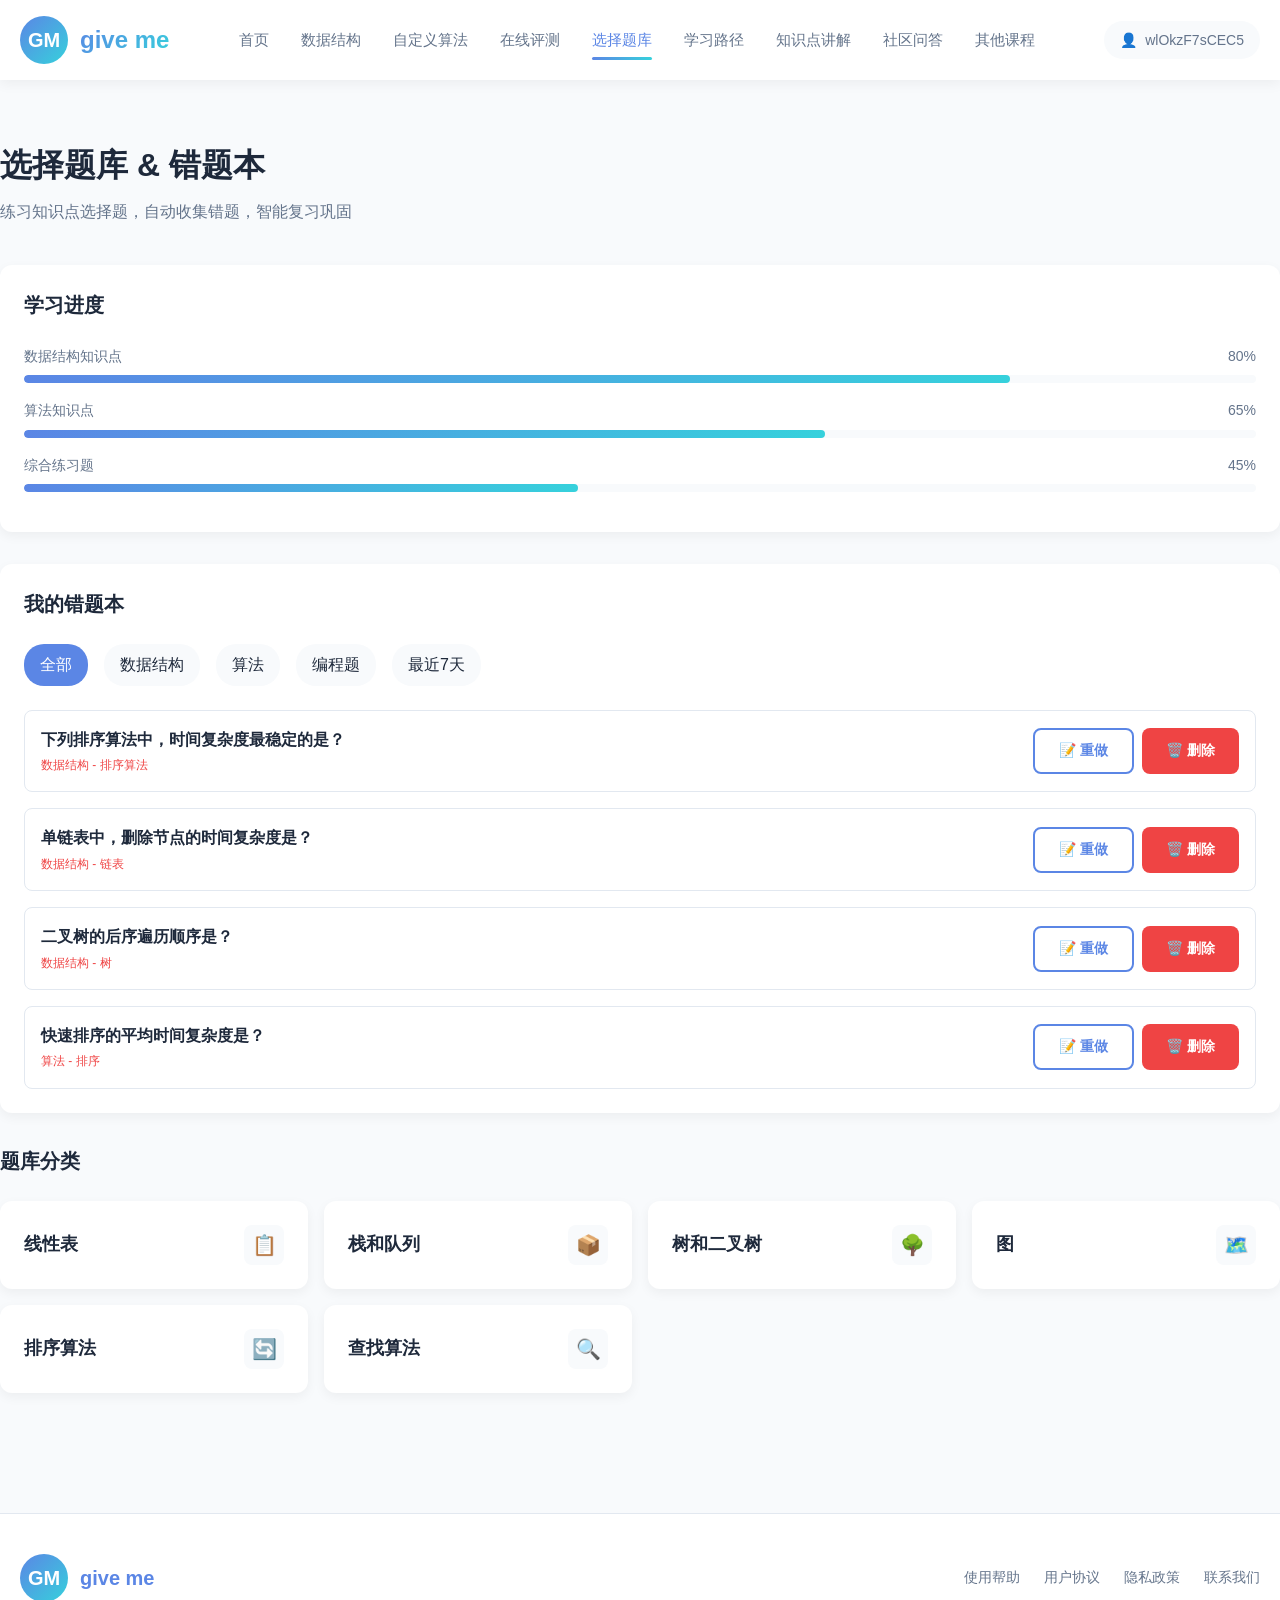
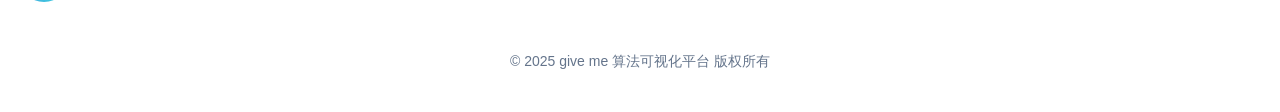
<file: choice-question.html>
<!DOCTYPE html>
<html lang="zh-CN">
<head>
    <meta charset="UTF-8">
    <meta name="viewport" content="width=device-width, initial-scale=1.0">
    <title>选择题库 - give me</title>
    <link rel="stylesheet" href="css/style.css">
</head>
<body>
<!-- 顶部导航 -->
<header class="header">
    <div class="container">
        <nav class="nav">
            <div class="logo">
                <div class="logo-icon">GM</div>
                <div class="logo-text">give me</div>
            </div>

            <div class="nav-menu">
                <a href="index.html" class="nav-link">首页</a>
                <a href="data-structure.html" class="nav-link">数据结构</a>
                <a href="custom-algorithm.html" class="nav-link">自定义算法</a>
                <a href="online-judge.html" class="nav-link">在线评测</a>
                <a href="choice-question.html" class="nav-link active">选择题库</a>
                <a href="learning-path.html" class="nav-link">学习路径</a>
                <a href="knowledge.html" class="nav-link">知识点讲解</a>
                <a href="community.html" class="nav-link">社区问答</a>
                <a href="other-courses.html" class="nav-link">其他课程</a>
            </div>

            <div class="user-profile" onclick="window.location.href='profile.html'">
                <span>👤</span>
                <span>wlOkzF7sCEC5</span>
            </div>
        </nav>
    </div>
</header>

<!-- 主体内容 -->
<main class="container page">
    <div class="page-header">
        <h1 class="page-title">选择题库 & 错题本</h1>
        <p class="page-desc">练习知识点选择题，自动收集错题，智能复习巩固</p>
    </div>

    <!-- 学习进度 -->
    <div class="progress-container">
        <h3 class="progress-title">学习进度</h3>
        <div class="progress-bar">
            <div class="progress-label">
                <span>数据结构知识点</span>
                <span>80%</span>
            </div>
            <div class="progress-bg">
                <div class="progress-fill" style="width: 80%"></div>
            </div>
        </div>
        <div class="progress-bar">
            <div class="progress-label">
                <span>算法知识点</span>
                <span>65%</span>
            </div>
            <div class="progress-bg">
                <div class="progress-fill" style="width: 65%"></div>
            </div>
        </div>
        <div class="progress-bar">
            <div class="progress-label">
                <span>综合练习题</span>
                <span>45%</span>
            </div>
            <div class="progress-bg">
                <div class="progress-fill" style="width: 45%"></div>
            </div>
        </div>
    </div>

    <!-- 错题本 -->
    <div class="error-book-container">
        <h3 class="progress-title">我的错题本</h3>
        <div class="error-filter">
            <div class="filter-tag active">全部</div>
            <div class="filter-tag">数据结构</div>
            <div class="filter-tag">算法</div>
            <div class="filter-tag">编程题</div>
            <div class="filter-tag">最近7天</div>
        </div>
        <div class="error-list">
            <div class="error-item">
                <div class="error-info">
                    <div class="error-title">下列排序算法中，时间复杂度最稳定的是？</div>
                    <div class="error-tag">数据结构 - 排序算法</div>
                </div>
                <div class="error-actions">
                    <button class="btn btn-outline">📝 重做</button>
                    <button class="btn btn-danger">🗑️ 删除</button>
                </div>
            </div>
            <div class="error-item">
                <div class="error-info">
                    <div class="error-title">单链表中，删除节点的时间复杂度是？</div>
                    <div class="error-tag">数据结构 - 链表</div>
                </div>
                <div class="error-actions">
                    <button class="btn btn-outline">📝 重做</button>
                    <button class="btn btn-danger">🗑️ 删除</button>
                </div>
            </div>
            <div class="error-item">
                <div class="error-info">
                    <div class="error-title">二叉树的后序遍历顺序是？</div>
                    <div class="error-tag">数据结构 - 树</div>
                </div>
                <div class="error-actions">
                    <button class="btn btn-outline">📝 重做</button>
                    <button class="btn btn-danger">🗑️ 删除</button>
                </div>
            </div>
            <div class="error-item">
                <div class="error-info">
                    <div class="error-title">快速排序的平均时间复杂度是？</div>
                    <div class="error-tag">算法 - 排序</div>
                </div>
                <div class="error-actions">
                    <button class="btn btn-outline">📝 重做</button>
                    <button class="btn btn-danger">🗑️ 删除</button>
                </div>
            </div>
        </div>
    </div>

    <!-- 题库分类 -->
    <h3 class="progress-title" style="margin-top: 32px">题库分类</h3>
    <div class="categories-grid">
        <div class="category-card" onclick="window.location.href='knowledge.html#linear-list'">
            <div class="category-title">线性表</div>
            <div class="category-icon">📋</div>
        </div>
        <div class="category-card" onclick="window.location.href='knowledge.html#stack'">
            <div class="category-title">栈和队列</div>
            <div class="category-icon">📦</div>
        </div>
        <div class="category-card" onclick="window.location.href='knowledge.html#binary-tree'">
            <div class="category-title">树和二叉树</div>
            <div class="category-icon">🌳</div>
        </div>
        <div class="category-card" onclick="window.location.href='knowledge.html#graph'">
            <div class="category-title">图</div>
            <div class="category-icon">🗺️</div>
        </div>
        <div class="category-card" onclick="window.location.href='knowledge.html#sort'">
            <div class="category-title">排序算法</div>
            <div class="category-icon">🔄</div>
        </div>
        <div class="category-card" onclick="window.location.href='knowledge.html#search'">
            <div class="category-title">查找算法</div>
            <div class="category-icon">🔍</div>
        </div>
    </div>
</main>

<!-- 页脚 -->
<footer class="footer">
    <div class="container footer-content">
        <div class="footer-logo">
            <div class="logo-icon">GM</div>
            <div class="footer-logo-text">give me</div>
        </div>

        <div class="footer-links">
            <a href="help.html" class="footer-link">使用帮助</a>
            <a href="#" class="footer-link">用户协议</a>
            <a href="#" class="footer-link">隐私政策</a>
            <a href="community.html" class="footer-link">联系我们</a>
        </div>

        <div class="footer-copyright">
            © 2025 give me 算法可视化平台 版权所有
        </div>
    </div>
</footer>

<script src="js/common.js"></script>
<script src="js/error-book.js"></script>
</body>
</html>
</file>
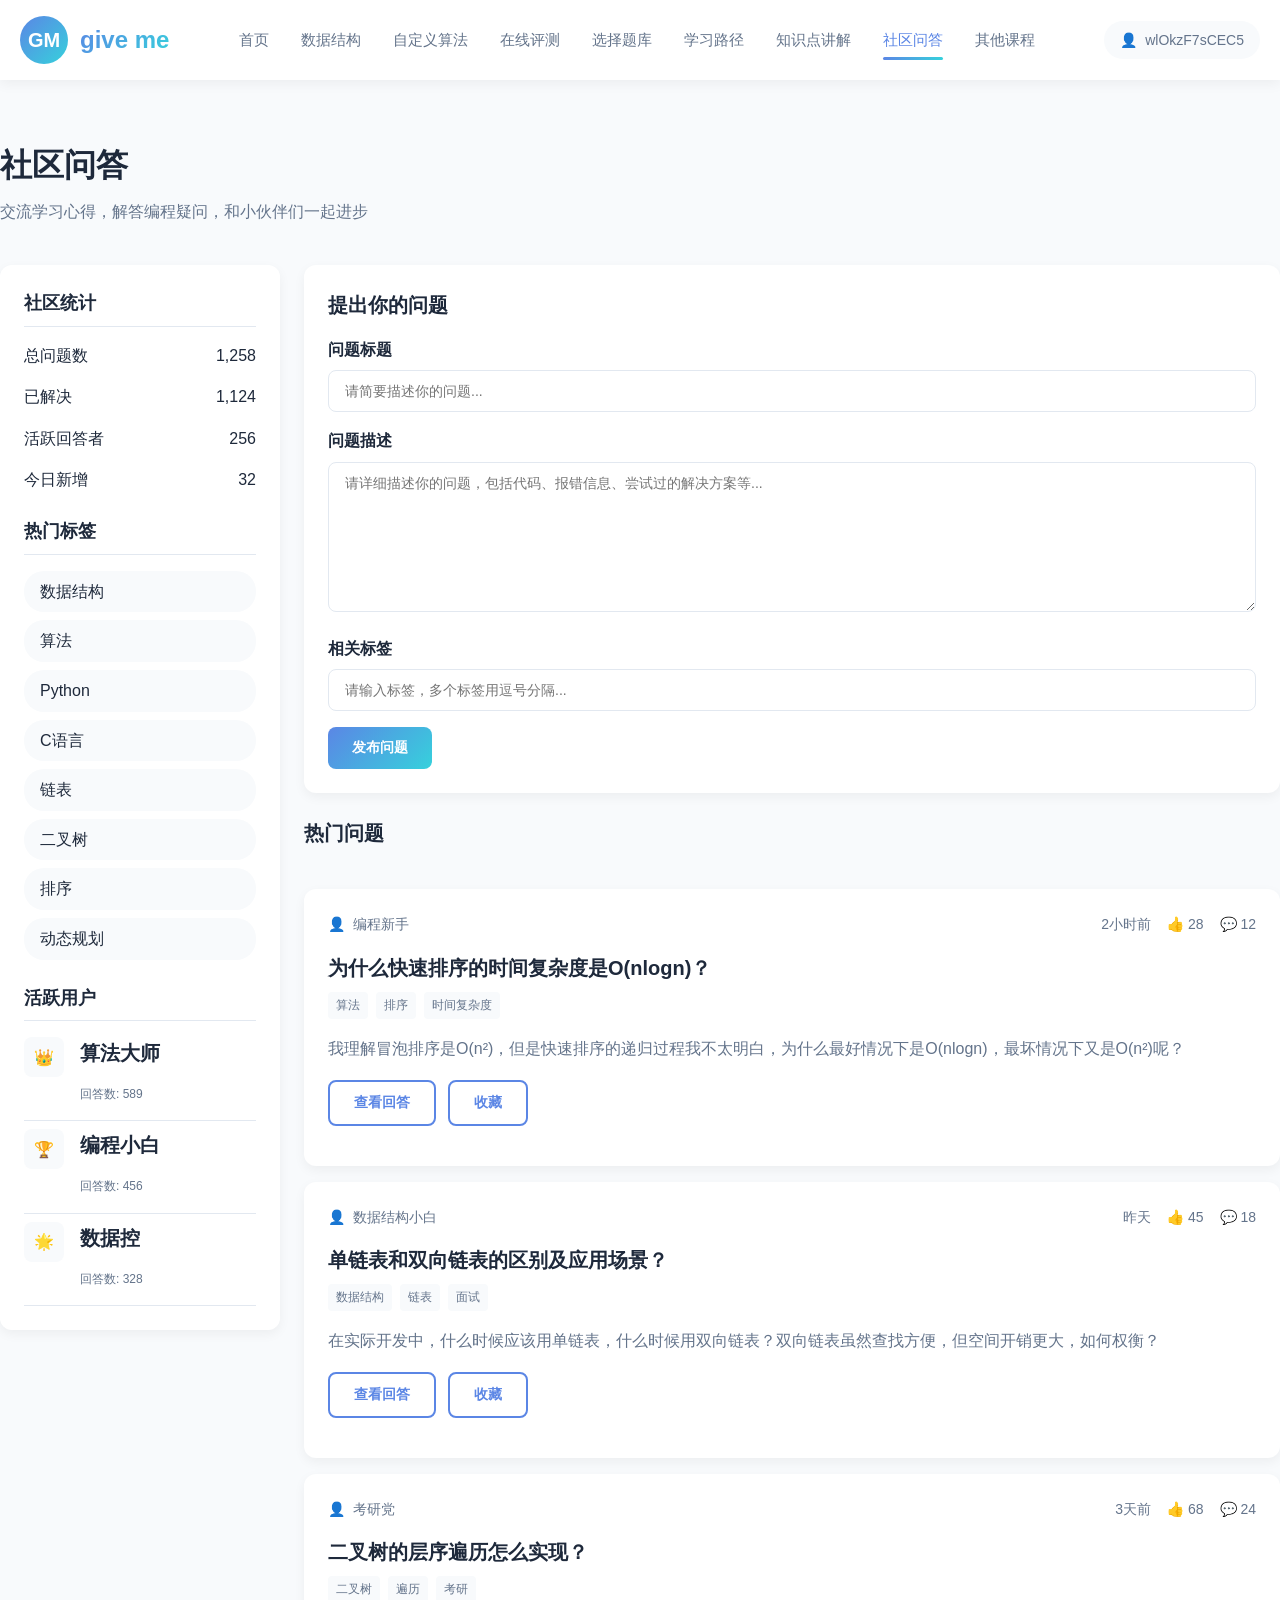
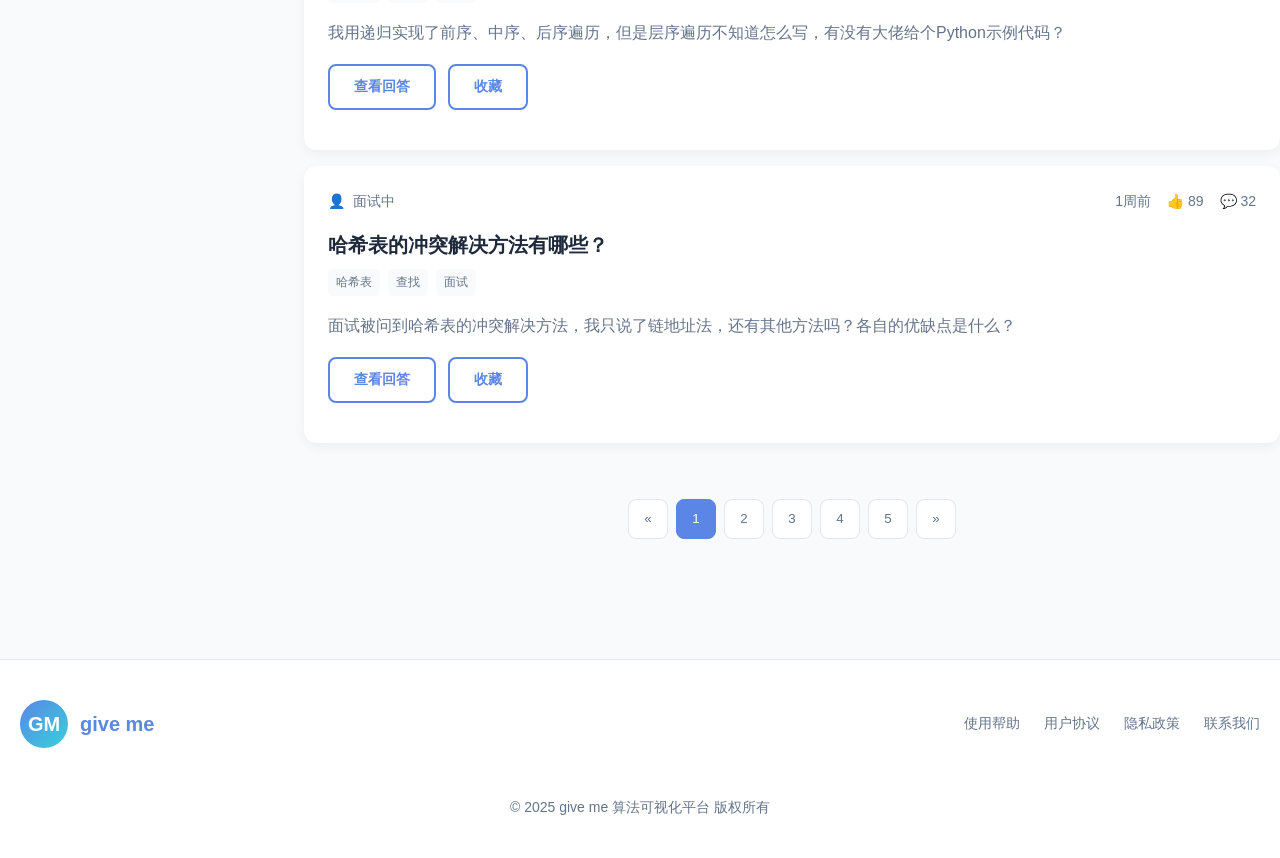
<file: community.html>
<!DOCTYPE html>
<html lang="zh-CN">
<head>
    <meta charset="UTF-8">
    <meta name="viewport" content="width=device-width, initial-scale=1.0">
    <title>社区问答 - give me</title>
    <link rel="stylesheet" href="css/style.css">
</head>
<body>
<!-- 顶部导航 -->
<header class="header">
    <div class="container">
        <nav class="nav">
            <div class="logo">
                <div class="logo-icon">GM</div>
                <div class="logo-text">give me</div>
            </div>

            <div class="nav-menu">
                <a href="index.html" class="nav-link">首页</a>
                <a href="data-structure.html" class="nav-link">数据结构</a>
                <a href="custom-algorithm.html" class="nav-link">自定义算法</a>
                <a href="online-judge.html" class="nav-link">在线评测</a>
                <a href="choice-question.html" class="nav-link">选择题库</a>
                <a href="learning-path.html" class="nav-link">学习路径</a>
                <a href="knowledge.html" class="nav-link">知识点讲解</a>
                <a href="community.html" class="nav-link active">社区问答</a>
                <a href="other-courses.html" class="nav-link">其他课程</a>
            </div>

            <div class="user-profile" onclick="window.location.href='profile.html'">
                <span>👤</span>
                <span>wlOkzF7sCEC5</span>
            </div>
        </nav>
    </div>
</header>

<!-- 主体内容 -->
<main class="container page">
    <div class="page-header">
        <h1 class="page-title">社区问答</h1>
        <p class="page-desc">交流学习心得，解答编程疑问，和小伙伴们一起进步</p>
    </div>

    <div class="community-container">
        <!-- 侧边栏 -->
        <div class="community-sidebar">
            <h3 class="sidebar-title">社区统计</h3>
            <div class="community-stats">
                <div class="community-stat">
                    <span>总问题数</span>
                    <span>1,258</span>
                </div>
                <div class="community-stat">
                    <span>已解决</span>
                    <span>1,124</span>
                </div>
                <div class="community-stat">
                    <span>活跃回答者</span>
                    <span>256</span>
                </div>
                <div class="community-stat">
                    <span>今日新增</span>
                    <span>32</span>
                </div>
            </div>

            <h3 class="sidebar-title" style="margin-top: 24px">热门标签</h3>
            <div class="sidebar-menu">
                <div class="filter-tag">数据结构</div>
                <div class="filter-tag">算法</div>
                <div class="filter-tag">Python</div>
                <div class="filter-tag">C语言</div>
                <div class="filter-tag">链表</div>
                <div class="filter-tag">二叉树</div>
                <div class="filter-tag">排序</div>
                <div class="filter-tag">动态规划</div>
            </div>

            <h3 class="sidebar-title" style="margin-top: 24px">活跃用户</h3>
            <div class="sidebar-menu">
                <div class="activity-item">
                    <div class="activity-icon">👑</div>
                    <div class="activity-content">
                        <div class="activity-title">算法大师</div>
                        <div class="activity-time">回答数: 589</div>
                    </div>
                </div>
                <div class="activity-item">
                    <div class="activity-icon">🏆</div>
                    <div class="activity-content">
                        <div class="activity-title">编程小白</div>
                        <div class="activity-time">回答数: 456</div>
                    </div>
                </div>
                <div class="activity-item">
                    <div class="activity-icon">🌟</div>
                    <div class="activity-content">
                        <div class="activity-title">数据控</div>
                        <div class="activity-time">回答数: 328</div>
                    </div>
                </div>
            </div>
        </div>

        <!-- 主内容区 -->
        <div class="community-main">
            <!-- 提问表单 -->
            <div class="question-form">
                <h3 class="form-title">提出你的问题</h3>
                <div class="form-group">
                    <label class="form-label">问题标题</label>
                    <input type="text" class="form-input" placeholder="请简要描述你的问题...">
                </div>
                <div class="form-group">
                    <label class="form-label">问题描述</label>
                    <textarea class="form-textarea" placeholder="请详细描述你的问题，包括代码、报错信息、尝试过的解决方案等..."></textarea>
                </div>
                <div class="form-group">
                    <label class="form-label">相关标签</label>
                    <input type="text" class="form-input" placeholder="请输入标签，多个标签用逗号分隔...">
                </div>
                <button class="btn btn-primary">发布问题</button>
            </div>

            <!-- 热门问题列表 -->
            <h3 style="font-size: 20px; font-weight: 600; margin-bottom: 16px;">热门问题</h3>
            <div class="questions-list">
                <!-- 问题1 -->
                <div class="question-item">
                    <div class="question-header">
                        <div class="question-author">
                            <span>👤</span>
                            <span>编程新手</span>
                        </div>
                        <div class="question-meta">
                            <span>2小时前</span>
                            <span>👍 28</span>
                            <span>💬 12</span>
                        </div>
                    </div>
                    <h3 class="question-title">为什么快速排序的时间复杂度是O(nlogn)？</h3>
                    <div class="question-tags">
                        <span class="question-tag">算法</span>
                        <span class="question-tag">排序</span>
                        <span class="question-tag">时间复杂度</span>
                    </div>
                    <p class="content-text" style="margin-top: 8px;">
                        我理解冒泡排序是O(n²)，但是快速排序的递归过程我不太明白，为什么最好情况下是O(nlogn)，最坏情况下又是O(n²)呢？
                    </p>
                    <div class="btn-group" style="margin-top: 16px;">
                        <button class="btn btn-outline">查看回答</button>
                        <button class="btn btn-outline">收藏</button>
                    </div>
                </div>

                <!-- 问题2 -->
                <div class="question-item">
                    <div class="question-header">
                        <div class="question-author">
                            <span>👤</span>
                            <span>数据结构小白</span>
                        </div>
                        <div class="question-meta">
                            <span>昨天</span>
                            <span>👍 45</span>
                            <span>💬 18</span>
                        </div>
                    </div>
                    <h3 class="question-title">单链表和双向链表的区别及应用场景？</h3>
                    <div class="question-tags">
                        <span class="question-tag">数据结构</span>
                        <span class="question-tag">链表</span>
                        <span class="question-tag">面试</span>
                    </div>
                    <p class="content-text" style="margin-top: 8px;">
                        在实际开发中，什么时候应该用单链表，什么时候用双向链表？双向链表虽然查找方便，但空间开销更大，如何权衡？
                    </p>
                    <div class="btn-group" style="margin-top: 16px;">
                        <button class="btn btn-outline">查看回答</button>
                        <button class="btn btn-outline">收藏</button>
                    </div>
                </div>

                <!-- 问题3 -->
                <div class="question-item">
                    <div class="question-header">
                        <div class="question-author">
                            <span>👤</span>
                            <span>考研党</span>
                        </div>
                        <div class="question-meta">
                            <span>3天前</span>
                            <span>👍 68</span>
                            <span>💬 24</span>
                        </div>
                    </div>
                    <h3 class="question-title">二叉树的层序遍历怎么实现？</h3>
                    <div class="question-tags">
                        <span class="question-tag">二叉树</span>
                        <span class="question-tag">遍历</span>
                        <span class="question-tag">考研</span>
                    </div>
                    <p class="content-text" style="margin-top: 8px;">
                        我用递归实现了前序、中序、后序遍历，但是层序遍历不知道怎么写，有没有大佬给个Python示例代码？
                    </p>
                    <div class="btn-group" style="margin-top: 16px;">
                        <button class="btn btn-outline">查看回答</button>
                        <button class="btn btn-outline">收藏</button>
                    </div>
                </div>

                <!-- 问题4 -->
                <div class="question-item">
                    <div class="question-header">
                        <div class="question-author">
                            <span>👤</span>
                            <span>面试中</span>
                        </div>
                        <div class="question-meta">
                            <span>1周前</span>
                            <span>👍 89</span>
                            <span>💬 32</span>
                        </div>
                    </div>
                    <h3 class="question-title">哈希表的冲突解决方法有哪些？</h3>
                    <div class="question-tags">
                        <span class="question-tag">哈希表</span>
                        <span class="question-tag">查找</span>
                        <span class="question-tag">面试</span>
                    </div>
                    <p class="content-text" style="margin-top: 8px;">
                        面试被问到哈希表的冲突解决方法，我只说了链地址法，还有其他方法吗？各自的优缺点是什么？
                    </p>
                    <div class="btn-group" style="margin-top: 16px;">
                        <button class="btn btn-outline">查看回答</button>
                        <button class="btn btn-outline">收藏</button>
                    </div>
                </div>
            </div>

            <!-- 分页 -->
            <div class="pagination">
                <button class="pagination-btn">«</button>
                <button class="pagination-btn active">1</button>
                <button class="pagination-btn">2</button>
                <button class="pagination-btn">3</button>
                <button class="pagination-btn">4</button>
                <button class="pagination-btn">5</button>
                <button class="pagination-btn">»</button>
            </div>
        </div>
    </div>
</main>

<!-- 页脚 -->
<footer class="footer">
    <div class="container footer-content">
        <div class="footer-logo">
            <div class="logo-icon">GM</div>
            <div class="footer-logo-text">give me</div>
        </div>

        <div class="footer-links">
            <a href="help.html" class="footer-link">使用帮助</a>
            <a href="#" class="footer-link">用户协议</a>
            <a href="#" class="footer-link">隐私政策</a>
            <a href="community.html" class="footer-link">联系我们</a>
        </div>

        <div class="footer-copyright">
            © 2025 give me 算法可视化平台 版权所有
        </div>
    </div>
</footer>

<script src="js/common.js"></script>
<script>
    // 社区问答页面交互逻辑
    document.addEventListener('DOMContentLoaded', () => {
      // 标签点击选中
      const tags = document.querySelectorAll('.filter-tag');
      tags.forEach(tag => {
        tag.addEventListener('click', () => {
          tag.classList.toggle('active');
        });
      });

      // 发布问题按钮点击事件
      const publishBtn = document.querySelector('.question-form .btn-primary');
      publishBtn.addEventListener('click', () => {
        const titleInput = document.querySelector('.question-form .form-input');
        const contentInput = document.querySelector('.question-form .form-textarea');

        if (!titleInput.value.trim()) {
          Toast.error('请输入问题标题！');
          return;
        }

        if (!contentInput.value.trim()) {
          Toast.error('请输入问题描述！');
          return;
        }

        Toast.success('问题发布成功！等待其他用户回答');
        titleInput.value = '';
        contentInput.value = '';
      });
    });
</script>
</body>
</html>
</file>
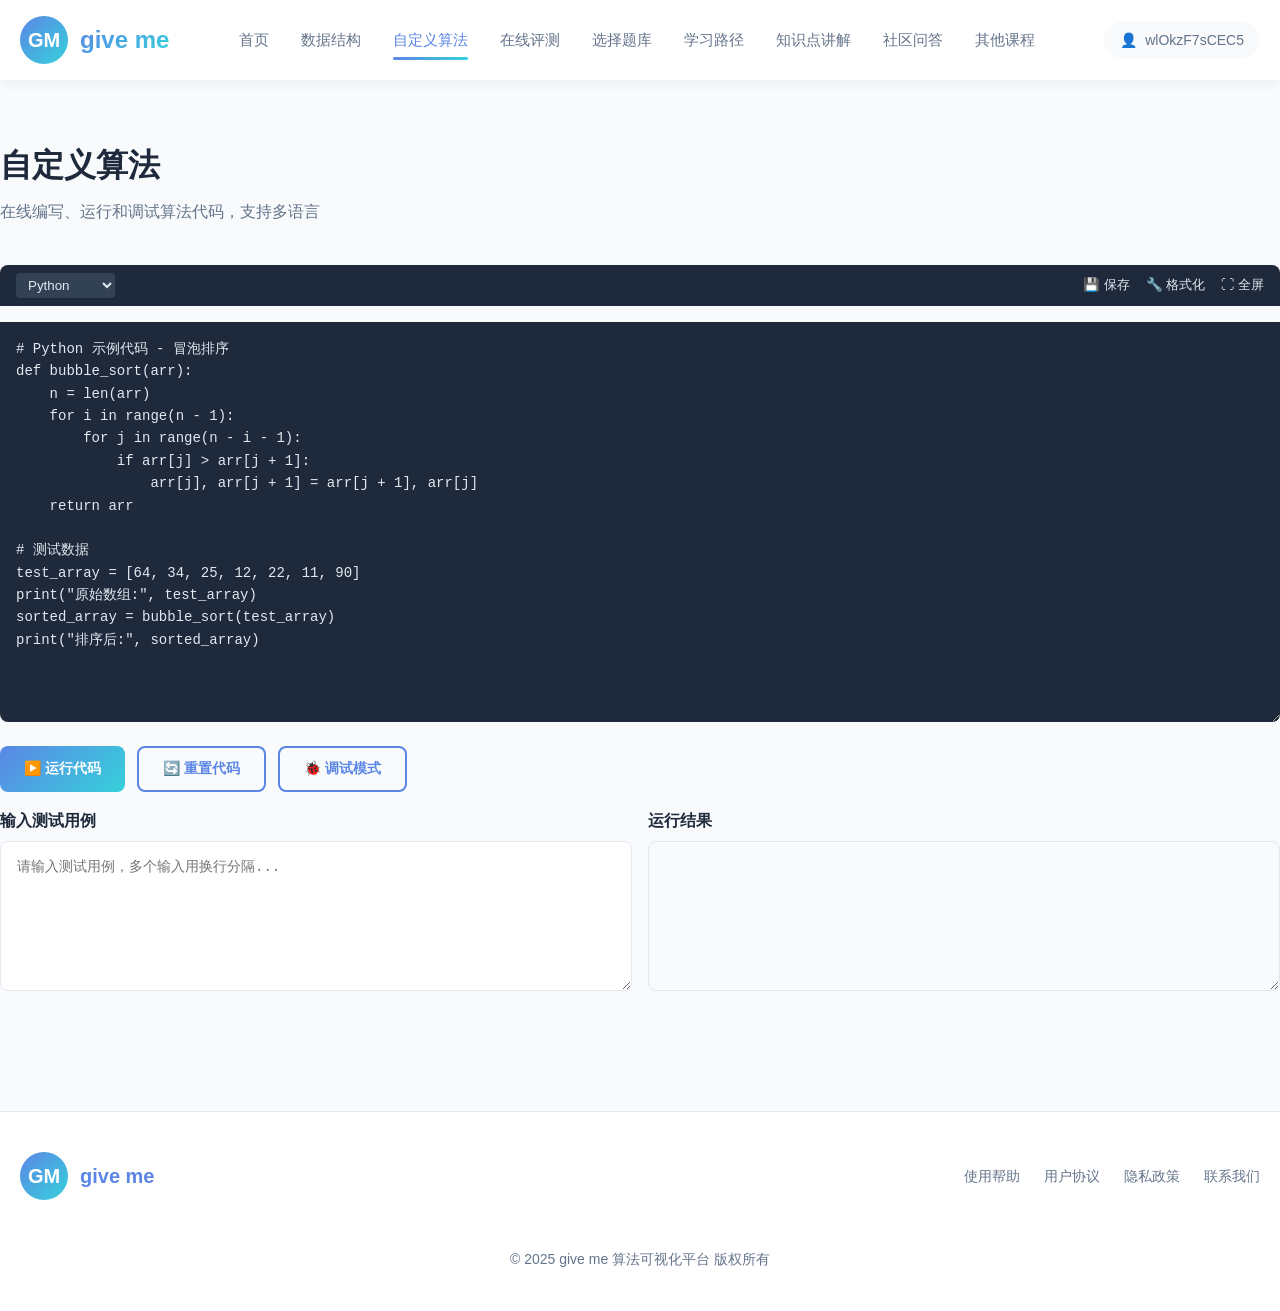
<file: custom-algorithm.html>
<!DOCTYPE html>
<html lang="zh-CN">
<head>
    <meta charset="UTF-8">
    <meta name="viewport" content="width=device-width, initial-scale=1.0">
    <title>自定义算法 - give me</title>
    <link rel="stylesheet" href="css/style.css">
</head>
<body>
<!-- 顶部导航 -->
<header class="header">
    <div class="container">
        <nav class="nav">
            <div class="logo">
                <div class="logo-icon">GM</div>
                <div class="logo-text">give me</div>
            </div>

            <div class="nav-menu">
                <a href="index.html" class="nav-link">首页</a>
                <a href="data-structure.html" class="nav-link">数据结构</a>
                <a href="custom-algorithm.html" class="nav-link active">自定义算法</a>
                <a href="online-judge.html" class="nav-link">在线评测</a>
                <a href="choice-question.html" class="nav-link">选择题库</a>
                <a href="learning-path.html" class="nav-link">学习路径</a>
                <a href="knowledge.html" class="nav-link">知识点讲解</a>
                <a href="community.html" class="nav-link">社区问答</a>
                <a href="other-courses.html" class="nav-link">其他课程</a>
            </div>

            <div class="user-profile" onclick="window.location.href='profile.html'">
                <span>👤</span>
                <span>wlOkzF7sCEC5</span>
            </div>
        </nav>
    </div>
</header>

<!-- 主体内容 -->
<main class="container page">
    <div class="page-header">
        <h1 class="page-title">自定义算法</h1>
        <p class="page-desc">在线编写、运行和调试算法代码，支持多语言</p>
    </div>

    <!-- 代码编辑器区域 -->
    <div class="code-editor-container">
        <div class="editor-header">
            <select id="languageSelect" class="language-select">
                <option value="python">Python</option>
                <option value="javascript">JavaScript</option>
                <option value="c">C</option>
                <option value="java">Java</option>
            </select>
            <div class="editor-toolbar">
                <button class="toolbar-btn" title="保存代码" id="saveBtn">💾 保存</button>
                <button class="toolbar-btn" title="格式化代码">🔧 格式化</button>
                <button class="toolbar-btn" title="全屏编辑">⛶ 全屏</button>
            </div>
        </div>
        <textarea id="codeEditor" class="code-editor"></textarea>
    </div>

    <!-- 控制按钮 -->
    <div class="btn-group">
        <button id="runBtn" class="btn btn-primary">▶️ 运行代码</button>
        <button id="resetBtn" class="btn btn-outline">🔄 重置代码</button>
        <button class="btn btn-outline">🐞 调试模式</button>
    </div>

    <!-- 输入输出区域 -->
    <div class="run-result">
        <div class="input-panel">
            <label class="panel-label">输入测试用例</label>
            <textarea id="inputArea" class="input-area" placeholder="请输入测试用例，多个输入用换行分隔..."></textarea>
        </div>
        <div class="output-panel">
            <label class="panel-label">运行结果</label>
            <div id="outputArea" class="output-area"></div>
        </div>
    </div>
</main>

<!-- 页脚 -->
<footer class="footer">
    <div class="container footer-content">
        <div class="footer-logo">
            <div class="logo-icon">GM</div>
            <div class="footer-logo-text">give me</div>
        </div>

        <div class="footer-links">
            <a href="help.html" class="footer-link">使用帮助</a>
            <a href="#" class="footer-link">用户协议</a>
            <a href="#" class="footer-link">隐私政策</a>
            <a href="community.html" class="footer-link">联系我们</a>
        </div>

        <div class="footer-copyright">
            © 2025 give me 算法可视化平台 版权所有
        </div>
    </div>
</footer>

<script src="js/common.js"></script>
<script src="js/editor.js"></script>
</body>
</html>
</file>
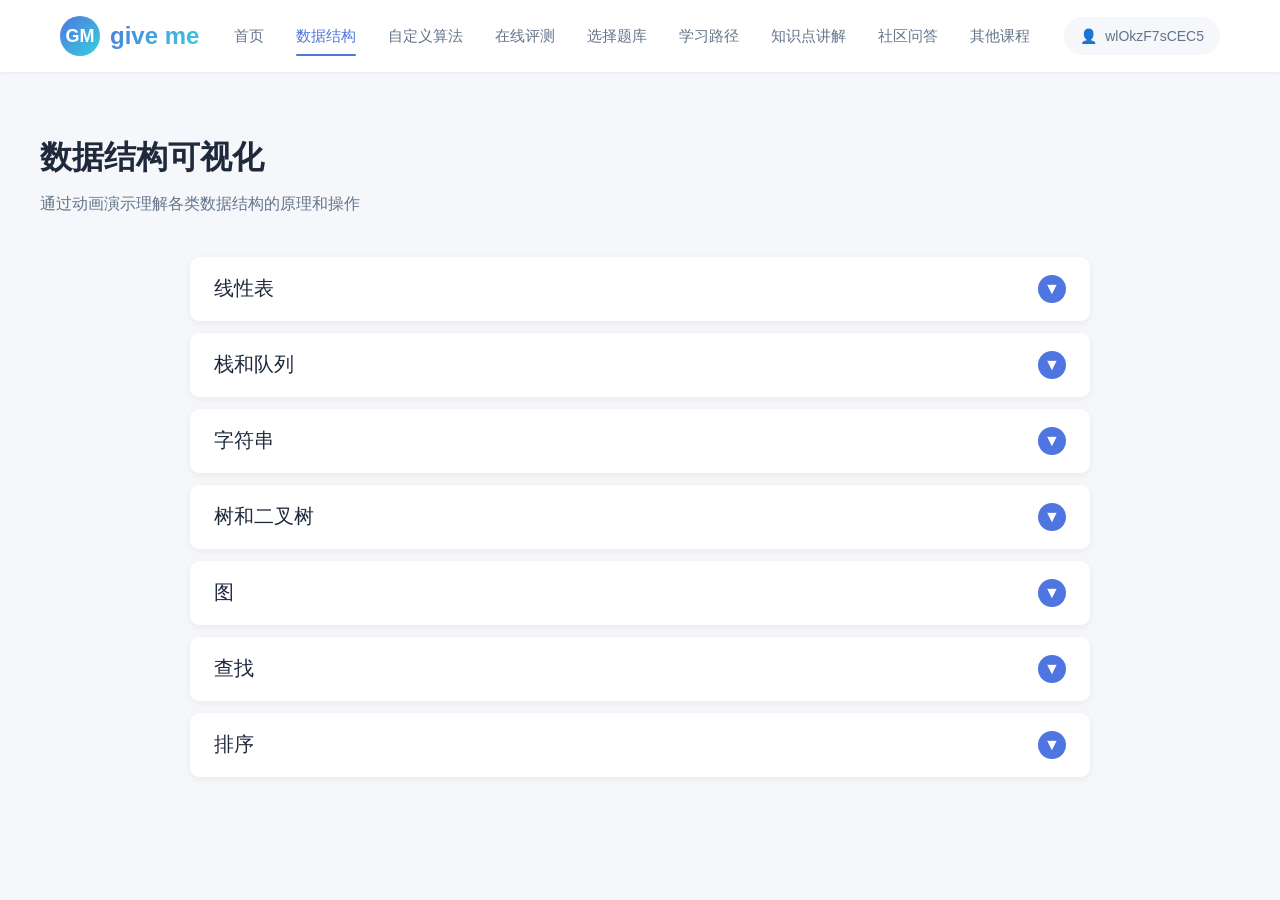
<file: data-structure.html>
<!DOCTYPE html>
<html lang="zh-CN">
<head>
    <meta charset="UTF-8">
    <meta name="viewport" content="width=device-width, initial-scale=1.0">
    <title>数据结构 - give me 算法可视化平台</title>
    <style>
        /* 全局样式重置 */
        * {
          margin: 0;
          padding: 0;
          box-sizing: border-box;
          font-family: "Microsoft Yahei", "PingFang SC", sans-serif;
        }

        body {
          background-color: #f5f7fa;
          color: #333;
          line-height: 1.6;
        }

        .container {
          max-width: 1200px;
          margin: 0 auto;
          padding: 0 20px;
        }

        /* 顶部导航栏（和首页一致） */
        .header {
          background-color: #ffffff;
          box-shadow: 0 1px 3px rgba(0, 0, 0, 0.05);
          padding: 16px 0;
          position: sticky;
          top: 0;
          z-index: 100;
        }

        .nav {
          display: flex;
          justify-content: space-between;
          align-items: center;
        }

        .logo {
          display: flex;
          align-items: center;
          gap: 10px;
        }

        .logo-icon {
          width: 40px;
          height: 40px;
          background: linear-gradient(135deg, #4f75e0, #36d1dc);
          color: #fff;
          border-radius: 50%;
          display: flex;
          align-items: center;
          justify-content: center;
          font-size: 18px;
          font-weight: bold;
        }

        .logo-text {
          font-size: 24px;
          font-weight: 600;
          background: linear-gradient(135deg, #4f75e0, #36d1dc);
          -webkit-background-clip: text;
          background-clip: text;
          color: transparent;
        }

        .nav-menu {
          display: flex;
          gap: 32px;
        }

        .nav-link {
          text-decoration: none;
          color: #64748b;
          font-size: 15px;
          font-weight: 500;
          padding: 8px 0;
          position: relative;
          transition: color 0.2s;
        }

        .nav-link:hover {
          color: #4f75e0;
        }

        .nav-link.active {
          color: #4f75e0;
        }

        .nav-link.active::after {
          content: "";
          position: absolute;
          bottom: 0;
          left: 0;
          width: 100%;
          height: 2px;
          background-color: #4f75e0;
          border-radius: 2px;
        }

        .user-profile {
          display: flex;
          align-items: center;
          gap: 8px;
          padding: 8px 16px;
          background-color: #f5f7fa;
          border-radius: 24px;
          cursor: pointer;
          color: #64748b;
          font-size: 14px;
        }

        /* 页面主体 */
        .page {
          padding: 60px 0;
        }

        .page-header {
          margin-bottom: 40px;
        }

        .page-title {
          font-size: 32px;
          font-weight: 600;
          color: #1e293b;
          margin-bottom: 8px;
        }

        .page-desc {
          font-size: 16px;
          color: #64748b;
        }

        /* 折叠面板样式（完全匹配你的截图） */
        .accordion {
          max-width: 900px;
          margin: 0 auto;
          display: flex;
          flex-direction: column;
          gap: 12px;
        }

        .accordion-item {
          background: #ffffff;
          border-radius: 10px;
          box-shadow: 0 2px 8px rgba(0, 0, 0, 0.06);
          overflow: hidden;
        }

        .accordion-header {
          width: 100%;
          padding: 18px 24px;
          display: flex;
          justify-content: space-between;
          align-items: center;
          background: #ffffff;
          border: none;
          font-size: 20px;
          font-weight: 500;
          color: #1e293b;
          cursor: pointer;
          transition: background 0.2s;
          text-align: left;
        }

        .accordion-header:hover {
          background: #f8fafc;
        }

        /* 蓝色圆形箭头（默认向下） */
        .accordion-icon {
          width: 28px;
          height: 28px;
          border-radius: 50%;
          background: #4f75e0;
          color: white;
          display: flex;
          align-items: center;
          justify-content: center;
          font-size: 16px;
          transition: transform 0.3s;
        }

        /* 展开时箭头旋转向上 */
        .accordion-item.active .accordion-icon {
          transform: rotate(180deg);
        }

        /* 面板内容（默认隐藏） */
        .accordion-content {
          max-height: 0;
          overflow: hidden;
          transition: max-height 0.3s ease, padding 0.3s ease;
        }

        .accordion-item.active .accordion-content {
          max-height: 500px;
          padding: 16px 24px 24px;
        }

        /* 内容列表样式 */
        .accordion-list {
          list-style: none;
          display: grid;
          grid-template-columns: repeat(auto-fill, minmax(260px, 1fr));
          gap: 10px;
        }

        .accordion-list li {
          padding: 10px 14px;
          background: #f8fafc;
          border-radius: 6px;
          color: #64748b;
          font-size: 15px;
        }

        .problem-link {
          text-decoration: none;
          color: inherit;
        }

        .problem-link:hover {
          color: #4f75e0;
        }
    </style>
</head>

<body>
<!-- 顶部导航栏（和首页完全一致） -->
<header class="header">
    <div class="container">
        <nav class="nav">
            <div class="logo">
                <div class="logo-icon">GM</div>
                <div class="logo-text">give me</div>
            </div>

            <div class="nav-menu">
                <a href="index.html" class="nav-link">首页</a>
                <a href="data-structure.html" class="nav-link active">数据结构</a>
                <a href="custom-algorithm.html" class="nav-link">自定义算法</a>
                <a href="online-judge.html" class="nav-link">在线评测</a>
                <a href="choice-question.html" class="nav-link">选择题库</a>
                <a href="learning-path.html" class="nav-link">学习路径</a>
                <a href="knowledge.html" class="nav-link">知识点讲解</a>
                <a href="community.html" class="nav-link">社区问答</a>
                <a href="other-courses.html" class="nav-link">其他课程</a>
            </div>

            <div class="user-profile">
                <span>👤</span>
                <span>wlOkzF7sCEC5</span>
            </div>
        </nav>
    </div>
</header>

<!-- 数据结构页面主体 -->
<main class="container page">
    <div class="page-header">
        <h1 class="page-title">数据结构可视化</h1>
        <p class="page-desc">通过动画演示理解各类数据结构的原理和操作</p>
    </div>

    <!-- 折叠面板（全部默认收起+蓝色圆形箭头） -->
    <div class="accordion">
        <!-- 线性表 -->
        <div class="accordion-item">
            <button class="accordion-header">
                线性表
                <span class="accordion-icon">▼</span>
            </button>
            <div class="accordion-content">
                <ul class="accordion-list">
                    <li><a href="knowledge.html#linear-list" class="problem-link">顺序表（数组）- 取值、查找、插入、删除</a></li>
                    <li><a href="knowledge.html#single-linked-list" class="problem-link">单链表 - 遍历、插入、删除、逆转</a></li>
                    <li><a href="knowledge.html#double-linked-list" class="problem-link">双向链表 - 遍历、插入、删除</a></li>
                    <li><a href="knowledge.html#circular-linked-list" class="problem-link">循环链表 - 遍历、约瑟夫环问题</a></li>
                </ul>
            </div>
        </div>

        <!-- 栈和队列 -->
        <div class="accordion-item">
            <button class="accordion-header">
                栈和队列
                <span class="accordion-icon">▼</span>
            </button>
            <div class="accordion-content">
                <ul class="accordion-list">
                    <li><a href="knowledge.html#stack" class="problem-link">顺序栈 - 入栈、出栈、括号匹配</a></li>
                    <li><a href="knowledge.html#link-stack" class="problem-link">链栈 - 入栈、出栈</a></li>
                    <li><a href="knowledge.html#queue" class="problem-link">循环队列 - 入队、出队</a></li>
                    <li><a href="knowledge.html#link-queue" class="problem-link">链队列 - 入队、出队</a></li>
                    <li><a href="knowledge.html#stack-application" class="problem-link">栈的应用 - 表达式求值、迷宫求解</a></li>
                </ul>
            </div>
        </div>

        <!-- 字符串 -->
        <div class="accordion-item">
            <button class="accordion-header">
                字符串
                <span class="accordion-icon">▼</span>
            </button>
            <div class="accordion-content">
                <ul class="accordion-list">
                    <li><a href="knowledge.html#string-match" class="problem-link">字符串匹配 - 暴力匹配</a></li>
                    <li><a href="knowledge.html#kmp" class="problem-link">KMP算法 - 模式匹配</a></li>
                    <li><a href="knowledge.html#string-operation" class="problem-link">字符串替换、拼接、分割</a></li>
                </ul>
            </div>
        </div>

        <!-- 树和二叉树 -->
        <div class="accordion-item">
            <button class="accordion-header">
                树和二叉树
                <span class="accordion-icon">▼</span>
            </button>
            <div class="accordion-content">
                <ul class="accordion-list">
                    <li><a href="knowledge.html#binary-tree" class="problem-link">二叉树 - 前序、中序、后序遍历</a></li>
                    <li><a href="knowledge.html#level-order" class="problem-link">二叉树 - 层序遍历</a></li>
                    <li><a href="knowledge.html#binary-sort-tree" class="problem-link">二叉排序树 - 插入、删除、查找</a></li>
                    <li><a href="knowledge.html#avl-tree" class="problem-link">平衡二叉树（AVL）- 旋转调整</a></li>
                    <li><a href="knowledge.html#huffman-tree" class="problem-link">哈夫曼树 - 构建、编码</a></li>
                </ul>
            </div>
        </div>

        <!-- 图 -->
        <div class="accordion-item">
            <button class="accordion-header">
                图
                <span class="accordion-icon">▼</span>
            </button>
            <div class="accordion-content">
                <ul class="accordion-list">
                    <li><a href="knowledge.html#adjacency-matrix" class="problem-link">邻接矩阵 - 图的存储</a></li>
                    <li><a href="knowledge.html#adjacency-list" class="problem-link">邻接表 - 图的存储</a></li>
                    <li><a href="knowledge.html#dfs" class="problem-link">深度优先搜索（DFS）</a></li>
                    <li><a href="knowledge.html#bfs" class="problem-link">广度优先搜索（BFS）</a></li>
                    <li><a href="knowledge.html#dijkstra" class="problem-link">最短路径 - Dijkstra算法</a></li>
                    <li><a href="knowledge.html#min-span-tree" class="problem-link">最小生成树 - Prim算法、Kruskal算法</a></li>
                </ul>
            </div>
        </div>

        <!-- 查找 -->
        <div class="accordion-item">
            <button class="accordion-header">
                查找
                <span class="accordion-icon">▼</span>
            </button>
            <div class="accordion-content">
                <ul class="accordion-list">
                    <li><a href="knowledge.html#sequential-search" class="problem-link">顺序查找</a></li>
                    <li><a href="knowledge.html#binary-search" class="problem-link">折半查找（二分查找）</a></li>
                    <li><a href="knowledge.html#block-search" class="problem-link">分块查找</a></li>
                    <li><a href="knowledge.html#hash-search" class="problem-link">哈希查找 - 构造、冲突处理</a></li>
                </ul>
            </div>
        </div>

        <!-- 排序 -->
        <div class="accordion-item">
            <button class="accordion-header">
                排序
                <span class="accordion-icon">▼</span>
            </button>
            <div class="accordion-content">
                <ul class="accordion-list">
                    <li><a href="knowledge.html#bubble-sort" class="problem-link">冒泡排序 - 基础版、优化版</a></li>
                    <li><a href="knowledge.html#selection-sort" class="problem-link">选择排序</a></li>
                    <li><a href="knowledge.html#insertion-sort" class="problem-link">插入排序 - 直接插入、希尔排序</a></li>
                    <li><a href="knowledge.html#quick-sort" class="problem-link">快速排序</a></li>
                    <li><a href="knowledge.html#merge-sort" class="problem-link">归并排序</a></li>
                    <li><a href="knowledge.html#heap-sort" class="problem-link">堆排序</a></li>
                    <li><a href="knowledge.html#radix-sort" class="problem-link">基数排序</a></li>
                </ul>
            </div>
        </div>
    </div>
</main>

<script>
    // 折叠面板交互逻辑
    document.addEventListener('DOMContentLoaded', function() {
      const accordionItems = document.querySelectorAll('.accordion-item');
      accordionItems.forEach(item => {
        const header = item.querySelector('.accordion-header');
        const icon = item.querySelector('.accordion-icon');

        header.addEventListener('click', () => {
          // 关闭其他所有面板
          accordionItems.forEach(otherItem => {
            if (otherItem !== item) {
              otherItem.classList.remove('active');
              otherItem.querySelector('.accordion-icon').textContent = '▼';
            }
          });

          // 切换当前面板
          item.classList.toggle('active');
          icon.textContent = item.classList.contains('active') ? '▲' : '▼';
        });
      });
    });
</script>

<!-- Dify官方悬浮智能体（所有人可访问） -->
<script>
    window.difyChatbotConfig = {
      token: '1b0y0qPTU7qGVaxA',
      baseUrl: 'https://api.dify.ai',
      inputs: {},
      systemVariables: {},
      userVariables: {},
      welcomeMessage: '你好！我是算法智能助手，有任何数据结构相关问题都可以问我～'
    }
</script>
<script
        src="https://api.dify.ai/v1/embed.min.js"
        id="1b0y0qPTU7qGVaxA"
        defer>
</script>

<style>
    #dify-chatbot-bubble-button {
      background-color: #4f75e0 !important;
      bottom: 30px !important;
      right: 30px !important;
      width: 60px !important;
      height: 60px !important;
      border-radius: 50% !important;
      box-shadow: 0 2px 8px rgba(0,0,0,0.15) !important;
    }
    #dify-chatbot-bubble-window {
      width: 380px !important;
      height: 600px !important;
      right: 30px !important;
      bottom: 100px !important;
      border-radius: 10px !important;
      box-shadow: 0 2px 8px rgba(0,0,0,0.06) !important;
    }
</style>

</body>
</html>
</file>
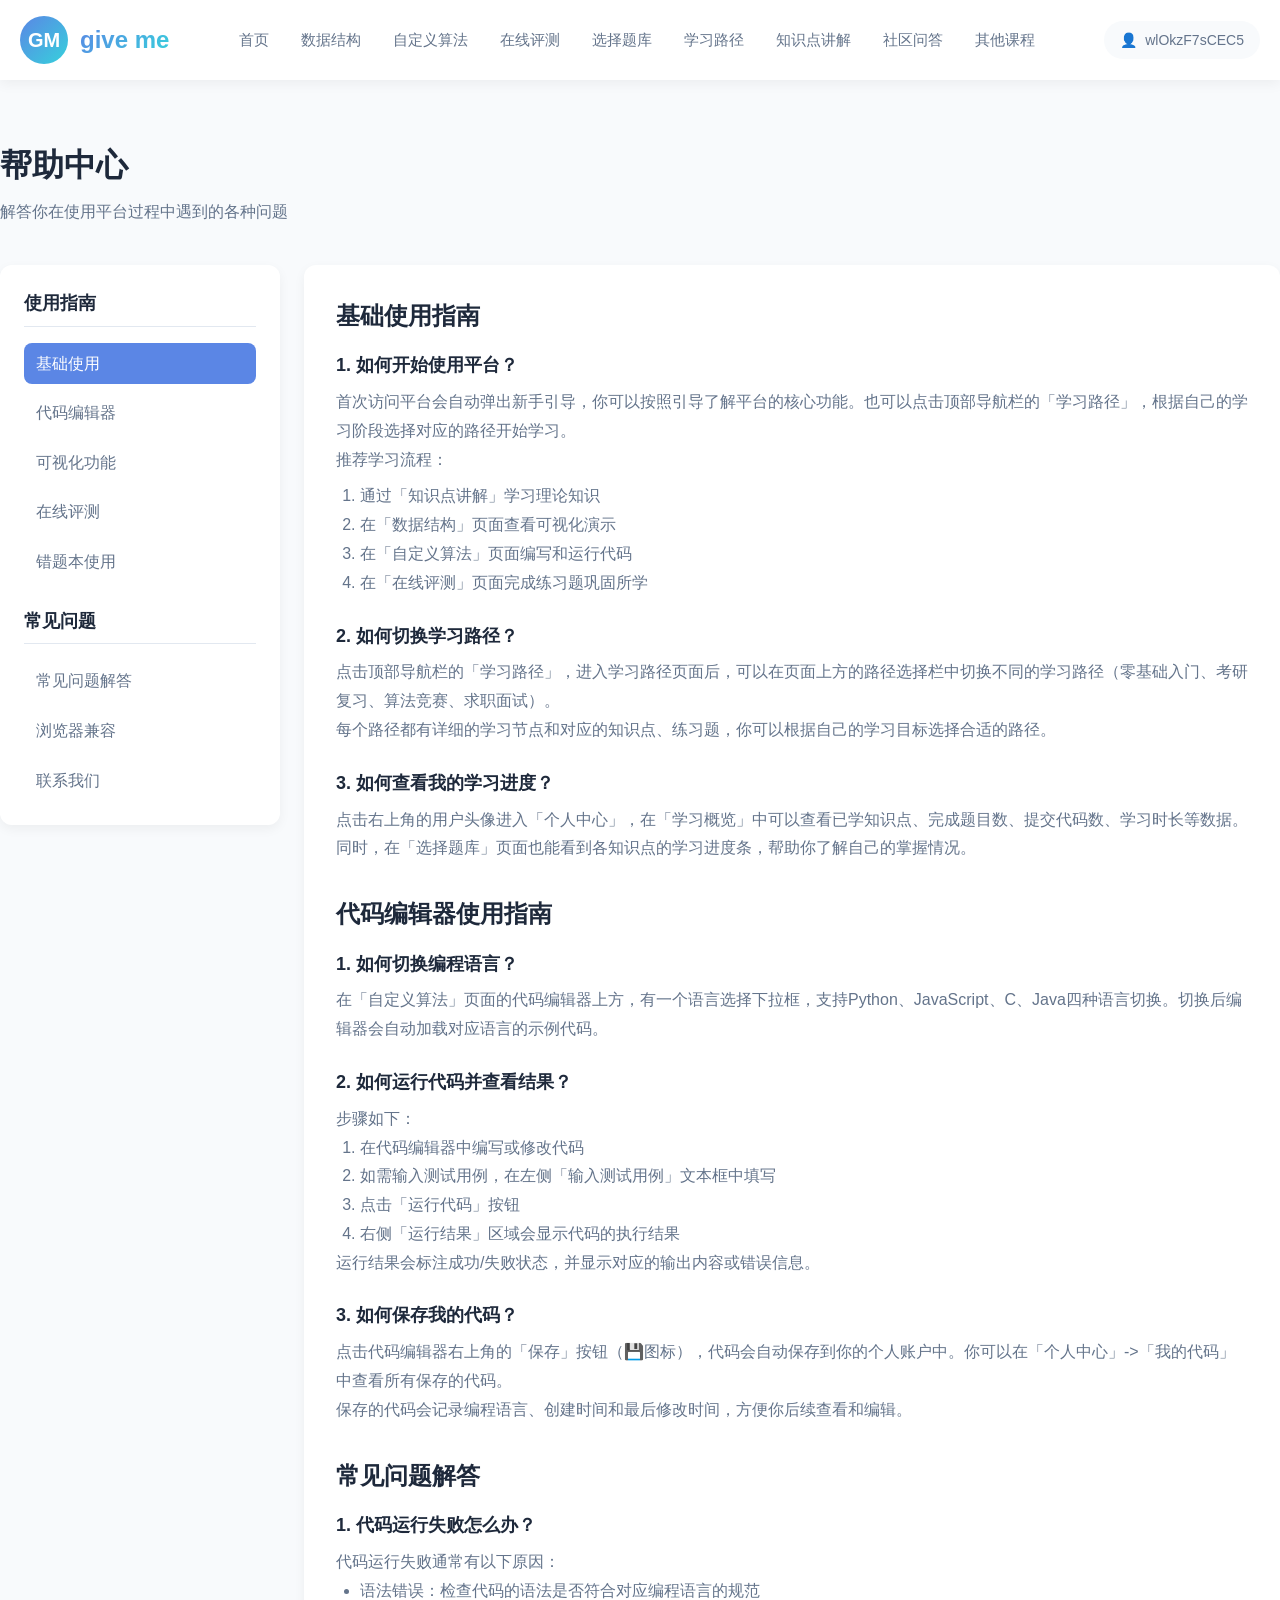
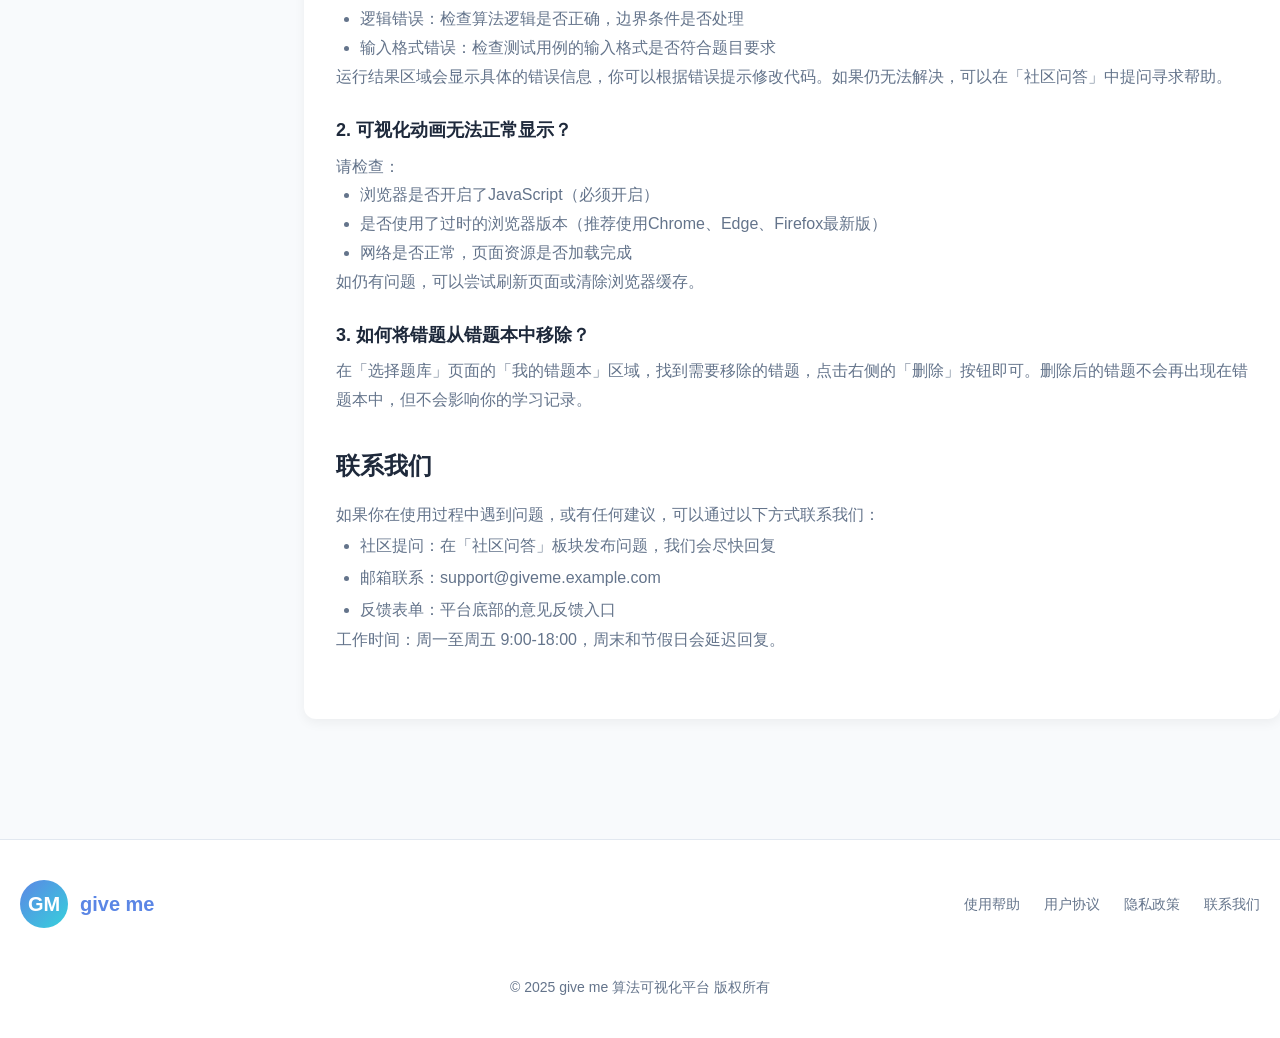
<file: help.html>
<!DOCTYPE html>
<html lang="zh-CN">
<head>
    <meta charset="UTF-8">
    <meta name="viewport" content="width=device-width, initial-scale=1.0">
    <title>帮助中心 - give me</title>
    <link rel="stylesheet" href="css/style.css">
</head>
<body>
<!-- 顶部导航 -->
<header class="header">
    <div class="container">
        <nav class="nav">
            <div class="logo">
                <div class="logo-icon">GM</div>
                <div class="logo-text">give me</div>
            </div>

            <div class="nav-menu">
                <a href="index.html" class="nav-link">首页</a>
                <a href="data-structure.html" class="nav-link">数据结构</a>
                <a href="custom-algorithm.html" class="nav-link">自定义算法</a>
                <a href="online-judge.html" class="nav-link">在线评测</a>
                <a href="choice-question.html" class="nav-link">选择题库</a>
                <a href="learning-path.html" class="nav-link">学习路径</a>
                <a href="knowledge.html" class="nav-link">知识点讲解</a>
                <a href="community.html" class="nav-link">社区问答</a>
                <a href="other-courses.html" class="nav-link">其他课程</a>
            </div>

            <div class="user-profile" onclick="window.location.href='profile.html'">
                <span>👤</span>
                <span>wlOkzF7sCEC5</span>
            </div>
        </nav>
    </div>
</header>

<!-- 主体内容 -->
<main class="container page">
    <div class="page-header">
        <h1 class="page-title">帮助中心</h1>
        <p class="page-desc">解答你在使用平台过程中遇到的各种问题</p>
    </div>

    <div class="help-container">
        <!-- 侧边栏 -->
        <div class="help-sidebar">
            <h3 class="sidebar-title">使用指南</h3>
            <div class="sidebar-menu">
                <a href="#basic-usage" class="sidebar-link active">基础使用</a>
                <a href="#editor-usage" class="sidebar-link">代码编辑器</a>
                <a href="#visual-usage" class="sidebar-link">可视化功能</a>
                <a href="#judge-usage" class="sidebar-link">在线评测</a>
                <a href="#error-book" class="sidebar-link">错题本使用</a>
            </div>

            <h3 class="sidebar-title" style="margin-top: 24px">常见问题</h3>
            <div class="sidebar-menu">
                <a href="#common-issues" class="sidebar-link">常见问题解答</a>
                <a href="#browser-issues" class="sidebar-link">浏览器兼容</a>
                <a href="#contact-us" class="sidebar-link">联系我们</a>
            </div>
        </div>

        <!-- 帮助内容 -->
        <div class="help-content">
            <!-- 基础使用 -->
            <section id="basic-usage" class="content-section">
                <h2 class="section-subtitle">基础使用指南</h2>
                <div class="faq-item">
                    <h3 class="faq-question">1. 如何开始使用平台？</h3>
                    <div class="faq-answer">
                        <p>首次访问平台会自动弹出新手引导，你可以按照引导了解平台的核心功能。也可以点击顶部导航栏的「学习路径」，根据自己的学习阶段选择对应的路径开始学习。</p>
                        <p>推荐学习流程：</p>
                        <ol style="margin-left: 24px; margin-top: 8px;">
                            <li>通过「知识点讲解」学习理论知识</li>
                            <li>在「数据结构」页面查看可视化演示</li>
                            <li>在「自定义算法」页面编写和运行代码</li>
                            <li>在「在线评测」页面完成练习题巩固所学</li>
                        </ol>
                    </div>
                </div>

                <div class="faq-item">
                    <h3 class="faq-question">2. 如何切换学习路径？</h3>
                    <div class="faq-answer">
                        <p>点击顶部导航栏的「学习路径」，进入学习路径页面后，可以在页面上方的路径选择栏中切换不同的学习路径（零基础入门、考研复习、算法竞赛、求职面试）。</p>
                        <p>每个路径都有详细的学习节点和对应的知识点、练习题，你可以根据自己的学习目标选择合适的路径。</p>
                    </div>
                </div>

                <div class="faq-item">
                    <h3 class="faq-question">3. 如何查看我的学习进度？</h3>
                    <div class="faq-answer">
                        <p>点击右上角的用户头像进入「个人中心」，在「学习概览」中可以查看已学知识点、完成题目数、提交代码数、学习时长等数据。</p>
                        <p>同时，在「选择题库」页面也能看到各知识点的学习进度条，帮助你了解自己的掌握情况。</p>
                    </div>
                </div>
            </section>

            <!-- 代码编辑器使用 -->
            <section id="editor-usage" class="content-section">
                <h2 class="section-subtitle">代码编辑器使用指南</h2>
                <div class="faq-item">
                    <h3 class="faq-question">1. 如何切换编程语言？</h3>
                    <div class="faq-answer">
                        <p>在「自定义算法」页面的代码编辑器上方，有一个语言选择下拉框，支持Python、JavaScript、C、Java四种语言切换。切换后编辑器会自动加载对应语言的示例代码。</p>
                    </div>
                </div>

                <div class="faq-item">
                    <h3 class="faq-question">2. 如何运行代码并查看结果？</h3>
                    <div class="faq-answer">
                        <p>步骤如下：</p>
                        <ol style="margin-left: 24px;">
                            <li>在代码编辑器中编写或修改代码</li>
                            <li>如需输入测试用例，在左侧「输入测试用例」文本框中填写</li>
                            <li>点击「运行代码」按钮</li>
                            <li>右侧「运行结果」区域会显示代码的执行结果</li>
                        </ol>
                        <p>运行结果会标注成功/失败状态，并显示对应的输出内容或错误信息。</p>
                    </div>
                </div>

                <div class="faq-item">
                    <h3 class="faq-question">3. 如何保存我的代码？</h3>
                    <div class="faq-answer">
                        <p>点击代码编辑器右上角的「保存」按钮（💾图标），代码会自动保存到你的个人账户中。你可以在「个人中心」->「我的代码」中查看所有保存的代码。</p>
                        <p>保存的代码会记录编程语言、创建时间和最后修改时间，方便你后续查看和编辑。</p>
                    </div>
                </div>
            </section>

            <!-- 常见问题 -->
            <section id="common-issues" class="content-section">
                <h2 class="section-subtitle">常见问题解答</h2>
                <div class="faq-item">
                    <h3 class="faq-question">1. 代码运行失败怎么办？</h3>
                    <div class="faq-answer">
                        <p>代码运行失败通常有以下原因：</p>
                        <ul style="margin-left: 24px;">
                            <li>语法错误：检查代码的语法是否符合对应编程语言的规范</li>
                            <li>逻辑错误：检查算法逻辑是否正确，边界条件是否处理</li>
                            <li>输入格式错误：检查测试用例的输入格式是否符合题目要求</li>
                        </ul>
                        <p>运行结果区域会显示具体的错误信息，你可以根据错误提示修改代码。如果仍无法解决，可以在「社区问答」中提问寻求帮助。</p>
                    </div>
                </div>

                <div class="faq-item">
                    <h3 class="faq-question">2. 可视化动画无法正常显示？</h3>
                    <div class="faq-answer">
                        <p>请检查：</p>
                        <ul style="margin-left: 24px;">
                            <li>浏览器是否开启了JavaScript（必须开启）</li>
                            <li>是否使用了过时的浏览器版本（推荐使用Chrome、Edge、Firefox最新版）</li>
                            <li>网络是否正常，页面资源是否加载完成</li>
                        </ul>
                        <p>如仍有问题，可以尝试刷新页面或清除浏览器缓存。</p>
                    </div>
                </div>

                <div class="faq-item">
                    <h3 class="faq-question">3. 如何将错题从错题本中移除？</h3>
                    <div class="faq-answer">
                        <p>在「选择题库」页面的「我的错题本」区域，找到需要移除的错题，点击右侧的「删除」按钮即可。删除后的错题不会再出现在错题本中，但不会影响你的学习记录。</p>
                    </div>
                </div>
            </section>

            <!-- 联系我们 -->
            <section id="contact-us" class="content-section">
                <h2 class="section-subtitle">联系我们</h2>
                <div class="faq-answer">
                    <p>如果你在使用过程中遇到问题，或有任何建议，可以通过以下方式联系我们：</p>
                    <ul style="margin-left: 24px; line-height: 2;">
                        <li>社区提问：在「社区问答」板块发布问题，我们会尽快回复</li>
                        <li>邮箱联系：support@giveme.example.com</li>
                        <li>反馈表单：平台底部的意见反馈入口</li>
                    </ul>
                    <p>工作时间：周一至周五 9:00-18:00，周末和节假日会延迟回复。</p>
                </div>
            </section>
        </div>
    </div>
</main>

<!-- 页脚 -->
<footer class="footer">
    <div class="container footer-content">
        <div class="footer-logo">
            <div class="logo-icon">GM</div>
            <div class="footer-logo-text">give me</div>
        </div>

        <div class="footer-links">
            <a href="help.html" class="footer-link">使用帮助</a>
            <a href="#" class="footer-link">用户协议</a>
            <a href="#" class="footer-link">隐私政策</a>
            <a href="community.html" class="footer-link">联系我们</a>
        </div>

        <div class="footer-copyright">
            © 2025 give me 算法可视化平台 版权所有
        </div>
    </div>
</footer>

<script src="js/common.js"></script>
<script>
    // 帮助中心页面交互
    document.addEventListener('DOMContentLoaded', () => {
      // 侧边栏导航点击事件
      const helpLinks = document.querySelectorAll('.sidebar-link');
      helpLinks.forEach(link => {
        link.addEventListener('click', (e) => {
          e.preventDefault();

          // 移除所有active类
          helpLinks.forEach(item => item.classList.remove('active'));
          // 添加当前active类
          link.classList.add('active');

          // 滚动到对应区域
          const targetId = link.getAttribute('href').substring(1);
          const targetElement = document.getElementById(targetId);
          if (targetElement) {
            targetElement.scrollIntoView({ behavior: 'smooth' });
          }
        });
      });
    });
</script>
</body>
</html>
</file>
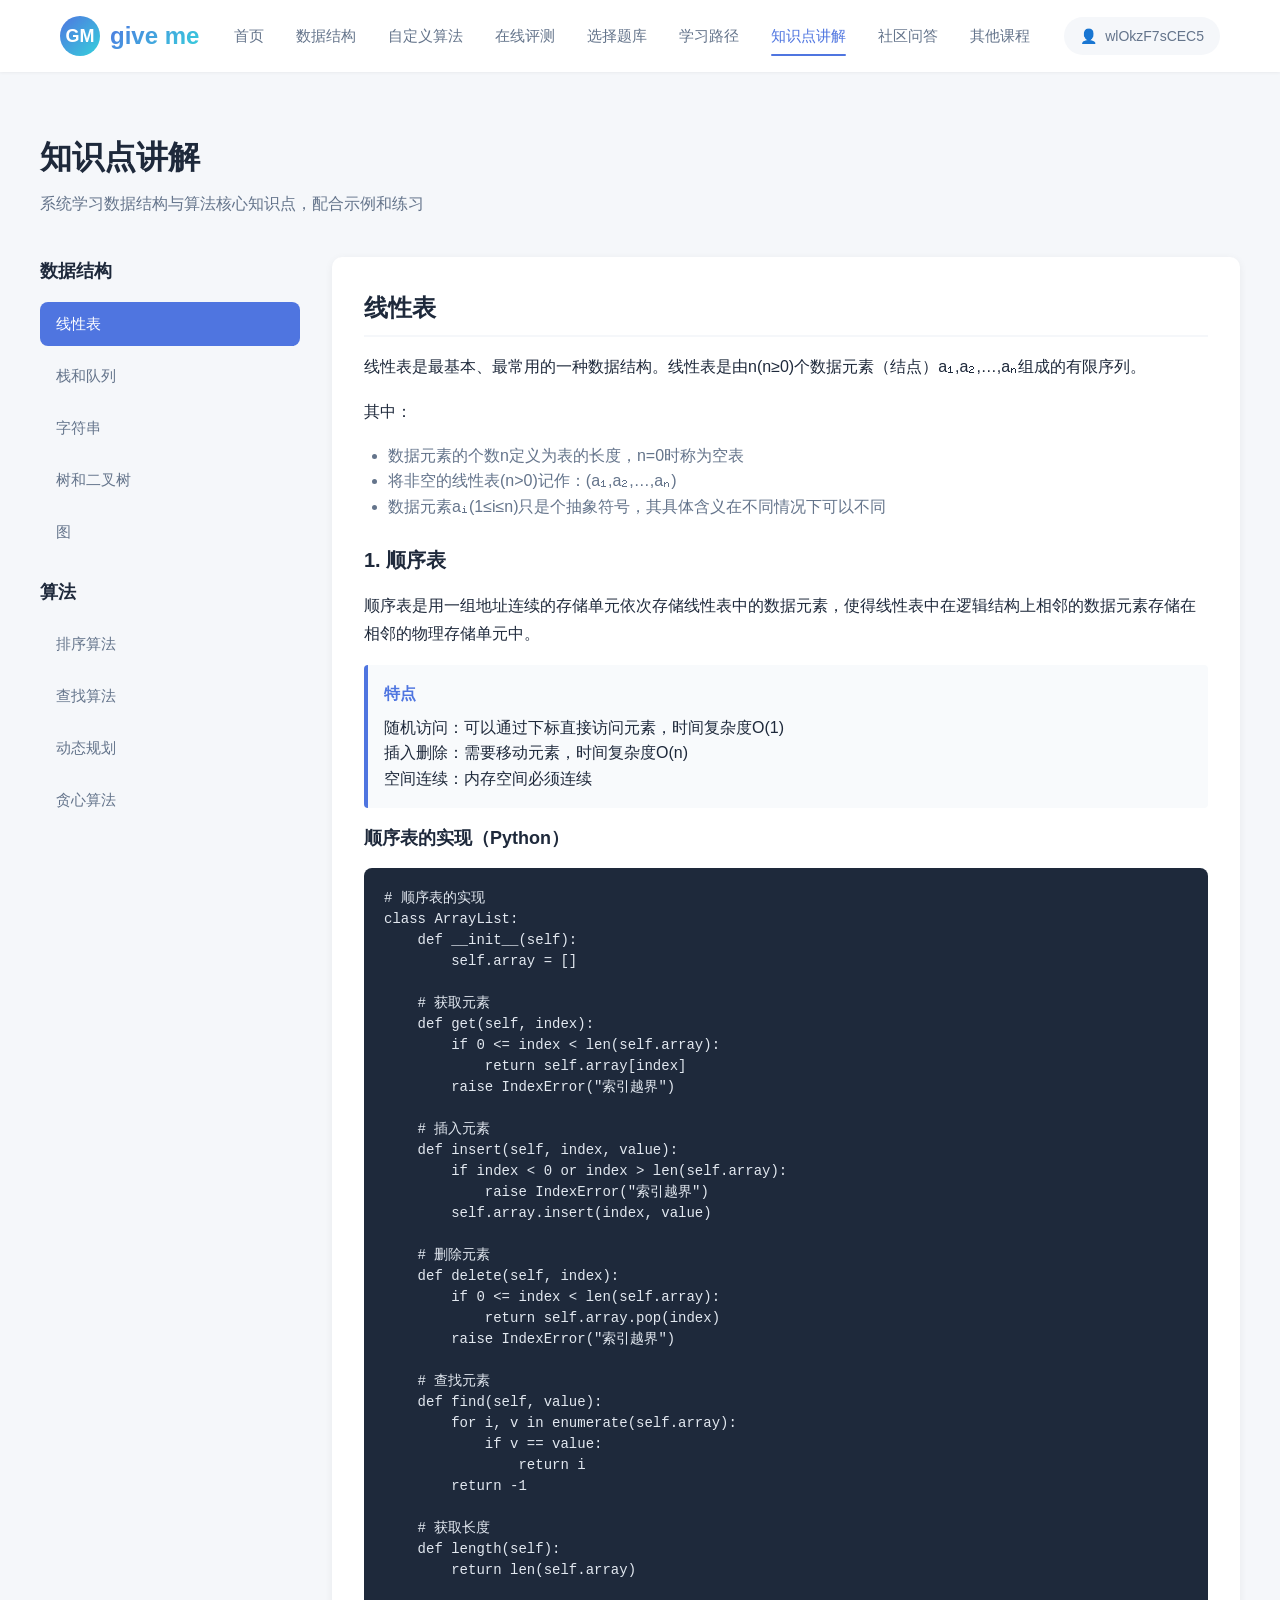
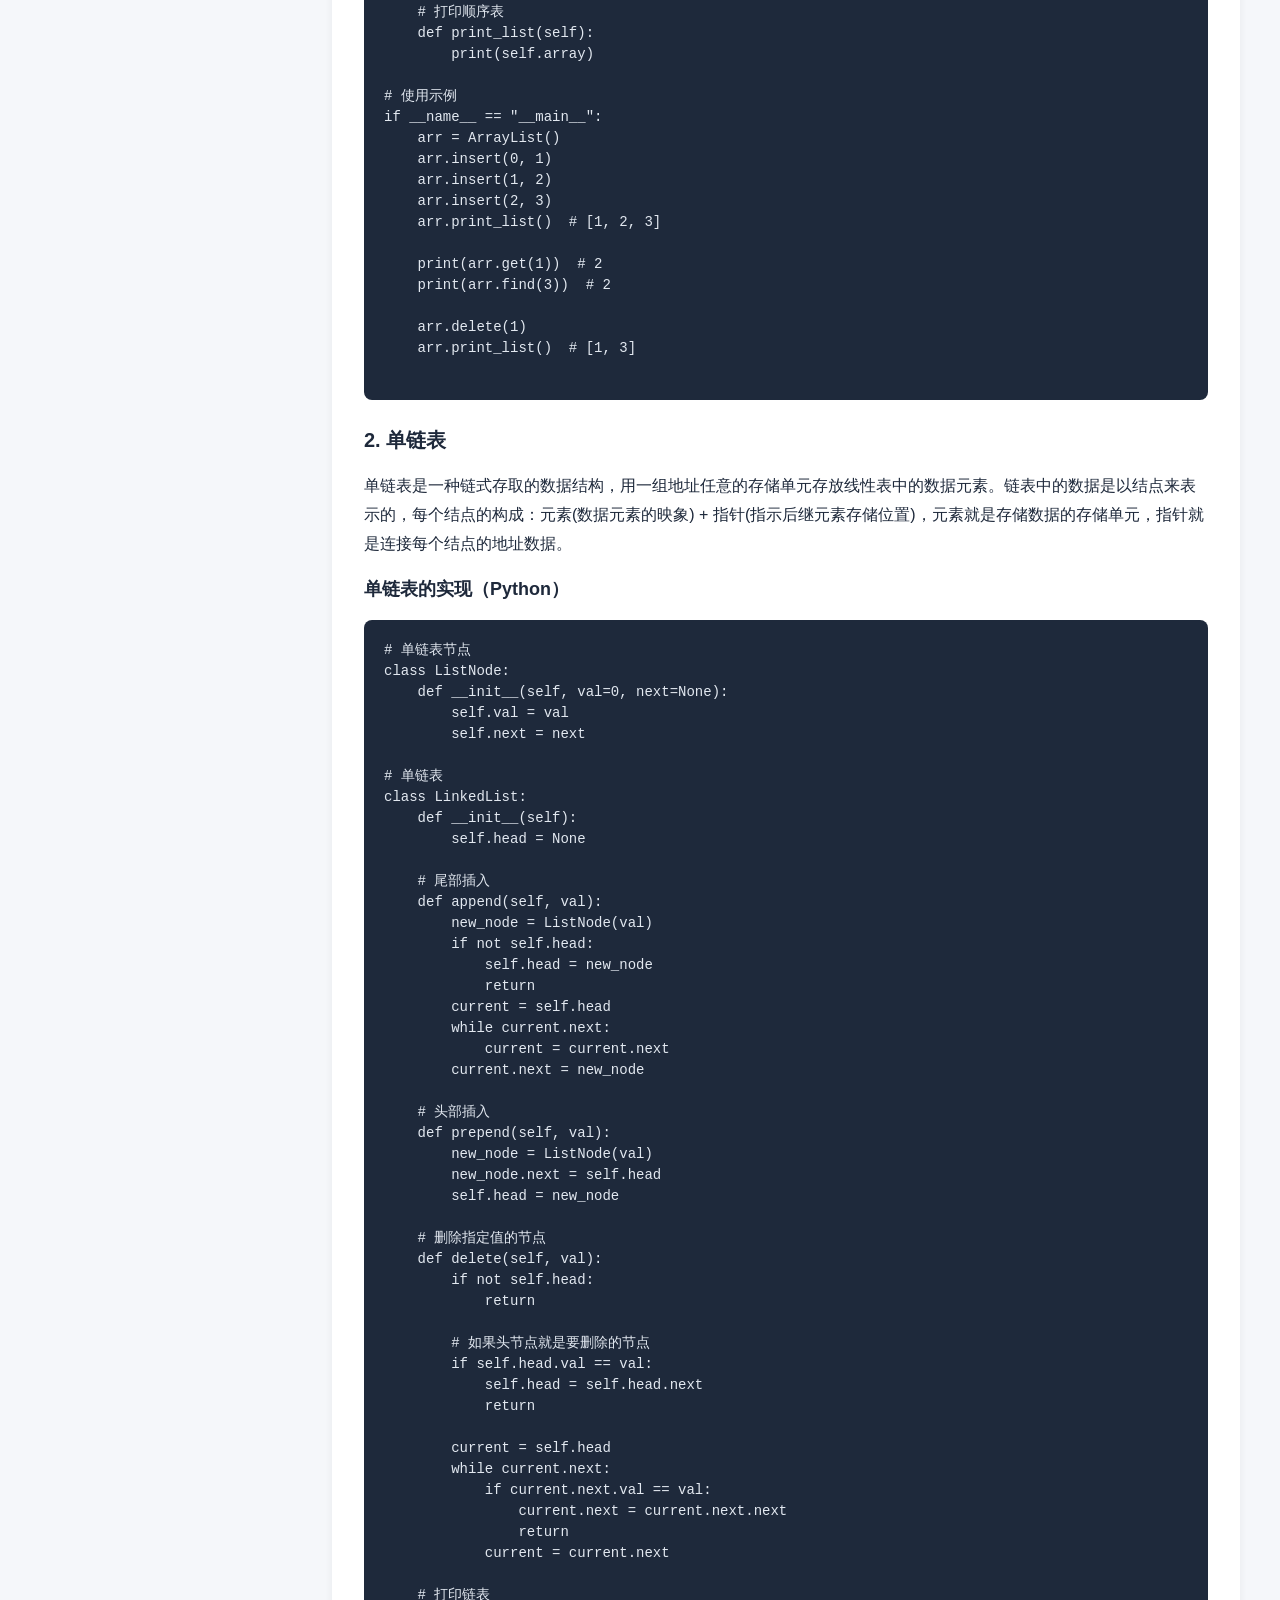
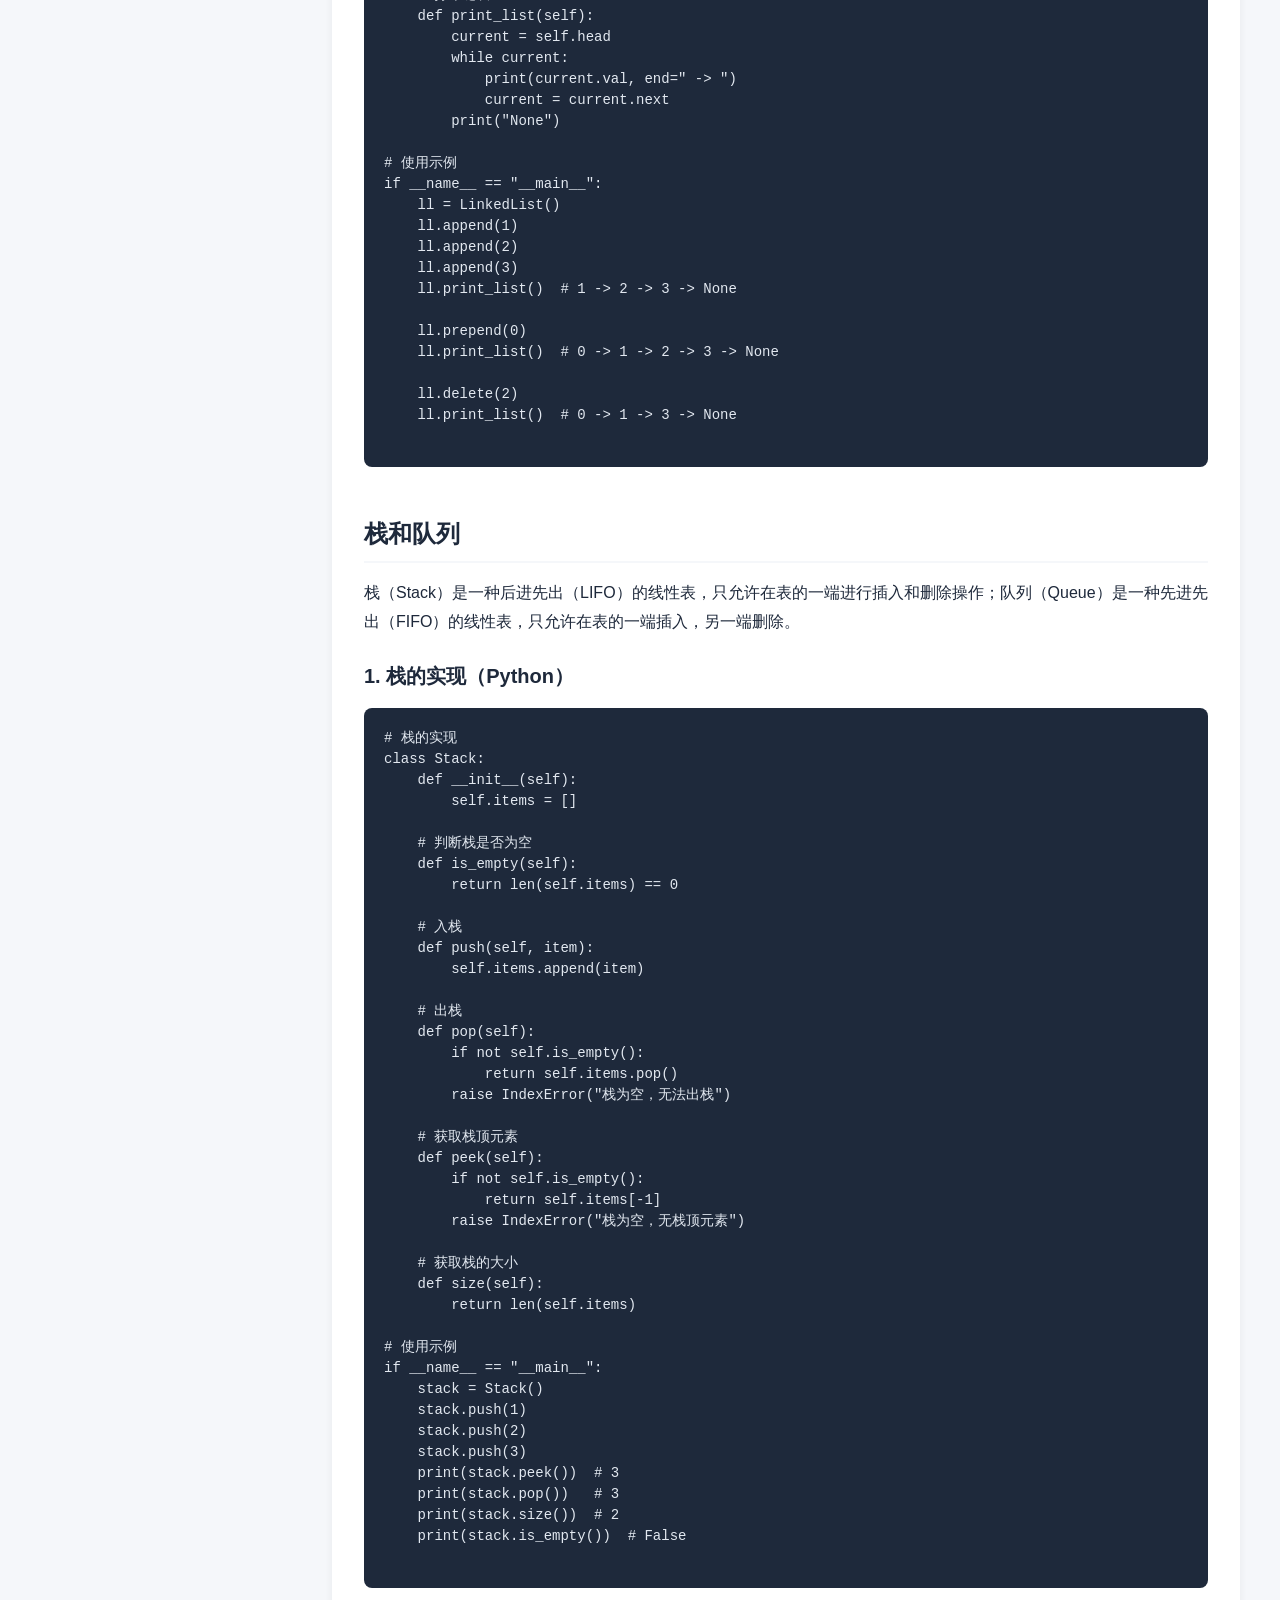
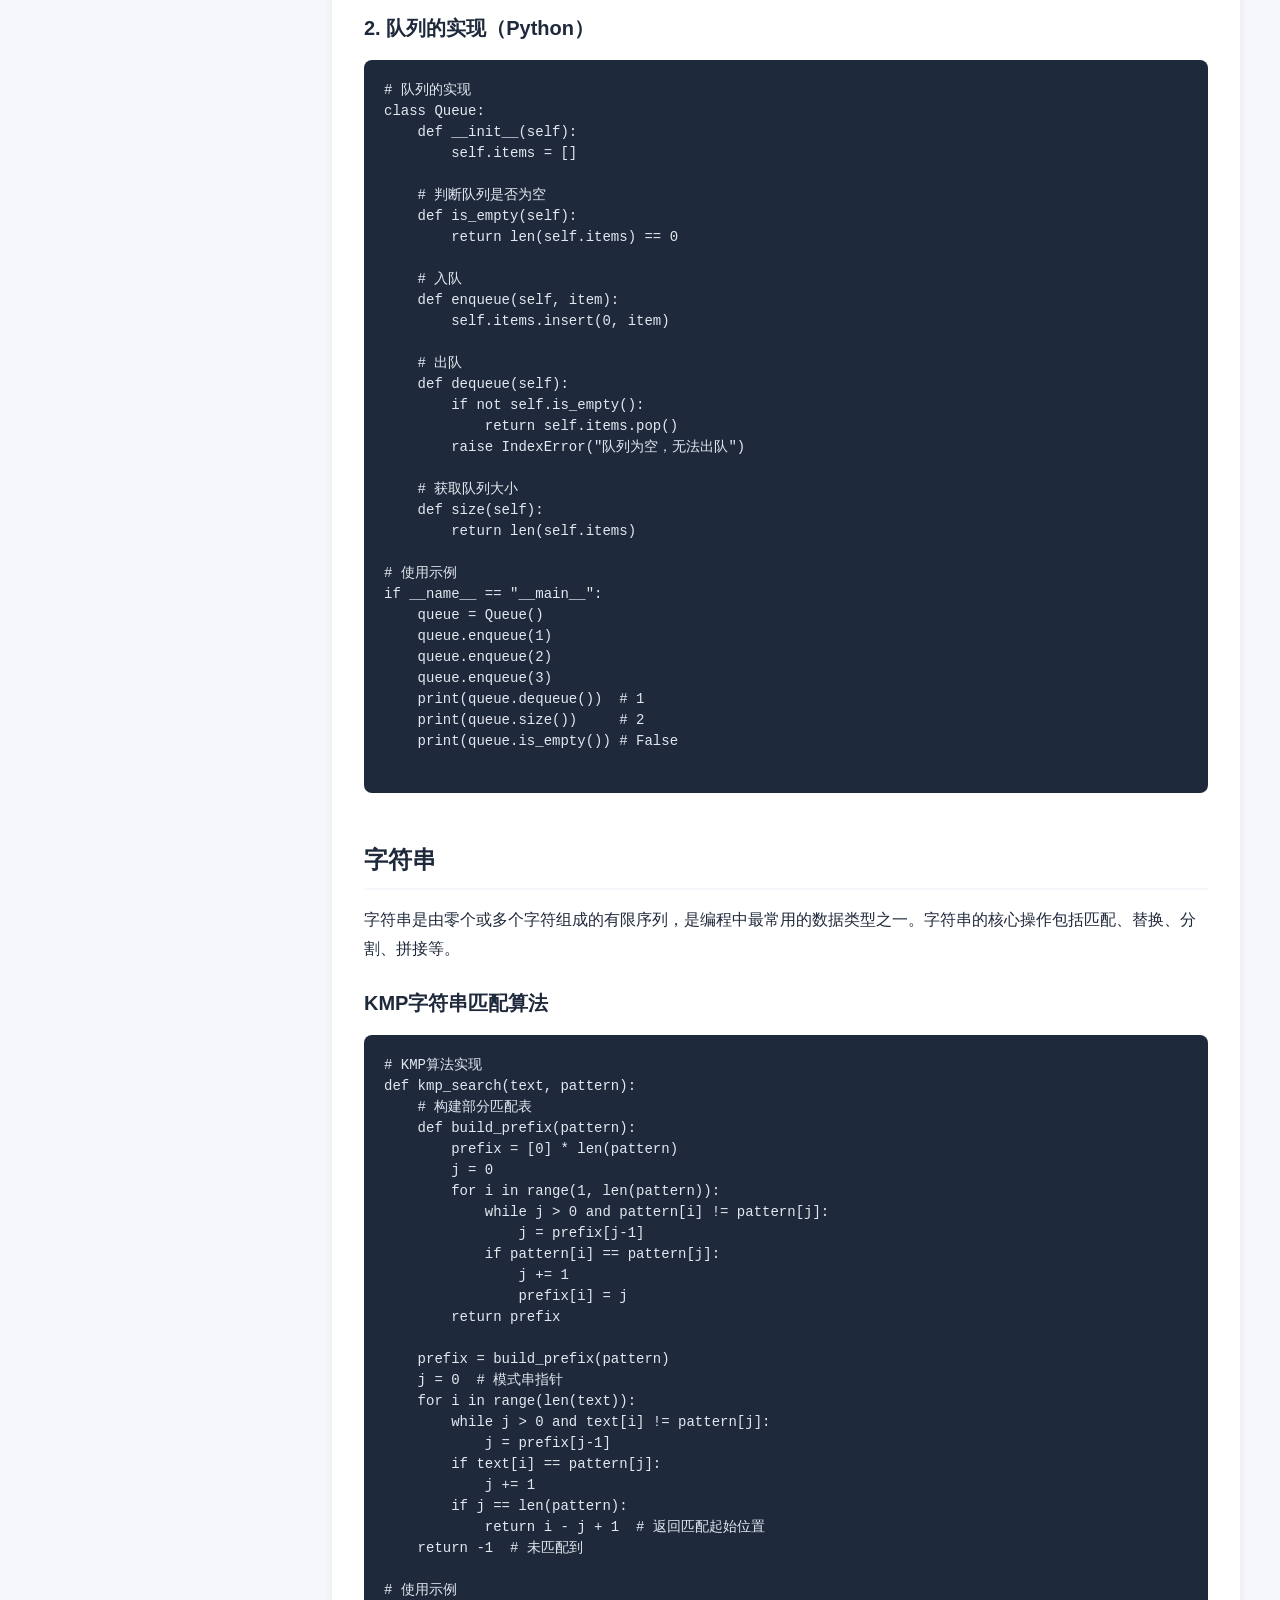
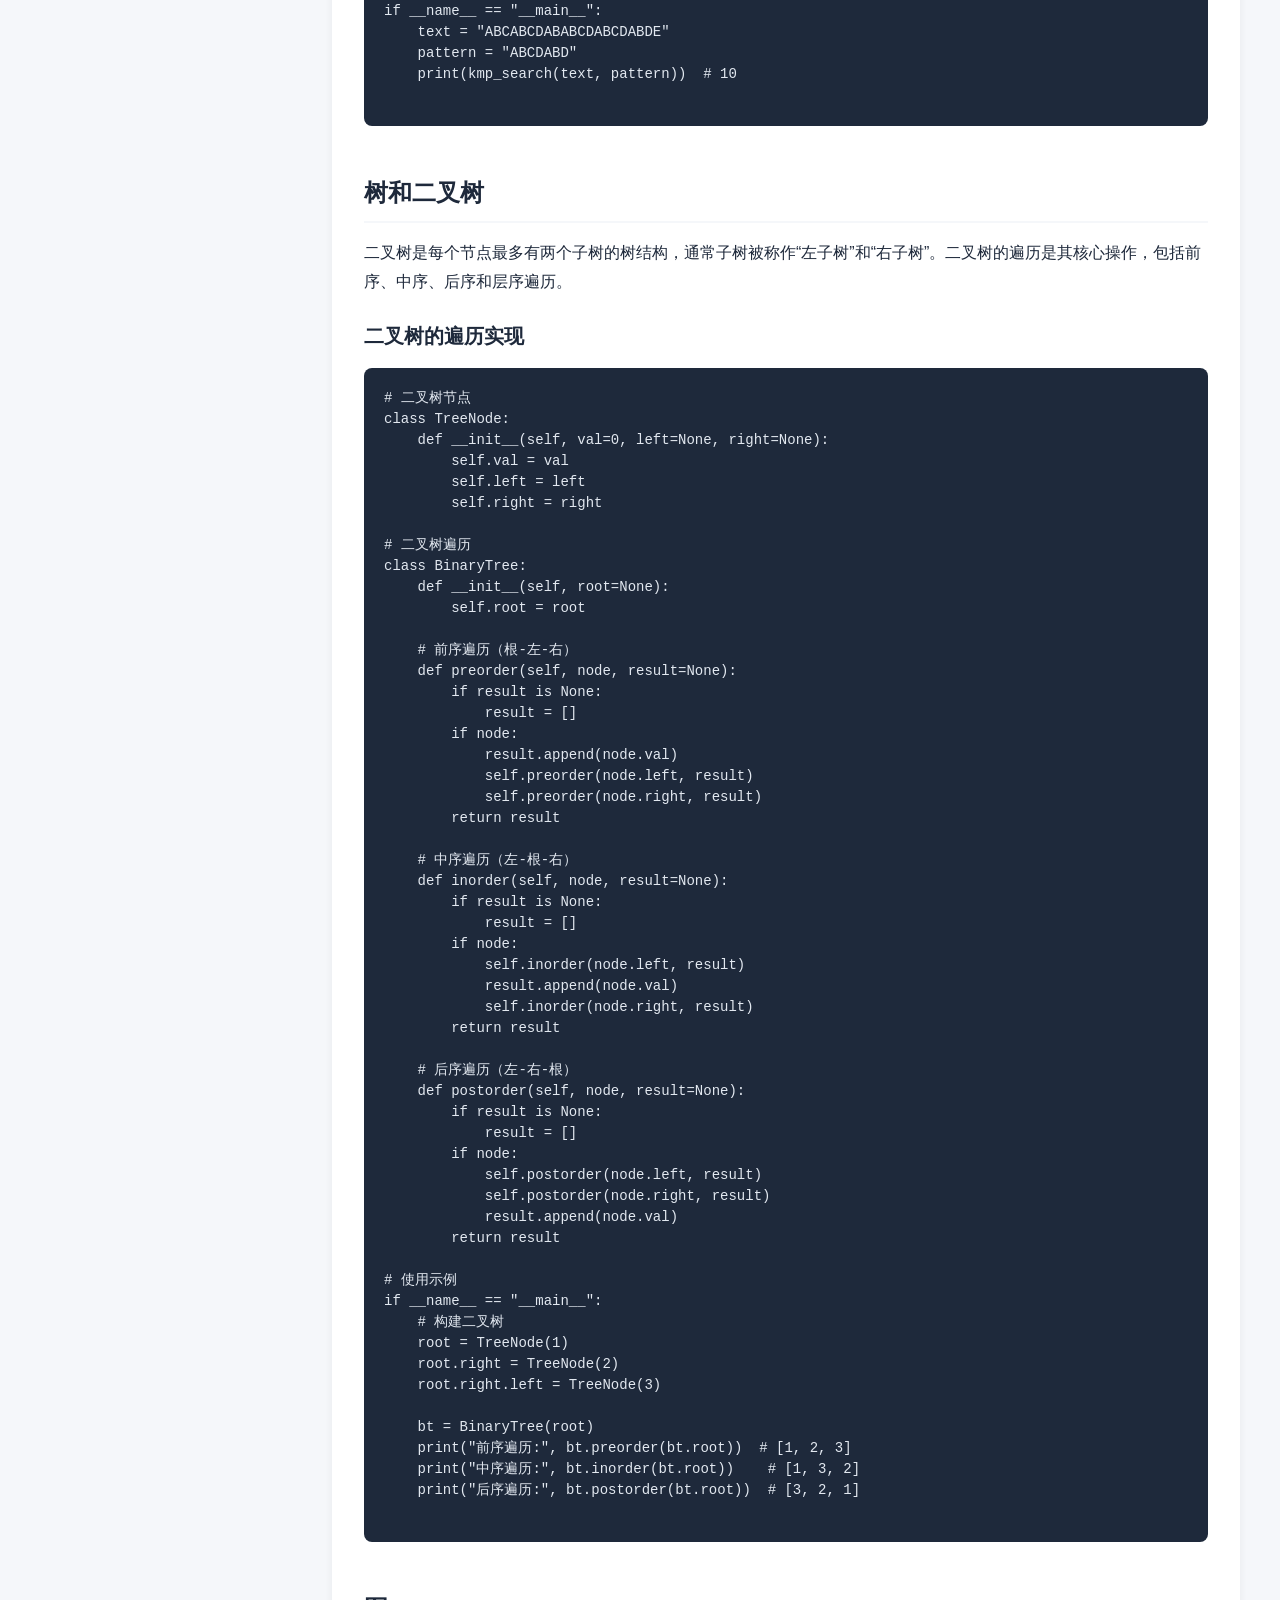
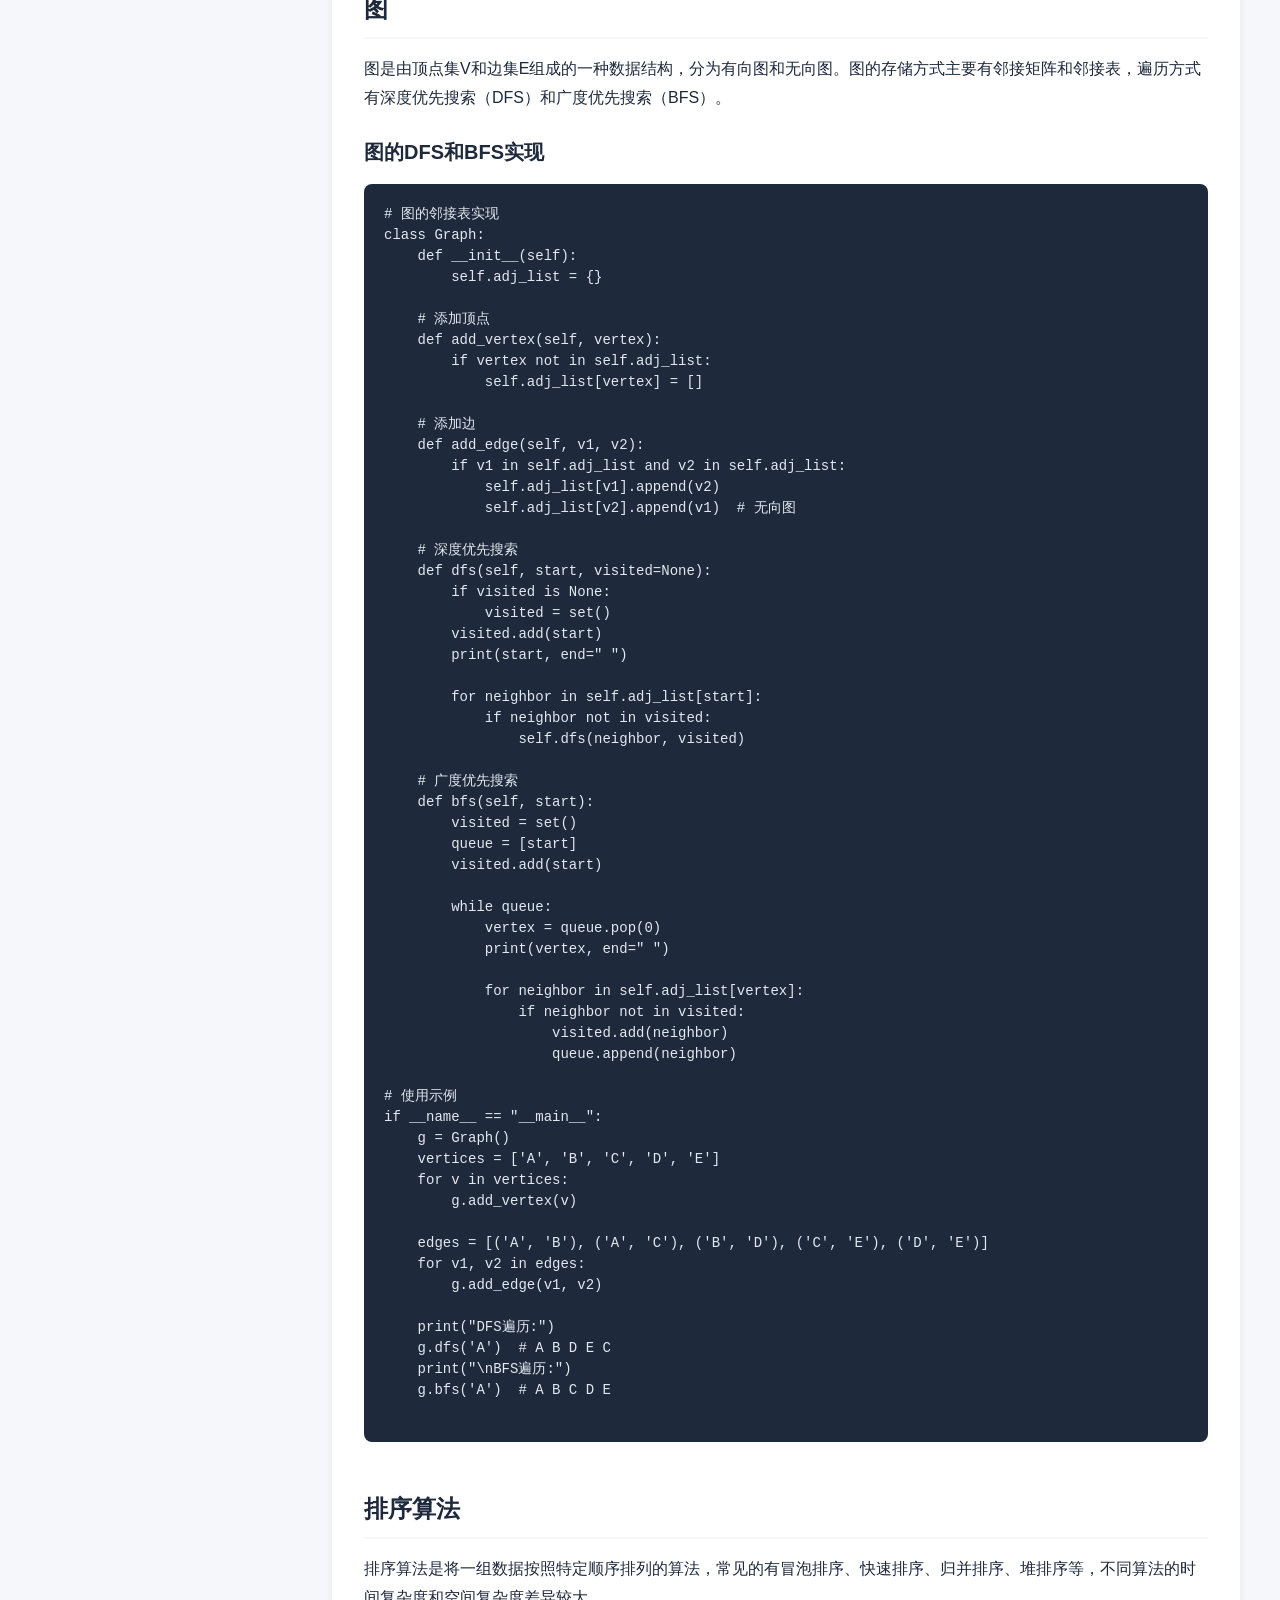
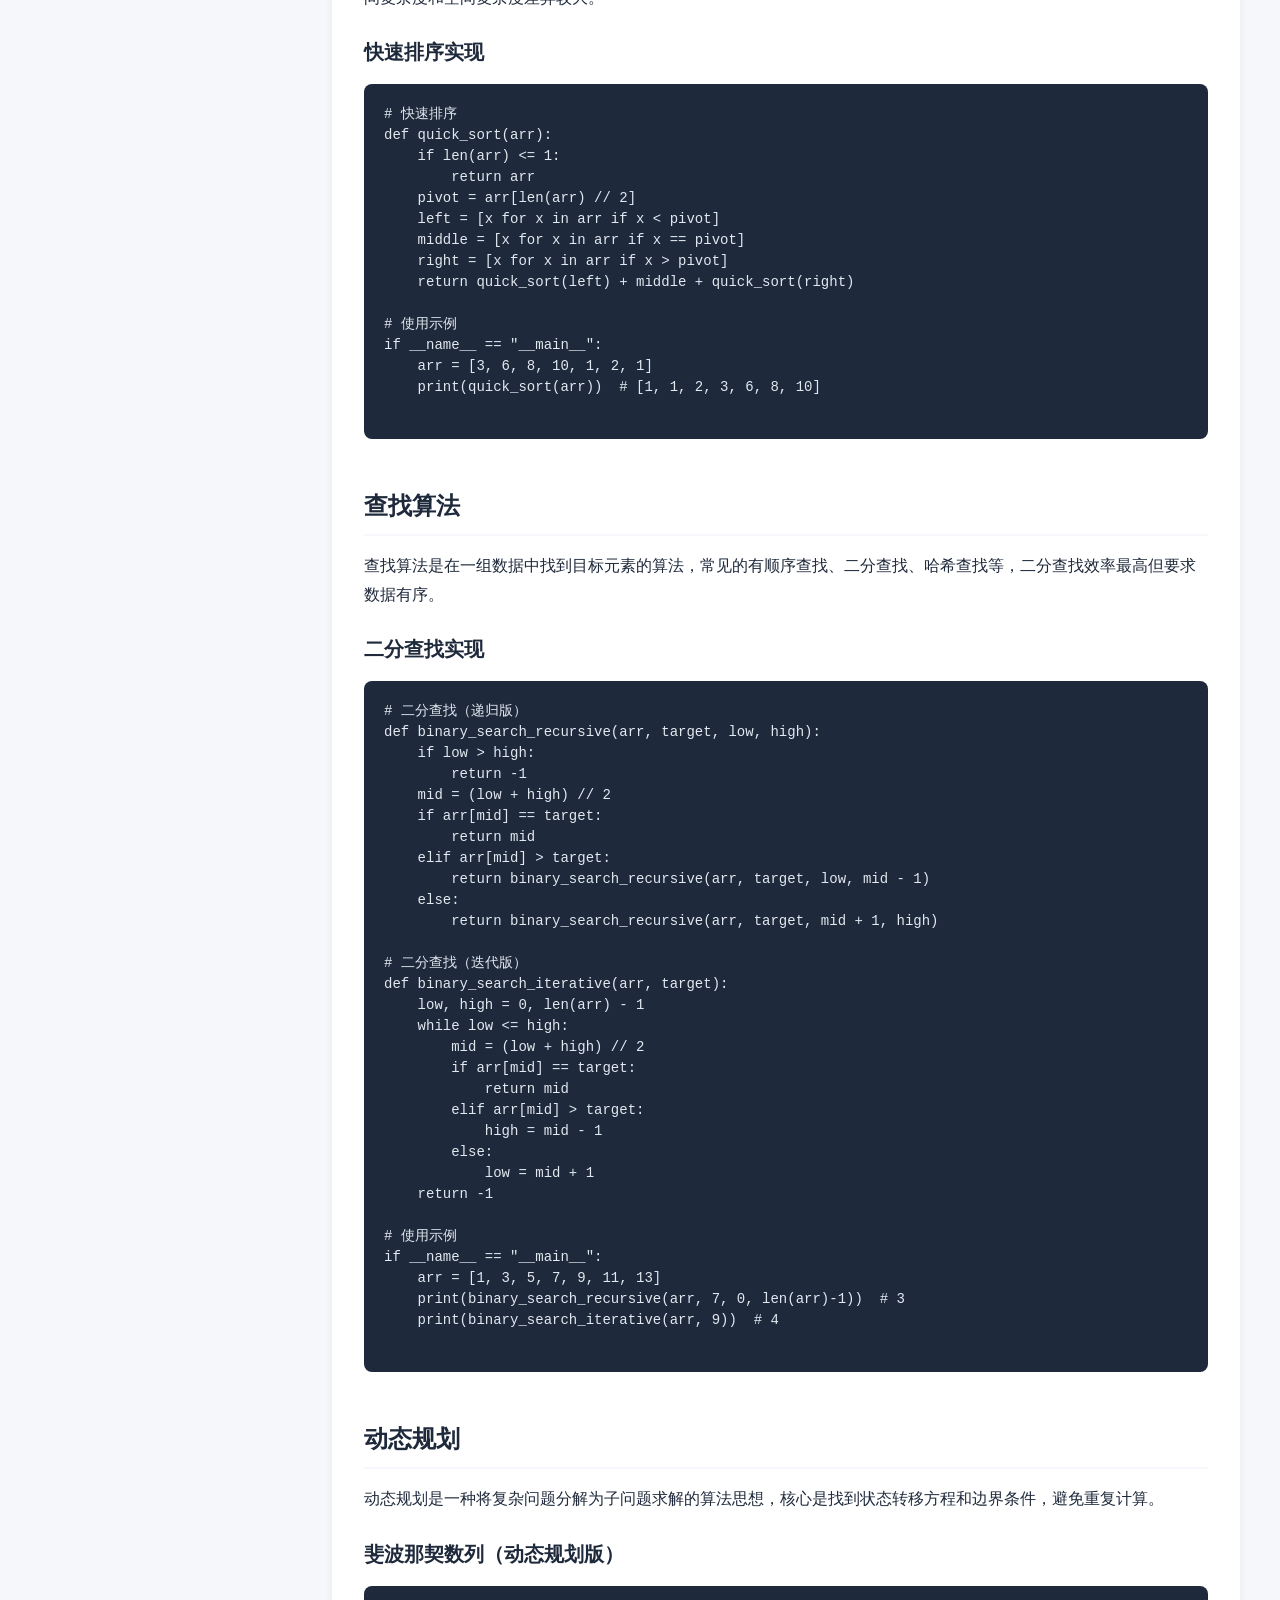
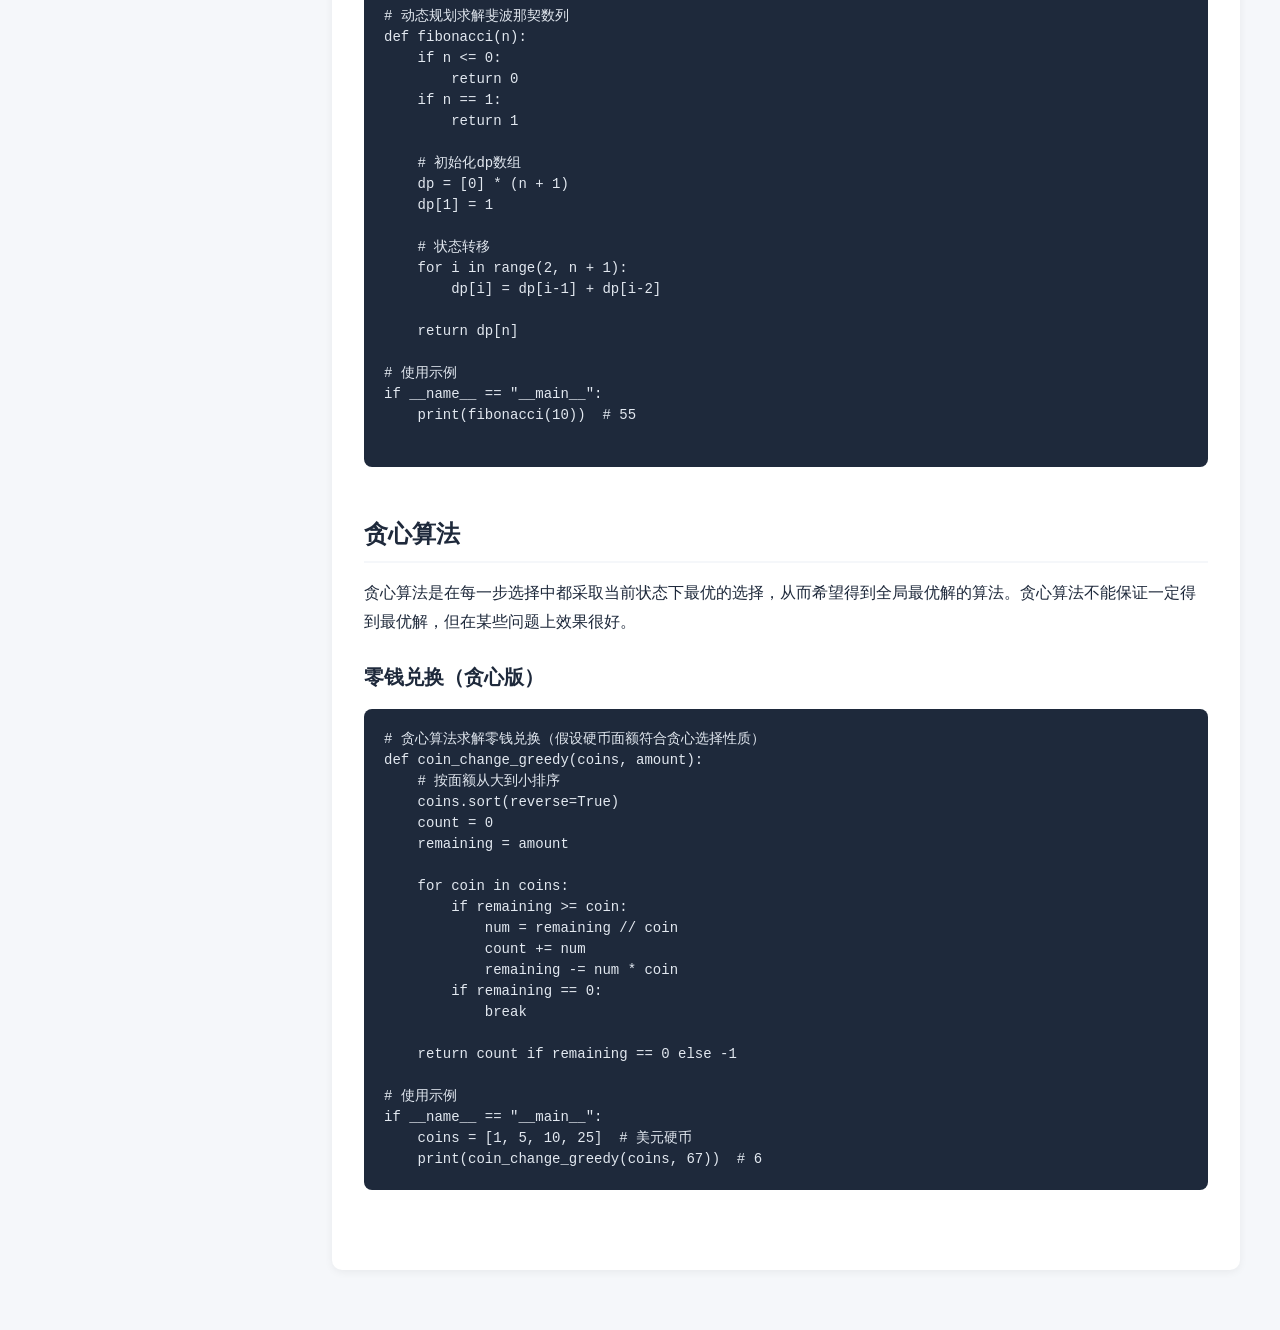
<file: knowledge.html>
<!DOCTYPE html>
<html lang="zh-CN">
<head>
    <meta charset="UTF-8">
    <meta name="viewport" content="width=device-width, initial-scale=1.0">
    <title>知识点讲解 - give me</title>
    <style>
        /* 全局样式重置 */
        * {
            margin: 0;
            padding: 0;
            box-sizing: border-box;
            font-family: "Microsoft Yahei", "PingFang SC", sans-serif;
        }

        :root {
            --primary-color: #4f75e0;
            --text-primary: #1e293b;
            --text-secondary: #64748b;
            --bg-light: #f5f7fa;
            --bg-white: #ffffff;
            --border-color: #e2e8f0;
            --shadow-sm: 0 2px 8px rgba(0, 0, 0, 0.06);
        }

        body {
            background-color: var(--bg-light);
            color: var(--text-primary);
            line-height: 1.6;
        }

        .container {
            max-width: 1200px;
            margin: 0 auto;
            padding: 0 20px;
        }

        /* 顶部导航栏 */
        .header {
            background-color: var(--bg-white);
            box-shadow: 0 1px 3px rgba(0, 0, 0, 0.05);
            padding: 16px 0;
            position: sticky;
            top: 0;
            z-index: 100;
        }

        .nav {
            display: flex;
            justify-content: space-between;
            align-items: center;
        }

        .logo {
            display: flex;
            align-items: center;
            gap: 10px;
        }

        .logo-icon {
            width: 40px;
            height: 40px;
            background: linear-gradient(135deg, var(--primary-color), #36d1dc);
            color: #fff;
            border-radius: 50%;
            display: flex;
            align-items: center;
            justify-content: center;
            font-size: 18px;
            font-weight: bold;
        }

        .logo-text {
            font-size: 24px;
            font-weight: 600;
            background: linear-gradient(135deg, var(--primary-color), #36d1dc);
            -webkit-background-clip: text;
            background-clip: text;
            color: transparent;
        }

        .nav-menu {
            display: flex;
            gap: 32px;
        }

        .nav-link {
            text-decoration: none;
            color: var(--text-secondary);
            font-size: 15px;
            font-weight: 500;
            padding: 8px 0;
            position: relative;
            transition: color 0.2s;
        }

        .nav-link:hover {
            color: var(--primary-color);
        }

        .nav-link.active {
            color: var(--primary-color);
        }

        .nav-link.active::after {
            content: "";
            position: absolute;
            bottom: 0;
            left: 0;
            width: 100%;
            height: 2px;
            background-color: var(--primary-color);
            border-radius: 2px;
        }

        .user-profile {
            display: flex;
            align-items: center;
            gap: 8px;
            padding: 8px 16px;
            background-color: var(--bg-light);
            border-radius: 24px;
            cursor: pointer;
            color: var(--text-secondary);
            font-size: 14px;
        }

        /* 页面主体 */
        .page {
            padding: 60px 0;
        }

        .page-header {
            margin-bottom: 40px;
        }

        .page-title {
            font-size: 32px;
            font-weight: 600;
            color: var(--text-primary);
            margin-bottom: 8px;
        }

        .page-desc {
            font-size: 16px;
            color: var(--text-secondary);
        }

        /* 知识点容器 */
        .knowledge-container {
            display: flex;
            gap: 32px;
            max-width: 1200px;
            margin: 0 auto;
        }

        /* 侧边栏 */
        .knowledge-sidebar {
            width: 260px;
            position: sticky;
            top: 100px;
            height: fit-content;
        }

        .sidebar-title {
            font-size: 18px;
            font-weight: 600;
            color: var(--text-primary);
            margin-bottom: 16px;
        }

        .sidebar-menu {
            display: flex;
            flex-direction: column;
            gap: 8px;
        }

        .sidebar-link {
            text-decoration: none;
            color: var(--text-secondary);
            font-size: 15px;
            padding: 10px 16px;
            border-radius: 8px;
            transition: all 0.2s;
        }

        .sidebar-link:hover {
            background-color: #f0f4ff;
            color: var(--primary-color);
        }

        .sidebar-link.active {
            background-color: var(--primary-color);
            color: white;
        }

        /* 内容区域 */
        .knowledge-content {
            flex: 1;
            background-color: var(--bg-white);
            border-radius: 10px;
            box-shadow: var(--shadow-sm);
            padding: 32px;
        }

        .content-section {
            margin-bottom: 48px;
        }

        .section-subtitle {
            font-size: 24px;
            font-weight: 600;
            color: var(--text-primary);
            margin-bottom: 16px;
            padding-bottom: 8px;
            border-bottom: 2px solid var(--bg-light);
        }

        .content-text {
            font-size: 16px;
            color: var(--text-primary);
            margin-bottom: 16px;
            line-height: 1.8;
        }

        .content-note {
            background-color: #f8fafc;
            border-left: 4px solid var(--primary-color);
            padding: 16px;
            border-radius: 4px;
            margin: 16px 0;
        }

        .note-title {
            font-weight: 600;
            margin-bottom: 8px;
            color: var(--primary-color);
        }

        /* 代码块样式 */
        .content-code {
            background-color: #1e293b;
            color: #e2e8f0;
            padding: 20px;
            border-radius: 8px;
            overflow-x: auto;
            font-family: "Consolas", "Monaco", monospace;
            font-size: 14px;
            line-height: 1.5;
            margin: 16px 0;
        }
    </style>
</head>
<body>
<!-- 顶部导航 -->
<header class="header">
    <div class="container">
        <nav class="nav">
            <div class="logo">
                <div class="logo-icon">GM</div>
                <div class="logo-text">give me</div>
            </div>

            <div class="nav-menu">
                <a href="index.html" class="nav-link">首页</a>
                <a href="data-structure.html" class="nav-link">数据结构</a>
                <a href="custom-algorithm.html" class="nav-link">自定义算法</a>
                <a href="online-judge.html" class="nav-link">在线评测</a>
                <a href="choice-question.html" class="nav-link">选择题库</a>
                <a href="learning-path.html" class="nav-link">学习路径</a>
                <a href="knowledge.html" class="nav-link active">知识点讲解</a>
                <a href="community.html" class="nav-link">社区问答</a>
                <a href="other-courses.html" class="nav-link">其他课程</a>
            </div>

            <div class="user-profile" onclick="window.location.href='profile.html'">
                <span>👤</span>
                <span>wlOkzF7sCEC5</span>
            </div>
        </nav>
    </div>
</header>

<!-- 主体内容 -->
<main class="container page">
    <div class="page-header">
        <h1 class="page-title">知识点讲解</h1>
        <p class="page-desc">系统学习数据结构与算法核心知识点，配合示例和练习</p>
    </div>

    <div class="knowledge-container">
        <!-- 侧边栏导航 -->
        <div class="knowledge-sidebar">
            <h3 class="sidebar-title">数据结构</h3>
            <div class="sidebar-menu">
                <a href="#linear-list" class="sidebar-link active">线性表</a>
                <a href="#stack" class="sidebar-link">栈和队列</a>
                <a href="#string" class="sidebar-link">字符串</a>
                <a href="#binary-tree" class="sidebar-link">树和二叉树</a>
                <a href="#graph" class="sidebar-link">图</a>
            </div>

            <h3 class="sidebar-title" style="margin-top: 24px">算法</h3>
            <div class="sidebar-menu">
                <a href="#sort" class="sidebar-link">排序算法</a>
                <a href="#search" class="sidebar-link">查找算法</a>
                <a href="#dynamic-programming" class="sidebar-link">动态规划</a>
                <a href="#greedy" class="sidebar-link">贪心算法</a>
            </div>
        </div>

        <!-- 内容区域 -->
        <div class="knowledge-content">
            <!-- 线性表 -->
            <section id="linear-list" class="content-section">
                <h2 class="section-subtitle">线性表</h2>
                <p class="content-text">线性表是最基本、最常用的一种数据结构。线性表是由n(n≥0)个数据元素（结点）a₁,a₂,…,aₙ组成的有限序列。</p>
                <p class="content-text">其中：</p>
                <ul style="margin-left: 24px; margin-bottom: 16px; color: var(--text-secondary);">
                    <li>数据元素的个数n定义为表的长度，n=0时称为空表</li>
                    <li>将非空的线性表(n>0)记作：(a₁,a₂,…,aₙ)</li>
                    <li>数据元素aᵢ(1≤i≤n)只是个抽象符号，其具体含义在不同情况下可以不同</li>
                </ul>

                <h3 style="margin: 24px 0 16px; font-size: 20px; font-weight: 600;">1. 顺序表</h3>
                <p class="content-text">顺序表是用一组地址连续的存储单元依次存储线性表中的数据元素，使得线性表中在逻辑结构上相邻的数据元素存储在相邻的物理存储单元中。</p>

                <div class="content-note">
                    <div class="note-title">特点</div>
                    <p>随机访问：可以通过下标直接访问元素，时间复杂度O(1)</p>
                    <p>插入删除：需要移动元素，时间复杂度O(n)</p>
                    <p>空间连续：内存空间必须连续</p>
                </div>

                <h4 style="margin: 16px 0; font-size: 18px; font-weight: 600;">顺序表的实现（Python）</h4>
                <pre class="content-code">
# 顺序表的实现
class ArrayList:
    def __init__(self):
        self.array = []

    # 获取元素
    def get(self, index):
        if 0 <= index < len(self.array):
            return self.array[index]
        raise IndexError("索引越界")

    # 插入元素
    def insert(self, index, value):
        if index < 0 or index > len(self.array):
            raise IndexError("索引越界")
        self.array.insert(index, value)

    # 删除元素
    def delete(self, index):
        if 0 <= index < len(self.array):
            return self.array.pop(index)
        raise IndexError("索引越界")

    # 查找元素
    def find(self, value):
        for i, v in enumerate(self.array):
            if v == value:
                return i
        return -1

    # 获取长度
    def length(self):
        return len(self.array)

    # 打印顺序表
    def print_list(self):
        print(self.array)

# 使用示例
if __name__ == "__main__":
    arr = ArrayList()
    arr.insert(0, 1)
    arr.insert(1, 2)
    arr.insert(2, 3)
    arr.print_list()  # [1, 2, 3]

    print(arr.get(1))  # 2
    print(arr.find(3))  # 2

    arr.delete(1)
    arr.print_list()  # [1, 3]
                </pre>

                <h3 style="margin: 24px 0 16px; font-size: 20px; font-weight: 600;">2. 单链表</h3>
                <p class="content-text">单链表是一种链式存取的数据结构，用一组地址任意的存储单元存放线性表中的数据元素。链表中的数据是以结点来表示的，每个结点的构成：元素(数据元素的映象) + 指针(指示后继元素存储位置)，元素就是存储数据的存储单元，指针就是连接每个结点的地址数据。</p>

                <h4 style="margin: 16px 0; font-size: 18px; font-weight: 600;">单链表的实现（Python）</h4>
                <pre class="content-code">
# 单链表节点
class ListNode:
    def __init__(self, val=0, next=None):
        self.val = val
        self.next = next

# 单链表
class LinkedList:
    def __init__(self):
        self.head = None

    # 尾部插入
    def append(self, val):
        new_node = ListNode(val)
        if not self.head:
            self.head = new_node
            return
        current = self.head
        while current.next:
            current = current.next
        current.next = new_node

    # 头部插入
    def prepend(self, val):
        new_node = ListNode(val)
        new_node.next = self.head
        self.head = new_node

    # 删除指定值的节点
    def delete(self, val):
        if not self.head:
            return

        # 如果头节点就是要删除的节点
        if self.head.val == val:
            self.head = self.head.next
            return

        current = self.head
        while current.next:
            if current.next.val == val:
                current.next = current.next.next
                return
            current = current.next

    # 打印链表
    def print_list(self):
        current = self.head
        while current:
            print(current.val, end=" -> ")
            current = current.next
        print("None")

# 使用示例
if __name__ == "__main__":
    ll = LinkedList()
    ll.append(1)
    ll.append(2)
    ll.append(3)
    ll.print_list()  # 1 -> 2 -> 3 -> None

    ll.prepend(0)
    ll.print_list()  # 0 -> 1 -> 2 -> 3 -> None

    ll.delete(2)
    ll.print_list()  # 0 -> 1 -> 3 -> None
                </pre>
            </section>

            <!-- 栈和队列 -->
            <section id="stack" class="content-section">
                <h2 class="section-subtitle">栈和队列</h2>
                <p class="content-text">栈（Stack）是一种后进先出（LIFO）的线性表，只允许在表的一端进行插入和删除操作；队列（Queue）是一种先进先出（FIFO）的线性表，只允许在表的一端插入，另一端删除。</p>

                <h3 style="margin: 24px 0 16px; font-size: 20px; font-weight: 600;">1. 栈的实现（Python）</h3>
                <pre class="content-code">
# 栈的实现
class Stack:
    def __init__(self):
        self.items = []

    # 判断栈是否为空
    def is_empty(self):
        return len(self.items) == 0

    # 入栈
    def push(self, item):
        self.items.append(item)

    # 出栈
    def pop(self):
        if not self.is_empty():
            return self.items.pop()
        raise IndexError("栈为空，无法出栈")

    # 获取栈顶元素
    def peek(self):
        if not self.is_empty():
            return self.items[-1]
        raise IndexError("栈为空，无栈顶元素")

    # 获取栈的大小
    def size(self):
        return len(self.items)

# 使用示例
if __name__ == "__main__":
    stack = Stack()
    stack.push(1)
    stack.push(2)
    stack.push(3)
    print(stack.peek())  # 3
    print(stack.pop())   # 3
    print(stack.size())  # 2
    print(stack.is_empty())  # False
                </pre>

                <h3 style="margin: 24px 0 16px; font-size: 20px; font-weight: 600;">2. 队列的实现（Python）</h3>
                <pre class="content-code">
# 队列的实现
class Queue:
    def __init__(self):
        self.items = []

    # 判断队列是否为空
    def is_empty(self):
        return len(self.items) == 0

    # 入队
    def enqueue(self, item):
        self.items.insert(0, item)

    # 出队
    def dequeue(self):
        if not self.is_empty():
            return self.items.pop()
        raise IndexError("队列为空，无法出队")

    # 获取队列大小
    def size(self):
        return len(self.items)

# 使用示例
if __name__ == "__main__":
    queue = Queue()
    queue.enqueue(1)
    queue.enqueue(2)
    queue.enqueue(3)
    print(queue.dequeue())  # 1
    print(queue.size())     # 2
    print(queue.is_empty()) # False
                </pre>
            </section>

            <!-- 字符串 -->
            <section id="string" class="content-section">
                <h2 class="section-subtitle">字符串</h2>
                <p class="content-text">字符串是由零个或多个字符组成的有限序列，是编程中最常用的数据类型之一。字符串的核心操作包括匹配、替换、分割、拼接等。</p>

                <h3 style="margin: 24px 0 16px; font-size: 20px; font-weight: 600;">KMP字符串匹配算法</h3>
                <pre class="content-code">
# KMP算法实现
def kmp_search(text, pattern):
    # 构建部分匹配表
    def build_prefix(pattern):
        prefix = [0] * len(pattern)
        j = 0
        for i in range(1, len(pattern)):
            while j > 0 and pattern[i] != pattern[j]:
                j = prefix[j-1]
            if pattern[i] == pattern[j]:
                j += 1
                prefix[i] = j
        return prefix

    prefix = build_prefix(pattern)
    j = 0  # 模式串指针
    for i in range(len(text)):
        while j > 0 and text[i] != pattern[j]:
            j = prefix[j-1]
        if text[i] == pattern[j]:
            j += 1
        if j == len(pattern):
            return i - j + 1  # 返回匹配起始位置
    return -1  # 未匹配到

# 使用示例
if __name__ == "__main__":
    text = "ABCABCDABABCDABCDABDE"
    pattern = "ABCDABD"
    print(kmp_search(text, pattern))  # 10
                </pre>
            </section>

            <!-- 树和二叉树 -->
            <section id="binary-tree" class="content-section">
                <h2 class="section-subtitle">树和二叉树</h2>
                <p class="content-text">二叉树是每个节点最多有两个子树的树结构，通常子树被称作“左子树”和“右子树”。二叉树的遍历是其核心操作，包括前序、中序、后序和层序遍历。</p>

                <h3 style="margin: 24px 0 16px; font-size: 20px; font-weight: 600;">二叉树的遍历实现</h3>
                <pre class="content-code">
# 二叉树节点
class TreeNode:
    def __init__(self, val=0, left=None, right=None):
        self.val = val
        self.left = left
        self.right = right

# 二叉树遍历
class BinaryTree:
    def __init__(self, root=None):
        self.root = root

    # 前序遍历（根-左-右）
    def preorder(self, node, result=None):
        if result is None:
            result = []
        if node:
            result.append(node.val)
            self.preorder(node.left, result)
            self.preorder(node.right, result)
        return result

    # 中序遍历（左-根-右）
    def inorder(self, node, result=None):
        if result is None:
            result = []
        if node:
            self.inorder(node.left, result)
            result.append(node.val)
            self.inorder(node.right, result)
        return result

    # 后序遍历（左-右-根）
    def postorder(self, node, result=None):
        if result is None:
            result = []
        if node:
            self.postorder(node.left, result)
            self.postorder(node.right, result)
            result.append(node.val)
        return result

# 使用示例
if __name__ == "__main__":
    # 构建二叉树
    root = TreeNode(1)
    root.right = TreeNode(2)
    root.right.left = TreeNode(3)

    bt = BinaryTree(root)
    print("前序遍历:", bt.preorder(bt.root))  # [1, 2, 3]
    print("中序遍历:", bt.inorder(bt.root))    # [1, 3, 2]
    print("后序遍历:", bt.postorder(bt.root))  # [3, 2, 1]
                </pre>
            </section>

            <!-- 图 -->
            <section id="graph" class="content-section">
                <h2 class="section-subtitle">图</h2>
                <p class="content-text">图是由顶点集V和边集E组成的一种数据结构，分为有向图和无向图。图的存储方式主要有邻接矩阵和邻接表，遍历方式有深度优先搜索（DFS）和广度优先搜索（BFS）。</p>

                <h3 style="margin: 24px 0 16px; font-size: 20px; font-weight: 600;">图的DFS和BFS实现</h3>
                <pre class="content-code">
# 图的邻接表实现
class Graph:
    def __init__(self):
        self.adj_list = {}

    # 添加顶点
    def add_vertex(self, vertex):
        if vertex not in self.adj_list:
            self.adj_list[vertex] = []

    # 添加边
    def add_edge(self, v1, v2):
        if v1 in self.adj_list and v2 in self.adj_list:
            self.adj_list[v1].append(v2)
            self.adj_list[v2].append(v1)  # 无向图

    # 深度优先搜索
    def dfs(self, start, visited=None):
        if visited is None:
            visited = set()
        visited.add(start)
        print(start, end=" ")

        for neighbor in self.adj_list[start]:
            if neighbor not in visited:
                self.dfs(neighbor, visited)

    # 广度优先搜索
    def bfs(self, start):
        visited = set()
        queue = [start]
        visited.add(start)

        while queue:
            vertex = queue.pop(0)
            print(vertex, end=" ")

            for neighbor in self.adj_list[vertex]:
                if neighbor not in visited:
                    visited.add(neighbor)
                    queue.append(neighbor)

# 使用示例
if __name__ == "__main__":
    g = Graph()
    vertices = ['A', 'B', 'C', 'D', 'E']
    for v in vertices:
        g.add_vertex(v)

    edges = [('A', 'B'), ('A', 'C'), ('B', 'D'), ('C', 'E'), ('D', 'E')]
    for v1, v2 in edges:
        g.add_edge(v1, v2)

    print("DFS遍历:")
    g.dfs('A')  # A B D E C
    print("\nBFS遍历:")
    g.bfs('A')  # A B C D E
                </pre>
            </section>

            <!-- 排序算法 -->
            <section id="sort" class="content-section">
                <h2 class="section-subtitle">排序算法</h2>
                <p class="content-text">排序算法是将一组数据按照特定顺序排列的算法，常见的有冒泡排序、快速排序、归并排序、堆排序等，不同算法的时间复杂度和空间复杂度差异较大。</p>

                <h3 style="margin: 24px 0 16px; font-size: 20px; font-weight: 600;">快速排序实现</h3>
                <pre class="content-code">
# 快速排序
def quick_sort(arr):
    if len(arr) <= 1:
        return arr
    pivot = arr[len(arr) // 2]
    left = [x for x in arr if x < pivot]
    middle = [x for x in arr if x == pivot]
    right = [x for x in arr if x > pivot]
    return quick_sort(left) + middle + quick_sort(right)

# 使用示例
if __name__ == "__main__":
    arr = [3, 6, 8, 10, 1, 2, 1]
    print(quick_sort(arr))  # [1, 1, 2, 3, 6, 8, 10]
                </pre>
            </section>

            <!-- 查找算法 -->
            <section id="search" class="content-section">
                <h2 class="section-subtitle">查找算法</h2>
                <p class="content-text">查找算法是在一组数据中找到目标元素的算法，常见的有顺序查找、二分查找、哈希查找等，二分查找效率最高但要求数据有序。</p>

                <h3 style="margin: 24px 0 16px; font-size: 20px; font-weight: 600;">二分查找实现</h3>
                <pre class="content-code">
# 二分查找（递归版）
def binary_search_recursive(arr, target, low, high):
    if low > high:
        return -1
    mid = (low + high) // 2
    if arr[mid] == target:
        return mid
    elif arr[mid] > target:
        return binary_search_recursive(arr, target, low, mid - 1)
    else:
        return binary_search_recursive(arr, target, mid + 1, high)

# 二分查找（迭代版）
def binary_search_iterative(arr, target):
    low, high = 0, len(arr) - 1
    while low <= high:
        mid = (low + high) // 2
        if arr[mid] == target:
            return mid
        elif arr[mid] > target:
            high = mid - 1
        else:
            low = mid + 1
    return -1

# 使用示例
if __name__ == "__main__":
    arr = [1, 3, 5, 7, 9, 11, 13]
    print(binary_search_recursive(arr, 7, 0, len(arr)-1))  # 3
    print(binary_search_iterative(arr, 9))  # 4
                </pre>
            </section>

            <!-- 动态规划 -->
            <section id="dynamic-programming" class="content-section">
                <h2 class="section-subtitle">动态规划</h2>
                <p class="content-text">动态规划是一种将复杂问题分解为子问题求解的算法思想，核心是找到状态转移方程和边界条件，避免重复计算。</p>

                <h3 style="margin: 24px 0 16px; font-size: 20px; font-weight: 600;">斐波那契数列（动态规划版）</h3>
                <pre class="content-code">
# 动态规划求解斐波那契数列
def fibonacci(n):
    if n <= 0:
        return 0
    if n == 1:
        return 1

    # 初始化dp数组
    dp = [0] * (n + 1)
    dp[1] = 1

    # 状态转移
    for i in range(2, n + 1):
        dp[i] = dp[i-1] + dp[i-2]

    return dp[n]

# 使用示例
if __name__ == "__main__":
    print(fibonacci(10))  # 55
                </pre>
            </section>

            <!-- 贪心算法 -->
            <section id="greedy" class="content-section">
                <h2 class="section-subtitle">贪心算法</h2>
                <p class="content-text">贪心算法是在每一步选择中都采取当前状态下最优的选择，从而希望得到全局最优解的算法。贪心算法不能保证一定得到最优解，但在某些问题上效果很好。</p>

                <h3 style="margin: 24px 0 16px; font-size: 20px; font-weight: 600;">零钱兑换（贪心版）</h3>
                <pre class="content-code">
# 贪心算法求解零钱兑换（假设硬币面额符合贪心选择性质）
def coin_change_greedy(coins, amount):
    # 按面额从大到小排序
    coins.sort(reverse=True)
    count = 0
    remaining = amount

    for coin in coins:
        if remaining >= coin:
            num = remaining // coin
            count += num
            remaining -= num * coin
        if remaining == 0:
            break

    return count if remaining == 0 else -1

# 使用示例
if __name__ == "__main__":
    coins = [1, 5, 10, 25]  # 美元硬币
    print(coin_change_greedy(coins, 67))  # 6
</pre>
            </section>
        </div>
    </div>
</main>

<!-- Dify 悬浮按钮（最终修复版，解决404/跨域/遮挡） -->
<script>
    // 1. 配置（必须在脚本加载前定义）
    window.difyChatbotConfig = {
      token: '1b0y0qPTU7sGVaxA', // 保持你自己的token不变
      baseUrl: 'https://api.dify.ai',
      welcomeMessage: '你好！有任何知识点问题都可以问我～'
    };

    // 2. 手动创建脚本，解决跨域+加载顺序
    const script = document.createElement('script');
    script.src = 'https://api.dify.ai/v1/embed.min.js';
    script.id = '1b0y0qPTU7sGVaxA'; // 必须和token完全一致
    script.crossOrigin = 'anonymous'; // 解决GitHub Pages跨域拦截
    document.body.appendChild(script); // 把脚本插入页面执行
</script>

<!-- 3. 强制样式，确保不被遮挡、层级最高 -->
<style>
    #dify-chatbot-bubble-button,
    #dify-chatbot-container {
      display: block !important;
      visibility: visible !important;
      opacity: 1 !important;
      position: fixed !important;
      z-index: 999999 !important;
      bottom: 30px !important;
      right: 30px !important;
      width: 60px !important;
      height: 60px !important;
      border-radius: 50% !important;
      background: #4f75e0 !important;
      box-shadow: 0 4px 12px rgba(0,0,0,0.15) !important;
    }
    /* 修复上级transform导致fixed定位失效的问题 */
    body > * {
      transform: none !important;
    }
</style>

</body>
</html>
</file>
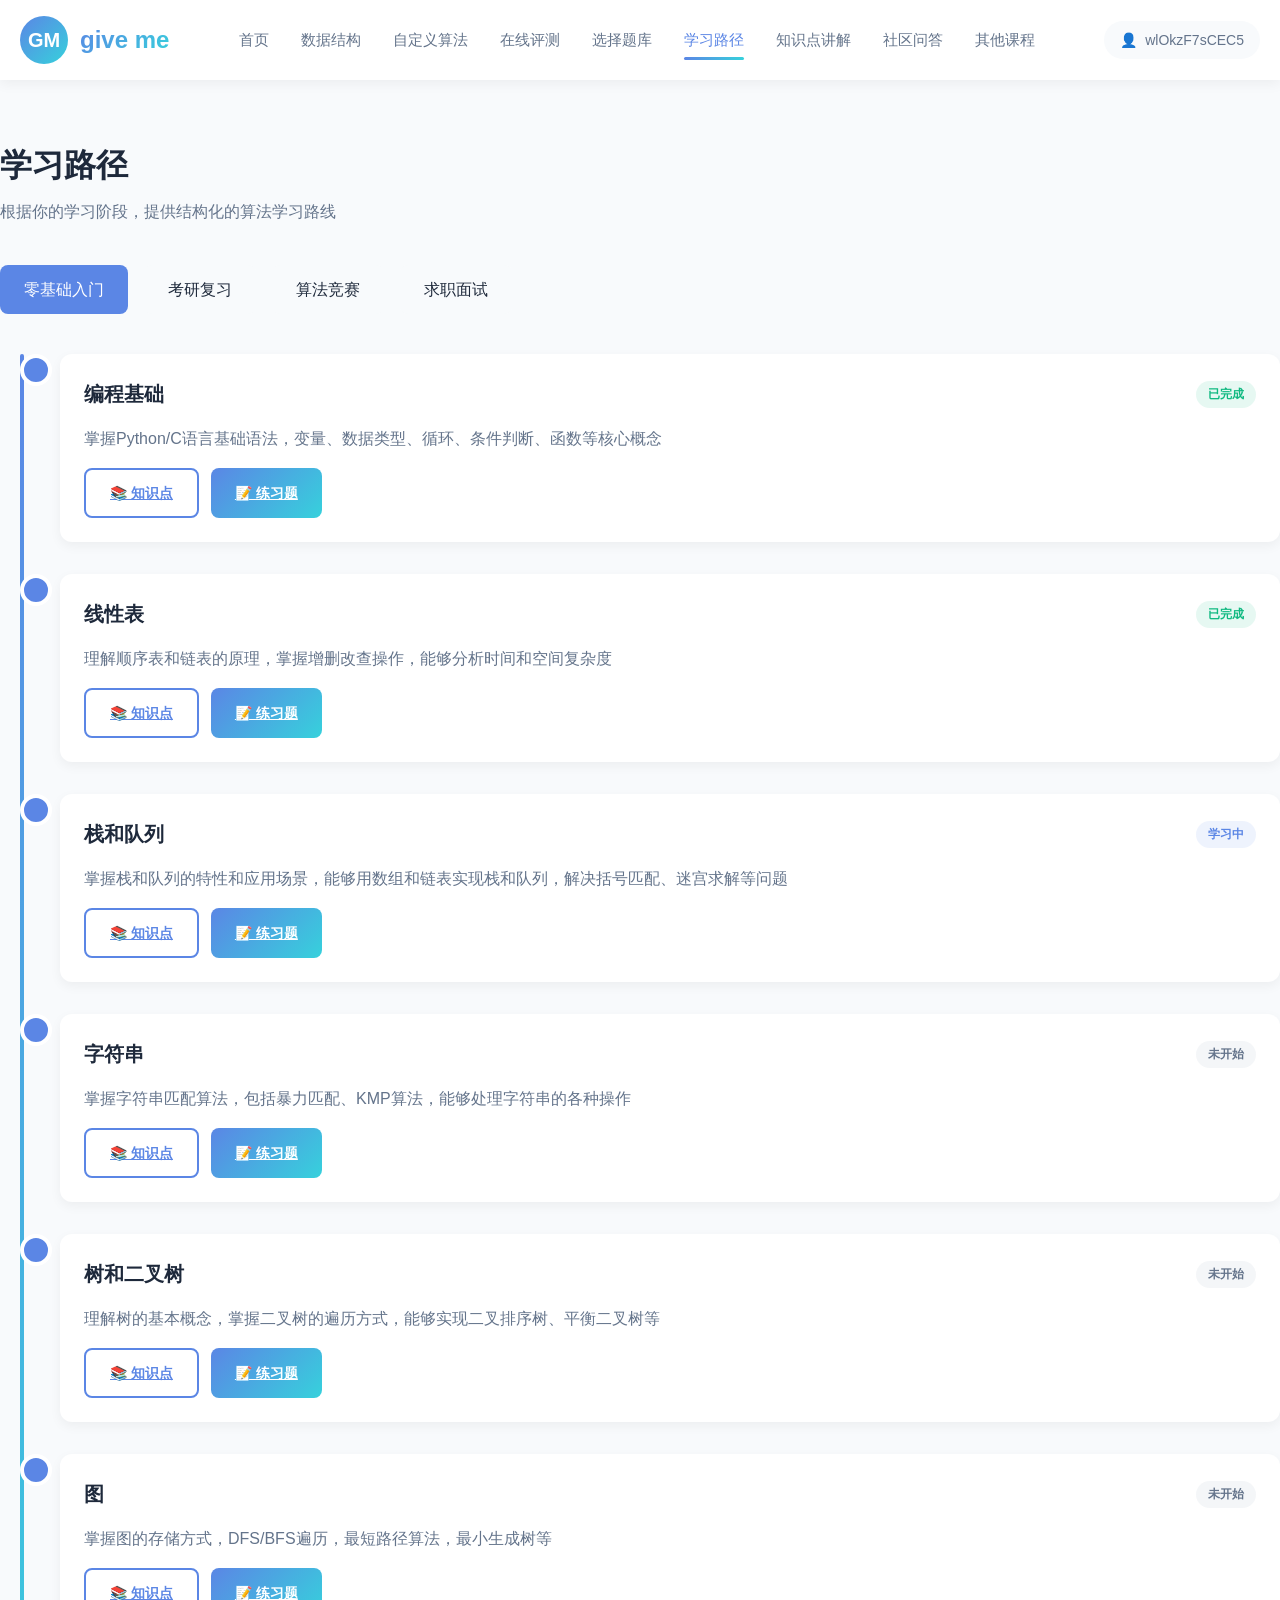
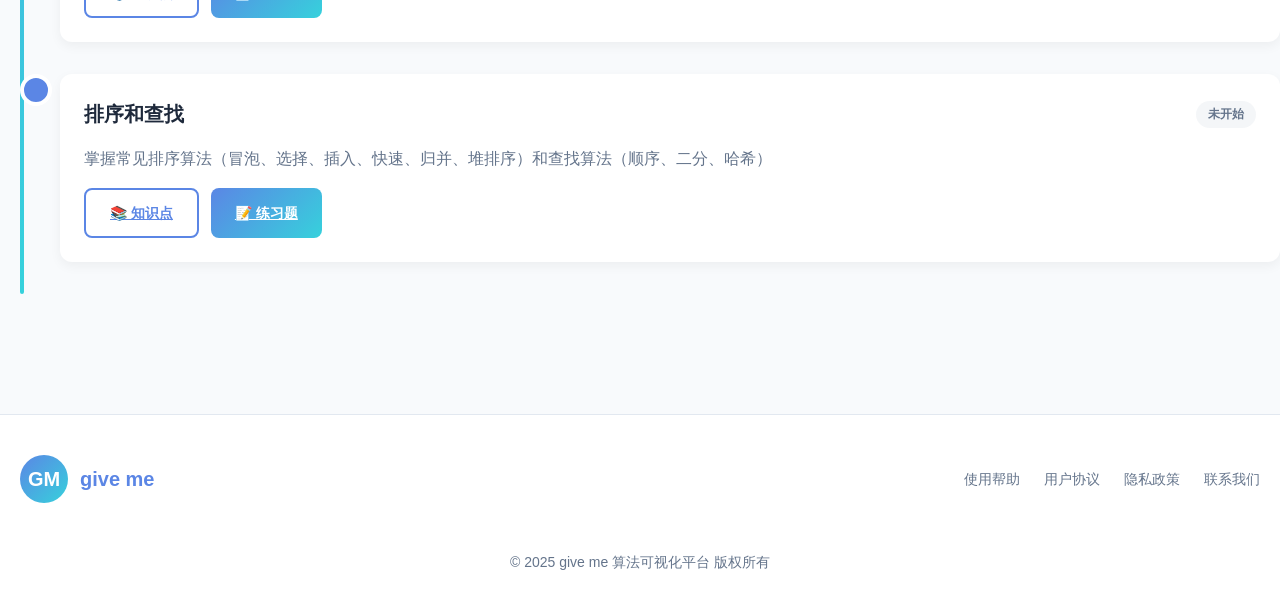
<file: learning-path.html>
<!DOCTYPE html>
<html lang="zh-CN">
<head>
    <meta charset="UTF-8">
    <meta name="viewport" content="width=device-width, initial-scale=1.0">
    <title>学习路径 - give me</title>
    <link rel="stylesheet" href="css/style.css">
</head>
<body>
<!-- 顶部导航 -->
<header class="header">
    <div class="container">
        <nav class="nav">
            <div class="logo">
                <div class="logo-icon">GM</div>
                <div class="logo-text">give me</div>
            </div>

            <div class="nav-menu">
                <a href="index.html" class="nav-link">首页</a>
                <a href="data-structure.html" class="nav-link">数据结构</a>
                <a href="custom-algorithm.html" class="nav-link">自定义算法</a>
                <a href="online-judge.html" class="nav-link">在线评测</a>
                <a href="choice-question.html" class="nav-link">选择题库</a>
                <a href="learning-path.html" class="nav-link active">学习路径</a>
                <a href="knowledge.html" class="nav-link">知识点讲解</a>
                <a href="community.html" class="nav-link">社区问答</a>
                <a href="other-courses.html" class="nav-link">其他课程</a>
            </div>

            <div class="user-profile" onclick="window.location.href='profile.html'">
                <span>👤</span>
                <span>wlOkzF7sCEC5</span>
            </div>
        </nav>
    </div>
</header>

<!-- 主体内容 -->
<main class="container page">
    <div class="page-header">
        <h1 class="page-title">学习路径</h1>
        <p class="page-desc">根据你的学习阶段，提供结构化的算法学习路线</p>
    </div>

    <div class="learning-path-container">
        <!-- 路径选择 -->
        <div class="path-selector">
            <div class="path-tab active">零基础入门</div>
            <div class="path-tab">考研复习</div>
            <div class="path-tab">算法竞赛</div>
            <div class="path-tab">求职面试</div>
        </div>

        <!-- 零基础入门路径 -->
        <div class="path-timeline">
            <!-- 节点1 -->
            <div class="timeline-node">
                <div class="node-content">
                    <div class="node-header">
                        <h3 class="node-title">编程基础</h3>
                        <span class="node-status status-completed">已完成</span>
                    </div>
                    <p class="node-desc">掌握Python/C语言基础语法，变量、数据类型、循环、条件判断、函数等核心概念</p>
                    <div class="node-actions">
                        <a href="knowledge.html#basic" class="btn btn-outline">📚 知识点</a>
                        <a href="online-judge.html" class="btn btn-primary">📝 练习题</a>
                    </div>
                </div>
            </div>

            <!-- 节点2 -->
            <div class="timeline-node">
                <div class="node-content">
                    <div class="node-header">
                        <h3 class="node-title">线性表</h3>
                        <span class="node-status status-completed">已完成</span>
                    </div>
                    <p class="node-desc">理解顺序表和链表的原理，掌握增删改查操作，能够分析时间和空间复杂度</p>
                    <div class="node-actions">
                        <a href="knowledge.html#linear-list" class="btn btn-outline">📚 知识点</a>
                        <a href="online-judge.html" class="btn btn-primary">📝 练习题</a>
                    </div>
                </div>
            </div>

            <!-- 节点3 -->
            <div class="timeline-node">
                <div class="node-content">
                    <div class="node-header">
                        <h3 class="node-title">栈和队列</h3>
                        <span class="node-status status-in-progress">学习中</span>
                    </div>
                    <p class="node-desc">掌握栈和队列的特性和应用场景，能够用数组和链表实现栈和队列，解决括号匹配、迷宫求解等问题</p>
                    <div class="node-actions">
                        <a href="knowledge.html#stack" class="btn btn-outline">📚 知识点</a>
                        <a href="online-judge.html" class="btn btn-primary">📝 练习题</a>
                    </div>
                </div>
            </div>

            <!-- 节点4 -->
            <div class="timeline-node">
                <div class="node-content">
                    <div class="node-header">
                        <h3 class="node-title">字符串</h3>
                        <span class="node-status status-not-started">未开始</span>
                    </div>
                    <p class="node-desc">掌握字符串匹配算法，包括暴力匹配、KMP算法，能够处理字符串的各种操作</p>
                    <div class="node-actions">
                        <a href="knowledge.html#string" class="btn btn-outline">📚 知识点</a>
                        <a href="online-judge.html" class="btn btn-primary">📝 练习题</a>
                    </div>
                </div>
            </div>

            <!-- 节点5 -->
            <div class="timeline-node">
                <div class="node-content">
                    <div class="node-header">
                        <h3 class="node-title">树和二叉树</h3>
                        <span class="node-status status-not-started">未开始</span>
                    </div>
                    <p class="node-desc">理解树的基本概念，掌握二叉树的遍历方式，能够实现二叉排序树、平衡二叉树等</p>
                    <div class="node-actions">
                        <a href="knowledge.html#binary-tree" class="btn btn-outline">📚 知识点</a>
                        <a href="online-judge.html" class="btn btn-primary">📝 练习题</a>
                    </div>
                </div>
            </div>

            <!-- 节点6 -->
            <div class="timeline-node">
                <div class="node-content">
                    <div class="node-header">
                        <h3 class="node-title">图</h3>
                        <span class="node-status status-not-started">未开始</span>
                    </div>
                    <p class="node-desc">掌握图的存储方式，DFS/BFS遍历，最短路径算法，最小生成树等</p>
                    <div class="node-actions">
                        <a href="knowledge.html#graph" class="btn btn-outline">📚 知识点</a>
                        <a href="online-judge.html" class="btn btn-primary">📝 练习题</a>
                    </div>
                </div>
            </div>

            <!-- 节点7 -->
            <div class="timeline-node">
                <div class="node-content">
                    <div class="node-header">
                        <h3 class="node-title">排序和查找</h3>
                        <span class="node-status status-not-started">未开始</span>
                    </div>
                    <p class="node-desc">掌握常见排序算法（冒泡、选择、插入、快速、归并、堆排序）和查找算法（顺序、二分、哈希）</p>
                    <div class="node-actions">
                        <a href="knowledge.html#sort" class="btn btn-outline">📚 知识点</a>
                        <a href="online-judge.html" class="btn btn-primary">📝 练习题</a>
                    </div>
                </div>
            </div>
        </div>
    </div>
</main>

<!-- 页脚 -->
<footer class="footer">
    <div class="container footer-content">
        <div class="footer-logo">
            <div class="logo-icon">GM</div>
            <div class="footer-logo-text">give me</div>
        </div>

        <div class="footer-links">
            <a href="help.html" class="footer-link">使用帮助</a>
            <a href="#" class="footer-link">用户协议</a>
            <a href="#" class="footer-link">隐私政策</a>
            <a href="community.html" class="footer-link">联系我们</a>
        </div>

        <div class="footer-copyright">
            © 2025 give me 算法可视化平台 版权所有
        </div>
    </div>
</footer>

<script src="js/common.js"></script>
<script src="js/progress.js"></script>
</body>
</html>
</file>
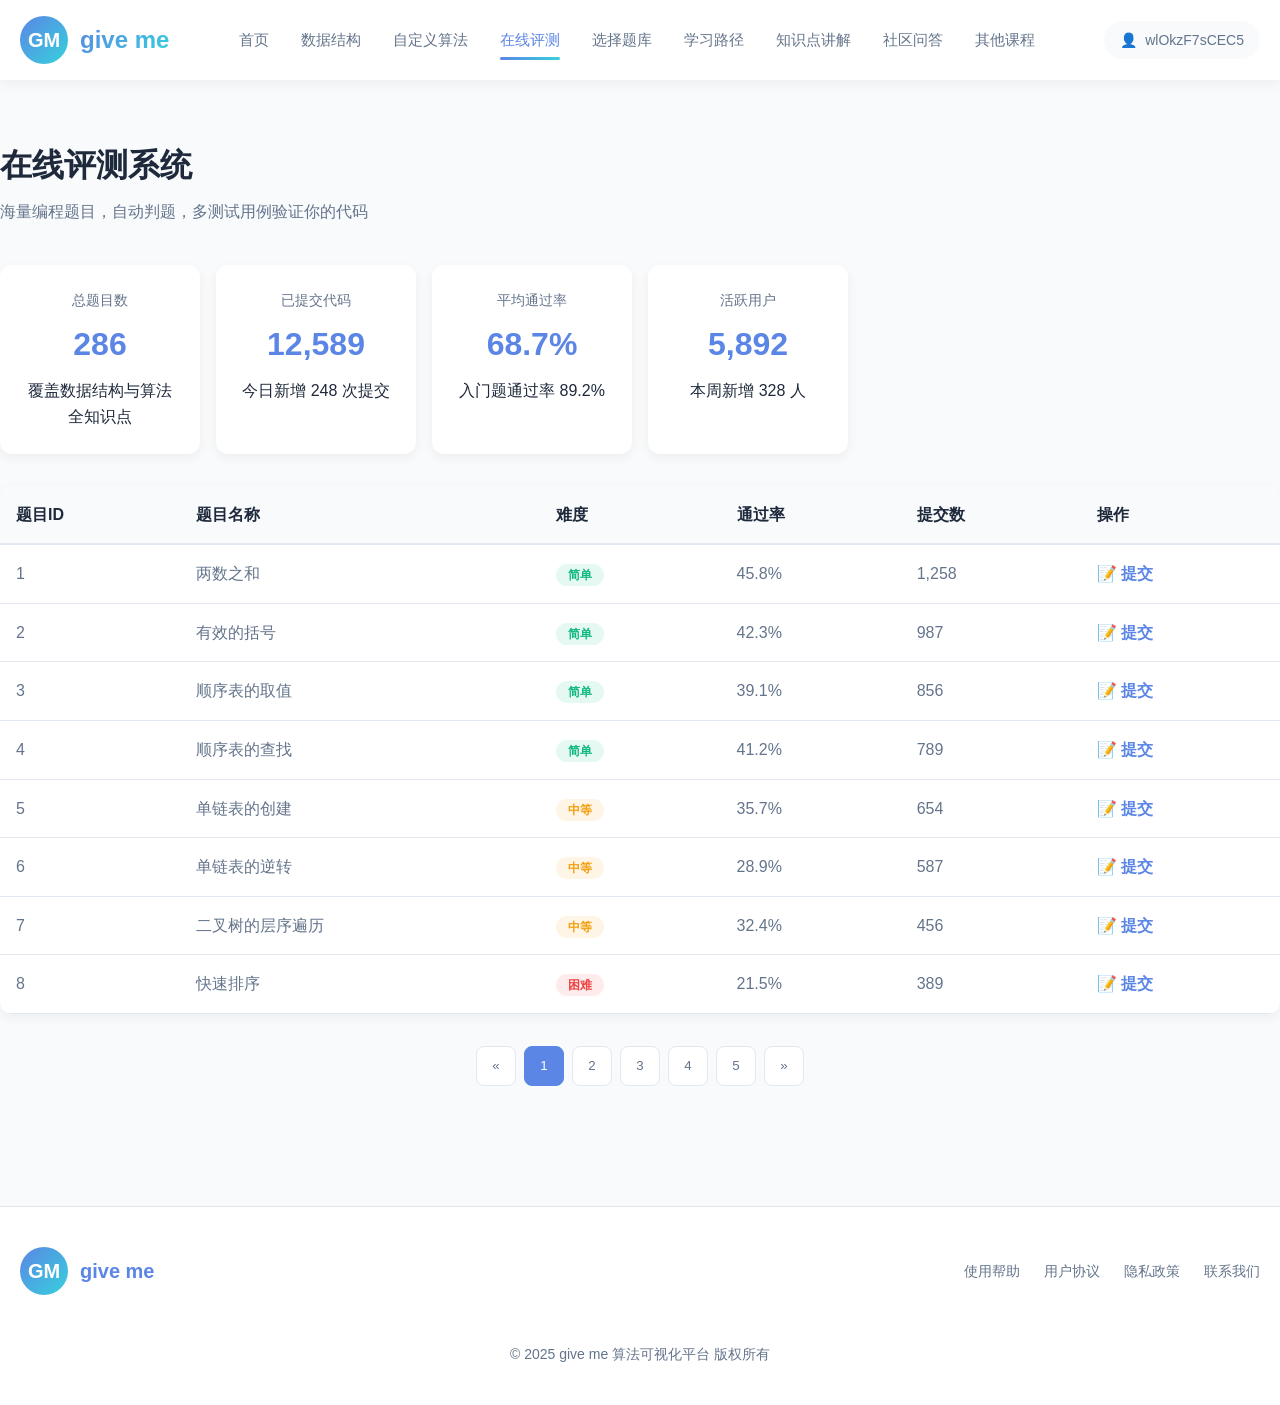
<file: online-judge.html>
<!DOCTYPE html>
<html lang="zh-CN">
<head>
    <meta charset="UTF-8">
    <meta name="viewport" content="width=device-width, initial-scale=1.0">
    <title>在线评测 - give me</title>
    <link rel="stylesheet" href="css/style.css">
</head>
<body>
<!-- 顶部导航 -->
<header class="header">
    <div class="container">
        <nav class="nav">
            <div class="logo">
                <div class="logo-icon">GM</div>
                <div class="logo-text">give me</div>
            </div>

            <div class="nav-menu">
                <a href="index.html" class="nav-link">首页</a>
                <a href="data-structure.html" class="nav-link">数据结构</a>
                <a href="custom-algorithm.html" class="nav-link">自定义算法</a>
                <a href="online-judge.html" class="nav-link active">在线评测</a>
                <a href="choice-question.html" class="nav-link">选择题库</a>
                <a href="learning-path.html" class="nav-link">学习路径</a>
                <a href="knowledge.html" class="nav-link">知识点讲解</a>
                <a href="community.html" class="nav-link">社区问答</a>
                <a href="other-courses.html" class="nav-link">其他课程</a>
            </div>

            <div class="user-profile" onclick="window.location.href='profile.html'">
                <span>👤</span>
                <span>wlOkzF7sCEC5</span>
            </div>
        </nav>
    </div>
</header>

<!-- 主体内容 -->
<main class="container page">
    <div class="page-header">
        <h1 class="page-title">在线评测系统</h1>
        <p class="page-desc">海量编程题目，自动判题，多测试用例验证你的代码</p>
    </div>

    <!-- 统计信息 -->
    <div class="stats-grid">
        <div class="stat-card">
            <div class="stat-label">总题目数</div>
            <div class="stat-value">286</div>
            <div class="stat-desc">覆盖数据结构与算法全知识点</div>
        </div>
        <div class="stat-card">
            <div class="stat-label">已提交代码</div>
            <div class="stat-value">12,589</div>
            <div class="stat-desc">今日新增 248 次提交</div>
        </div>
        <div class="stat-card">
            <div class="stat-label">平均通过率</div>
            <div class="stat-value">68.7%</div>
            <div class="stat-desc">入门题通过率 89.2%</div>
        </div>
        <div class="stat-card">
            <div class="stat-label">活跃用户</div>
            <div class="stat-value">5,892</div>
            <div class="stat-desc">本周新增 328 人</div>
        </div>
    </div>

    <!-- 题目列表 -->
    <div class="table-container">
        <table class="problem-table">
            <thead>
            <tr>
                <th>题目ID</th>
                <th>题目名称</th>
                <th>难度</th>
                <th>通过率</th>
                <th>提交数</th>
                <th>操作</th>
            </tr>
            </thead>
            <tbody>
            <tr>
                <td>1</td>
                <td>两数之和</td>
                <td><span class="difficulty difficulty-easy">简单</span></td>
                <td>45.8%</td>
                <td>1,258</td>
                <td><a href="#" class="problem-link">📝 提交</a></td>
            </tr>
            <tr>
                <td>2</td>
                <td>有效的括号</td>
                <td><span class="difficulty difficulty-easy">简单</span></td>
                <td>42.3%</td>
                <td>987</td>
                <td><a href="#" class="problem-link">📝 提交</a></td>
            </tr>
            <tr>
                <td>3</td>
                <td>顺序表的取值</td>
                <td><span class="difficulty difficulty-easy">简单</span></td>
                <td>39.1%</td>
                <td>856</td>
                <td><a href="#" class="problem-link">📝 提交</a></td>
            </tr>
            <tr>
                <td>4</td>
                <td>顺序表的查找</td>
                <td><span class="difficulty difficulty-easy">简单</span></td>
                <td>41.2%</td>
                <td>789</td>
                <td><a href="#" class="problem-link">📝 提交</a></td>
            </tr>
            <tr>
                <td>5</td>
                <td>单链表的创建</td>
                <td><span class="difficulty difficulty-medium">中等</span></td>
                <td>35.7%</td>
                <td>654</td>
                <td><a href="#" class="problem-link">📝 提交</a></td>
            </tr>
            <tr>
                <td>6</td>
                <td>单链表的逆转</td>
                <td><span class="difficulty difficulty-medium">中等</span></td>
                <td>28.9%</td>
                <td>587</td>
                <td><a href="#" class="problem-link">📝 提交</a></td>
            </tr>
            <tr>
                <td>7</td>
                <td>二叉树的层序遍历</td>
                <td><span class="difficulty difficulty-medium">中等</span></td>
                <td>32.4%</td>
                <td>456</td>
                <td><a href="#" class="problem-link">📝 提交</a></td>
            </tr>
            <tr>
                <td>8</td>
                <td>快速排序</td>
                <td><span class="difficulty difficulty-hard">困难</span></td>
                <td>21.5%</td>
                <td>389</td>
                <td><a href="#" class="problem-link">📝 提交</a></td>
            </tr>
            </tbody>
        </table>
    </div>

    <!-- 分页 -->
    <div class="pagination">
        <button class="pagination-btn">«</button>
        <button class="pagination-btn active">1</button>
        <button class="pagination-btn">2</button>
        <button class="pagination-btn">3</button>
        <button class="pagination-btn">4</button>
        <button class="pagination-btn">5</button>
        <button class="pagination-btn">»</button>
    </div>
</main>

<!-- 页脚 -->
<footer class="footer">
    <div class="container footer-content">
        <div class="footer-logo">
            <div class="logo-icon">GM</div>
            <div class="footer-logo-text">give me</div>
        </div>

        <div class="footer-links">
            <a href="help.html" class="footer-link">使用帮助</a>
            <a href="#" class="footer-link">用户协议</a>
            <a href="#" class="footer-link">隐私政策</a>
            <a href="community.html" class="footer-link">联系我们</a>
        </div>

        <div class="footer-copyright">
            © 2025 give me 算法可视化平台 版权所有
        </div>
    </div>
</footer>

<script src="js/common.js"></script>
<script src="js/judge.js"></script>
</body>
</html>
</file>
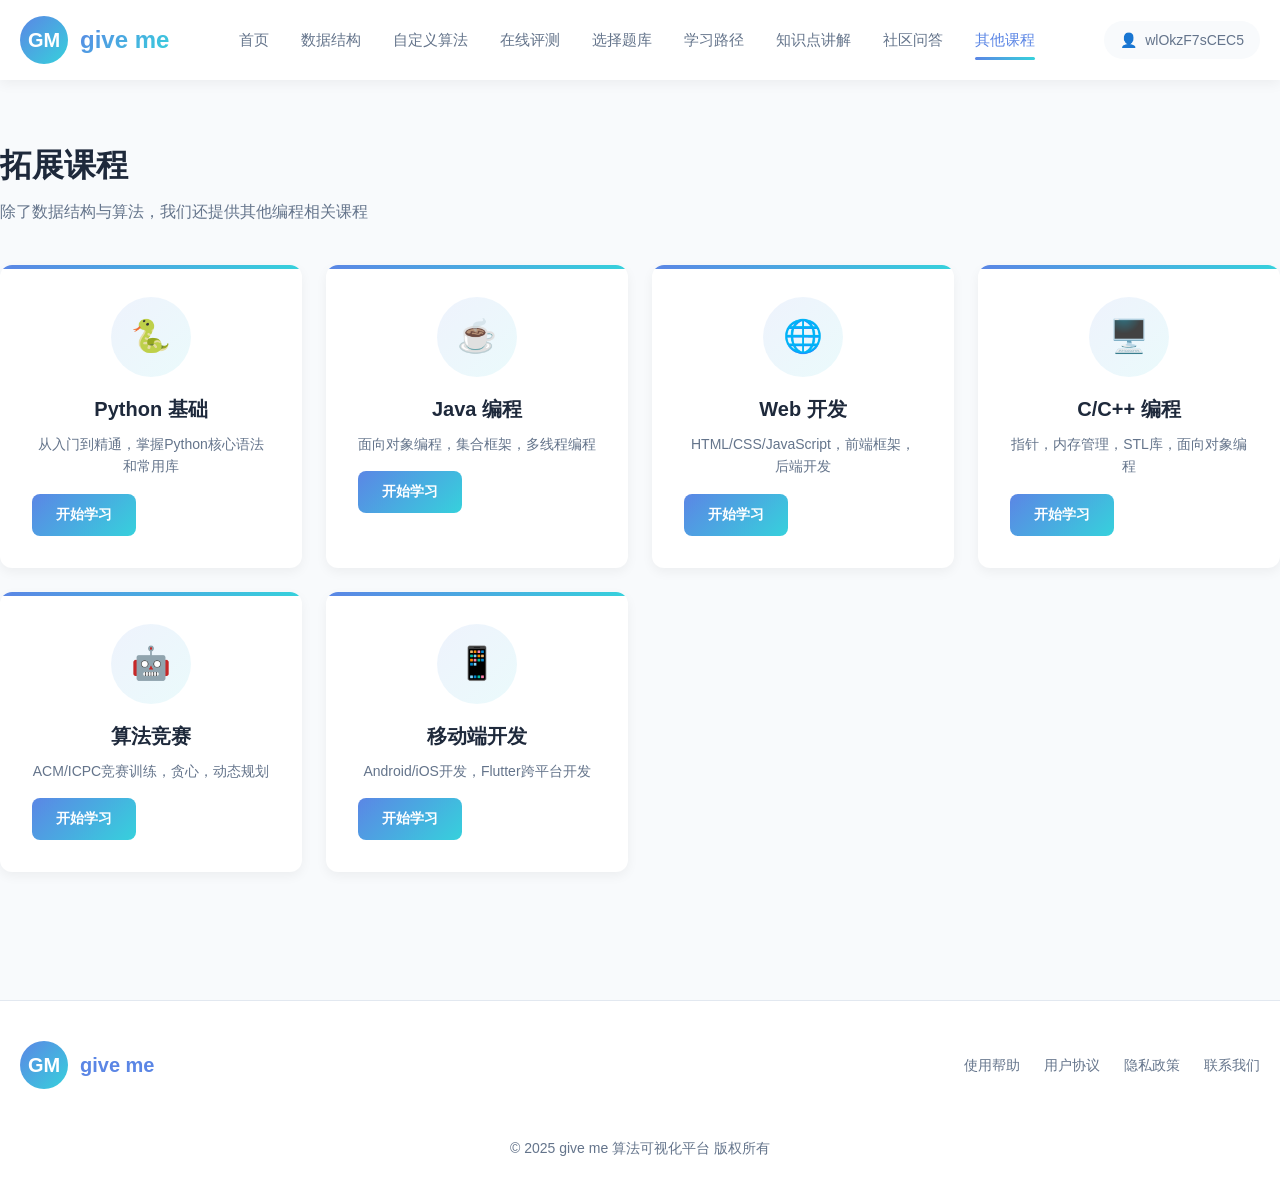
<file: other-courses.html>
<!DOCTYPE html>
<html lang="zh-CN">
<head>
    <meta charset="UTF-8">
    <meta name="viewport" content="width=device-width, initial-scale=1.0">
    <title>其他课程 - give me</title>
    <link rel="stylesheet" href="css/style.css">
</head>
<body>
<!-- 顶部导航 -->
<header class="header">
    <div class="container">
        <nav class="nav">
            <div class="logo">
                <div class="logo-icon">GM</div>
                <div class="logo-text">give me</div>
            </div>

            <div class="nav-menu">
                <a href="index.html" class="nav-link">首页</a>
                <a href="data-structure.html" class="nav-link">数据结构</a>
                <a href="custom-algorithm.html" class="nav-link">自定义算法</a>
                <a href="online-judge.html" class="nav-link">在线评测</a>
                <a href="choice-question.html" class="nav-link">选择题库</a>
                <a href="learning-path.html" class="nav-link">学习路径</a>
                <a href="knowledge.html" class="nav-link">知识点讲解</a>
                <a href="community.html" class="nav-link">社区问答</a>
                <a href="other-courses.html" class="nav-link active">其他课程</a>
            </div>

            <div class="user-profile" onclick="window.location.href='profile.html'">
                <span>👤</span>
                <span>wlOkzF7sCEC5</span>
            </div>
        </nav>
    </div>
</header>

<!-- 主体内容 -->
<main class="container page">
    <div class="page-header">
        <h1 class="page-title">拓展课程</h1>
        <p class="page-desc">除了数据结构与算法，我们还提供其他编程相关课程</p>
    </div>

    <!-- 课程列表 -->
    <div class="courses-grid">
        <div class="course-card">
            <div class="course-icon">🐍</div>
            <h3 class="course-title">Python 基础</h3>
            <p class="path-desc">从入门到精通，掌握Python核心语法和常用库</p>
            <button class="btn btn-primary" style="margin-top: 16px">开始学习</button>
        </div>
        <div class="course-card">
            <div class="course-icon">☕</div>
            <h3 class="course-title">Java 编程</h3>
            <p class="path-desc">面向对象编程，集合框架，多线程编程</p>
            <button class="btn btn-primary" style="margin-top: 16px">开始学习</button>
        </div>
        <div class="course-card">
            <div class="course-icon">🌐</div>
            <h3 class="course-title">Web 开发</h3>
            <p class="path-desc">HTML/CSS/JavaScript，前端框架，后端开发</p>
            <button class="btn btn-primary" style="margin-top: 16px">开始学习</button>
        </div>
        <div class="course-card">
            <div class="course-icon">🖥️</div>
            <h3 class="course-title">C/C++ 编程</h3>
            <p class="path-desc">指针，内存管理，STL库，面向对象编程</p>
            <button class="btn btn-primary" style="margin-top: 16px">开始学习</button>
        </div>
        <div class="course-card">
            <div class="course-icon">🤖</div>
            <h3 class="course-title">算法竞赛</h3>
            <p class="path-desc">ACM/ICPC竞赛训练，贪心，动态规划</p>
            <button class="btn btn-primary" style="margin-top: 16px">开始学习</button>
        </div>
        <div class="course-card">
            <div class="course-icon">📱</div>
            <h3 class="course-title">移动端开发</h3>
            <p class="path-desc">Android/iOS开发，Flutter跨平台开发</p>
            <button class="btn btn-primary" style="margin-top: 16px">开始学习</button>
        </div>
    </div>
</main>

<!-- 页脚 -->
<footer class="footer">
    <div class="container footer-content">
        <div class="footer-logo">
            <div class="logo-icon">GM</div>
            <div class="footer-logo-text">give me</div>
        </div>

        <div class="footer-links">
            <a href="help.html" class="footer-link">使用帮助</a>
            <a href="#" class="footer-link">用户协议</a>
            <a href="#" class="footer-link">隐私政策</a>
            <a href="community.html" class="footer-link">联系我们</a>
        </div>

        <div class="footer-copyright">
            © 2025 give me 算法可视化平台 版权所有
        </div>
    </div>
</footer>

<script src="js/common.js"></script>
</body>
</html>
</file>
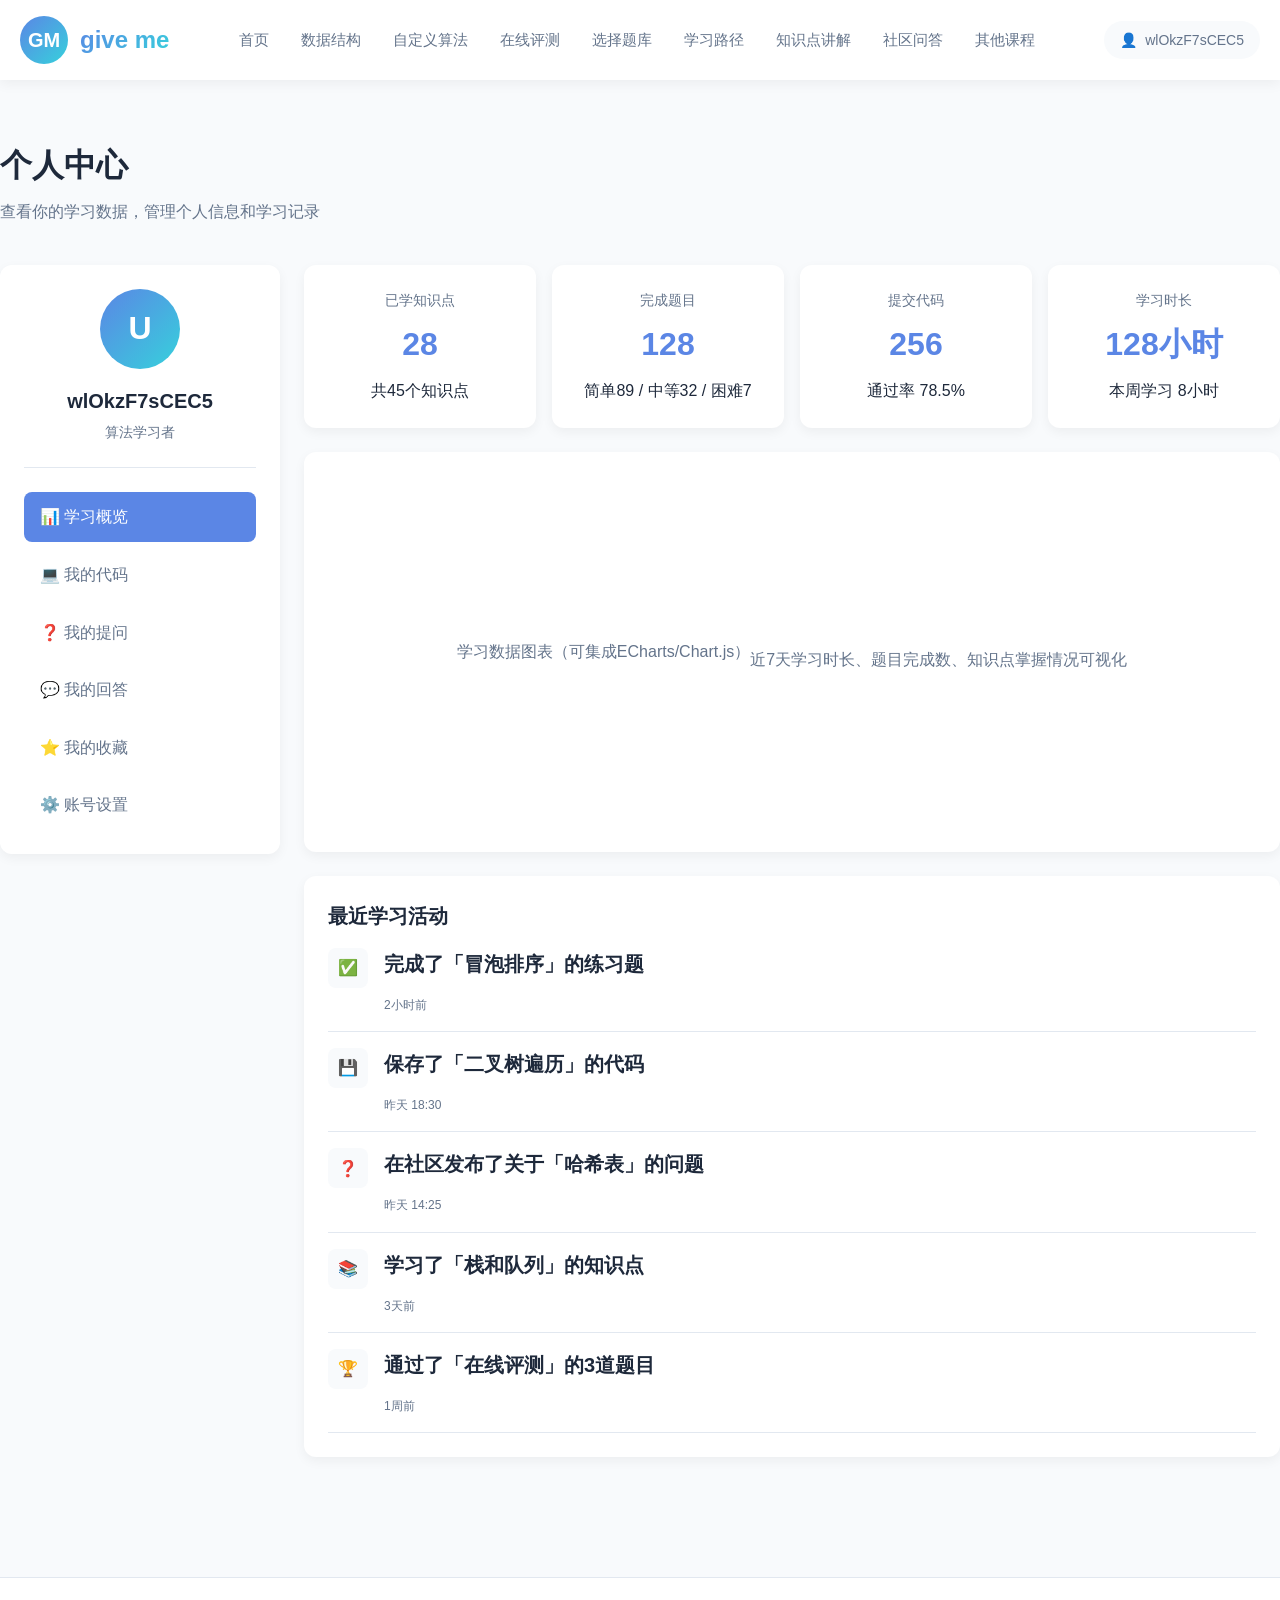
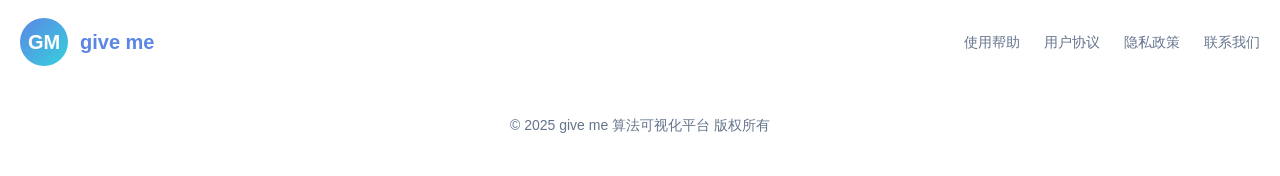
<file: profile.html>
<!DOCTYPE html>
<html lang="zh-CN">
<head>
    <meta charset="UTF-8">
    <meta name="viewport" content="width=device-width, initial-scale=1.0">
    <title>个人中心 - give me</title>
    <link rel="stylesheet" href="css/style.css">
</head>
<body>
<!-- 顶部导航 -->
<header class="header">
    <div class="container">
        <nav class="nav">
            <div class="logo">
                <div class="logo-icon">GM</div>
                <div class="logo-text">give me</div>
            </div>

            <div class="nav-menu">
                <a href="index.html" class="nav-link">首页</a>
                <a href="data-structure.html" class="nav-link">数据结构</a>
                <a href="custom-algorithm.html" class="nav-link">自定义算法</a>
                <a href="online-judge.html" class="nav-link">在线评测</a>
                <a href="choice-question.html" class="nav-link">选择题库</a>
                <a href="learning-path.html" class="nav-link">学习路径</a>
                <a href="knowledge.html" class="nav-link">知识点讲解</a>
                <a href="community.html" class="nav-link">社区问答</a>
                <a href="other-courses.html" class="nav-link">其他课程</a>
            </div>

            <div class="user-profile" onclick="window.location.href='profile.html'">
                <span>👤</span>
                <span>wlOkzF7sCEC5</span>
            </div>
        </nav>
    </div>
</header>

<!-- 主体内容 -->
<main class="container page">
    <div class="page-header">
        <h1 class="page-title">个人中心</h1>
        <p class="page-desc">查看你的学习数据，管理个人信息和学习记录</p>
    </div>

    <div class="profile-container">
        <!-- 侧边栏 -->
        <div class="profile-sidebar">
            <div class="profile-header">
                <div class="avatar">U</div>
                <div class="username">wlOkzF7sCEC5</div>
                <div class="user-role">算法学习者</div>
            </div>

            <div class="profile-menu">
                <a href="#overview" class="profile-link active">📊 学习概览</a>
                <a href="#my-code" class="profile-link">💻 我的代码</a>
                <a href="#my-questions" class="profile-link">❓ 我的提问</a>
                <a href="#my-answers" class="profile-link">💬 我的回答</a>
                <a href="#collection" class="profile-link">⭐ 我的收藏</a>
                <a href="#settings" class="profile-link">⚙️ 账号设置</a>
            </div>
        </div>

        <!-- 主内容区 -->
        <div class="profile-main">
            <!-- 学习统计 -->
            <div class="profile-stats">
                <div class="profile-stat-card">
                    <div class="stat-label">已学知识点</div>
                    <div class="stat-value">28</div>
                    <div class="stat-desc">共45个知识点</div>
                </div>
                <div class="profile-stat-card">
                    <div class="stat-label">完成题目</div>
                    <div class="stat-value">128</div>
                    <div class="stat-desc">简单89 / 中等32 / 困难7</div>
                </div>
                <div class="profile-stat-card">
                    <div class="stat-label">提交代码</div>
                    <div class="stat-value">256</div>
                    <div class="stat-desc">通过率 78.5%</div>
                </div>
                <div class="profile-stat-card">
                    <div class="stat-label">学习时长</div>
                    <div class="stat-value">128小时</div>
                    <div class="stat-desc">本周学习 8小时</div>
                </div>
            </div>

            <!-- 学习图表 -->
            <div class="learning-chart">
                学习数据图表（可集成ECharts/Chart.js）
                <p style="margin-top: 16px;">近7天学习时长、题目完成数、知识点掌握情况可视化</p>
            </div>

            <!-- 最近活动 -->
            <div class="recent-activity">
                <h3 class="activity-title">最近学习活动</h3>
                <div class="activity-list">
                    <div class="activity-item">
                        <div class="activity-icon">✅</div>
                        <div class="activity-content">
                            <div class="activity-title">完成了「冒泡排序」的练习题</div>
                            <div class="activity-time">2小时前</div>
                        </div>
                    </div>
                    <div class="activity-item">
                        <div class="activity-icon">💾</div>
                        <div class="activity-content">
                            <div class="activity-title">保存了「二叉树遍历」的代码</div>
                            <div class="activity-time">昨天 18:30</div>
                        </div>
                    </div>
                    <div class="activity-item">
                        <div class="activity-icon">❓</div>
                        <div class="activity-content">
                            <div class="activity-title">在社区发布了关于「哈希表」的问题</div>
                            <div class="activity-time">昨天 14:25</div>
                        </div>
                    </div>
                    <div class="activity-item">
                        <div class="activity-icon">📚</div>
                        <div class="activity-content">
                            <div class="activity-title">学习了「栈和队列」的知识点</div>
                            <div class="activity-time">3天前</div>
                        </div>
                    </div>
                    <div class="activity-item">
                        <div class="activity-icon">🏆</div>
                        <div class="activity-content">
                            <div class="activity-title">通过了「在线评测」的3道题目</div>
                            <div class="activity-time">1周前</div>
                        </div>
                    </div>
                </div>
            </div>
        </div>
    </div>
</main>

<!-- 页脚 -->
<footer class="footer">
    <div class="container footer-content">
        <div class="footer-logo">
            <div class="logo-icon">GM</div>
            <div class="footer-logo-text">give me</div>
        </div>

        <div class="footer-links">
            <a href="help.html" class="footer-link">使用帮助</a>
            <a href="#" class="footer-link">用户协议</a>
            <a href="#" class="footer-link">隐私政策</a>
            <a href="community.html" class="footer-link">联系我们</a>
        </div>

        <div class="footer-copyright">
            © 2025 give me 算法可视化平台 版权所有
        </div>
    </div>
</footer>

<script src="js/common.js"></script>
<script>
    // 个人中心页面交互逻辑
    document.addEventListener('DOMContentLoaded', () => {
      // 侧边栏菜单切换
      const profileLinks = document.querySelectorAll('.profile-link');
      profileLinks.forEach(link => {
        link.addEventListener('click', (e) => {
          e.preventDefault();
          // 移除所有active类
          profileLinks.forEach(item => item.classList.remove('active'));
          // 给当前点击的添加active类
          link.classList.add('active');
        });
      });
    });
</script>
</body>
</html>
</file>
<file: css/style.css>
/* 全局重置 & 基础变量 */
* {
  margin: 0;
  padding: 0;
  box-sizing: border-box;
  font-family: 'Inter', 'Microsoft YaHei', sans-serif;
}

:root {
  --primary: #5B86E5;
  --primary-dark: #36D1DC;
  --bg-main: #F8FAFC;
  --bg-card: #FFFFFF;
  --text-primary: #1E293B;
  --text-secondary: #64748B;
  --border: #E2E8F0;
  --success: #10B981;
  --warning: #F59E0B;
  --danger: #EF4444;
  --shadow: 0 4px 12px rgba(0, 0, 0, 0.05);
  --radius: 12px;
  --editor-bg: #1E293B;
  --editor-text: #E2E8F0;
  --editor-comment: #94A3B8;
  --editor-keyword: #93C5FD;
  --editor-string: #A7F3D0;
  --editor-function: #FCD34D;
}

/* 页面基础 */
body {
  background-color: var(--bg-main);
  color: var(--text-primary);
  line-height: 1.6;
}

.container {
  max-width: 1400px;
  margin: 0 auto;
  padding: 0 20px;
}

/* 顶部导航 */
.header {
  background-color: var(--bg-card);
  box-shadow: var(--shadow);
  position: fixed;
  top: 0;
  left: 0;
  right: 0;
  z-index: 999;
}

.nav {
  display: flex;
  justify-content: space-between;
  align-items: center;
  height: 80px;
}

.logo {
  display: flex;
  align-items: center;
  gap: 12px;
}

.logo-icon {
  width: 48px;
  height: 48px;
  background: linear-gradient(135deg, var(--primary), var(--primary-dark));
  border-radius: 50%;
  display: flex;
  align-items: center;
  justify-content: center;
  color: white;
  font-size: 20px;
  font-weight: bold;
}

.logo-text {
  font-size: 24px;
  font-weight: 700;
  background: linear-gradient(135deg, var(--primary), var(--primary-dark));
  -webkit-background-clip: text;
  background-clip: text;
  color: transparent;
}

.nav-menu {
  display: flex;
  gap: 32px;
}

.nav-link {
  text-decoration: none;
  color: var(--text-secondary);
  font-size: 15px;
  font-weight: 500;
  position: relative;
  transition: color 0.3s;
}

.nav-link:hover {
  color: var(--primary);
}

.nav-link.active {
  color: var(--primary);
}

.nav-link.active::after {
  content: '';
  position: absolute;
  bottom: -8px;
  left: 0;
  width: 100%;
  height: 3px;
  background: linear-gradient(90deg, var(--primary), var(--primary-dark));
  border-radius: 3px;
}

.user-profile {
  display: flex;
  align-items: center;
  gap: 8px;
  padding: 8px 16px;
  background-color: var(--bg-main);
  border-radius: 24px;
  font-size: 14px;
  color: var(--text-secondary);
  cursor: pointer;
}

/* 新手引导弹窗 */
.guide-modal {
  position: fixed;
  top: 0;
  left: 0;
  right: 0;
  bottom: 0;
  background-color: rgba(0, 0, 0, 0.7);
  display: flex;
  align-items: center;
  justify-content: center;
  z-index: 1000;
  opacity: 0;
  pointer-events: none;
  transition: opacity 0.3s;
}

.guide-modal.active {
  opacity: 1;
  pointer-events: all;
}

.guide-content {
  width: 80%;
  max-width: 800px;
  background-color: var(--bg-card);
  border-radius: var(--radius);
  padding: 32px;
  position: relative;
}

.guide-close {
  position: absolute;
  top: 16px;
  right: 16px;
  font-size: 24px;
  cursor: pointer;
  color: var(--text-secondary);
}

.guide-steps {
  display: flex;
  flex-direction: column;
  gap: 24px;
  margin-bottom: 24px;
}

.guide-step {
  display: flex;
  gap: 16px;
  align-items: flex-start;
}

.guide-step-number {
  width: 32px;
  height: 32px;
  border-radius: 50%;
  background: linear-gradient(135deg, var(--primary), var(--primary-dark));
  color: white;
  display: flex;
  align-items: center;
  justify-content: center;
  flex-shrink: 0;
}

/* 首页 Hero 区 */
.hero {
  height: calc(100vh - 80px);
  margin-top: 80px;
  display: grid;
  grid-template-columns: 1fr 1fr;
  align-items: center;
  gap: 40px;
  padding: 40px 0;
}

.hero-content {
  max-width: 600px;
}

.hero-subtitle {
  font-size: 18px;
  color: var(--primary);
  font-weight: 500;
  margin-bottom: 16px;
}

.hero-title {
  font-size: 64px;
  font-weight: 800;
  line-height: 1.2;
  margin-bottom: 24px;
  background: linear-gradient(135deg, var(--primary), var(--primary-dark));
  -webkit-background-clip: text;
  background-clip: text;
  color: transparent;
}

.hero-desc {
  font-size: 18px;
  color: var(--text-secondary);
  margin-bottom: 32px;
  line-height: 1.8;
}

.hero-cta {
  display: inline-block;
  padding: 16px 32px;
  background: linear-gradient(135deg, var(--primary), var(--primary-dark));
  color: white;
  border-radius: var(--radius);
  text-decoration: none;
  font-weight: 600;
  font-size: 16px;
  box-shadow: 0 8px 24px rgba(91, 134, 229, 0.3);
  transition: transform 0.3s;
}

.hero-cta:hover {
  transform: translateY(-4px);
}

.hero-image {
  width: 100%;
  height: 500px;
  background: linear-gradient(135deg, rgba(91, 134, 229, 0.1), rgba(54, 209, 220, 0.1));
  border-radius: var(--radius);
  display: flex;
  align-items: center;
  justify-content: center;
  overflow: hidden;
}

.hero-image img {
  width: 80%;
  opacity: 0.9;
}

/* 学习路径 */
.path-section {
  padding: 80px 0;
  background-color: var(--bg-card);
  margin: 40px 0;
  border-radius: var(--radius);
  box-shadow: var(--shadow);
}

.section-title {
  text-align: center;
  font-size: 36px;
  font-weight: 700;
  margin-bottom: 48px;
  color: var(--text-primary);
}

.path-container {
  display: flex;
  flex-wrap: wrap;
  justify-content: center;
  gap: 24px;
}

.path-card {
  width: 280px;
  padding: 24px;
  background-color: var(--bg-main);
  border-radius: var(--radius);
  text-align: center;
  transition: all 0.3s;
  border: 1px solid var(--border);
}

.path-card:hover {
  transform: translateY(-8px);
  box-shadow: var(--shadow);
  border-color: var(--primary);
}

.path-icon {
  width: 64px;
  height: 64px;
  background: linear-gradient(135deg, var(--primary), var(--primary-dark));
  border-radius: 50%;
  display: flex;
  align-items: center;
  justify-content: center;
  margin: 0 auto 16px;
  color: white;
  font-size: 24px;
}

.path-title {
  font-size: 18px;
  font-weight: 600;
  margin-bottom: 8px;
}

.path-desc {
  font-size: 14px;
  color: var(--text-secondary);
}

/* 通用页面样式 */
.page {
  margin-top: 100px;
  padding: 40px 0;
  min-height: calc(100vh - 80px);
}

.page-header {
  margin-bottom: 40px;
}

.page-title {
  font-size: 32px;
  font-weight: 700;
  color: var(--text-primary);
  margin-bottom: 8px;
}

.page-desc {
  font-size: 16px;
  color: var(--text-secondary);
}

/* 折叠面板 */
.accordion {
  max-width: 1000px;
  margin: 0 auto;
  display: flex;
  flex-direction: column;
  gap: 16px;
}

.accordion-item {
  background-color: var(--bg-card);
  border-radius: var(--radius);
  box-shadow: var(--shadow);
  overflow: hidden;
}

.accordion-header {
  padding: 20px 24px;
  display: flex;
  justify-content: space-between;
  align-items: center;
  font-size: 18px;
  font-weight: 600;
  color: var(--text-primary);
  cursor: pointer;
  background-color: var(--bg-main);
  border: none;
  width: 100%;
  text-align: left;
}

.accordion-icon {
  width: 32px;
  height: 32px;
  border-radius: 50%;
  background-color: var(--primary);
  color: white;
  display: flex;
  align-items: center;
  justify-content: center;
  transition: transform 0.3s;
}

.accordion-item.active .accordion-icon {
  transform: rotate(180deg);
}

.accordion-content {
  padding: 0 24px;
  max-height: 0;
  overflow: hidden;
  transition: all 0.3s ease;
}

.accordion-item.active .accordion-content {
  padding: 20px 24px;
  max-height: 1000px;
}

.accordion-list {
  list-style: none;
  display: grid;
  grid-template-columns: repeat(auto-fill, minmax(250px, 1fr));
  gap: 12px;
}

.accordion-list li {
  padding: 12px 16px;
  background-color: var(--bg-main);
  border-radius: 8px;
  color: var(--text-secondary);
  font-size: 15px;
}

/* 在线代码编辑器 */
.code-editor-container {
  display: flex;
  flex-direction: column;
  gap: 16px;
  margin-bottom: 24px;
}

.editor-header {
  display: flex;
  justify-content: space-between;
  align-items: center;
  padding: 8px 16px;
  background-color: var(--editor-bg);
  border-radius: 8px 8px 0 0;
  color: var(--editor-text);
}

.language-select {
  padding: 4px 8px;
  background-color: #334155;
  border: none;
  border-radius: 4px;
  color: var(--editor-text);
  cursor: pointer;
}

.editor-toolbar {
  display: flex;
  gap: 16px;
}

.toolbar-btn {
  background: none;
  border: none;
  color: var(--editor-text);
  cursor: pointer;
  display: flex;
  align-items: center;
  gap: 4px;
}

.code-editor {
  width: 100%;
  min-height: 400px;
  background-color: var(--editor-bg);
  color: var(--editor-text);
  padding: 16px;
  border-radius: 0 0 8px 8px;
  font-family: 'Consolas', 'Monaco', monospace;
  font-size: 14px;
  line-height: 1.6;
  border: none;
  resize: vertical;
  outline: none;
}

/* 运行结果面板 */
.run-result {
  display: grid;
  grid-template-columns: 1fr 1fr;
  gap: 16px;
}

.input-panel, .output-panel {
  display: flex;
  flex-direction: column;
  gap: 8px;
}

.panel-label {
  font-weight: 600;
  color: var(--text-primary);
}

.input-area, .output-area {
  width: 100%;
  min-height: 150px;
  padding: 16px;
  border: 1px solid var(--border);
  border-radius: 8px;
  font-family: 'Consolas', monospace;
  font-size: 14px;
  resize: vertical;
}

.output-area {
  background-color: #F8FAFC;
  white-space: pre-wrap;
  overflow: auto;
}

.output-success {
  color: var(--success);
}

.output-error {
  color: var(--danger);
}

/* 控制按钮组 */
.btn-group {
  display: flex;
  gap: 12px;
  margin: 16px 0;
}

.btn {
  padding: 12px 24px;
  border-radius: 8px;
  border: none;
  font-weight: 600;
  font-size: 14px;
  cursor: pointer;
  transition: all 0.3s;
  display: flex;
  align-items: center;
  gap: 8px;
}

.btn-primary {
  background: linear-gradient(135deg, var(--primary), var(--primary-dark));
  color: white;
}

.btn-primary:hover {
  transform: translateY(-2px);
  box-shadow: 0 4px 12px rgba(91, 134, 229, 0.3);
}

.btn-outline {
  background-color: transparent;
  border: 2px solid var(--primary);
  color: var(--primary);
}

.btn-outline:hover {
  background-color: var(--primary);
  color: white;
}

.btn-danger {
  background-color: var(--danger);
  color: white;
}

/* 算法可视化 */
.visualization-container {
  background-color: var(--bg-card);
  border-radius: var(--radius);
  box-shadow: var(--shadow);
  padding: 24px;
  margin-bottom: 24px;
}

.visual-title {
  font-size: 20px;
  font-weight: 600;
  margin-bottom: 16px;
  color: var(--text-primary);
}

.sort-container {
  display: flex;
  align-items: flex-end;
  height: 250px;
  gap: 8px;
  margin-bottom: 24px;
  padding: 16px;
  background-color: var(--bg-main);
  border-radius: 8px;
}

.sort-bar {
  width: 40px;
  background: linear-gradient(to top, var(--primary), var(--primary-dark));
  border-radius: 8px 8px 0 0;
  transition: all 0.5s ease;
  position: relative;
}

.sort-bar::after {
  content: attr(data-value);
  position: absolute;
  bottom: -24px;
  left: 50%;
  transform: translateX(-50%);
  color: var(--text-secondary);
  font-size: 12px;
}

.sort-bar.active {
  background: linear-gradient(to top, var(--danger), #F87171);
}

.sort-bar.sorted {
  background: linear-gradient(to top, var(--success), #34D399);
}

.visual-controls {
  display: flex;
  gap: 12px;
  margin-bottom: 16px;
}

.complexity-info {
  display: flex;
  gap: 24px;
  padding: 16px;
  background-color: var(--bg-main);
  border-radius: 8px;
  margin-top: 16px;
}

.complexity-item {
  display: flex;
  flex-direction: column;
}

.complexity-label {
  font-size: 14px;
  color: var(--text-secondary);
}

.complexity-value {
  font-size: 18px;
  font-weight: 600;
  color: var(--primary);
}

/* 在线评测页面 */
.stats-grid {
  display: grid;
  grid-template-columns: repeat(auto-fill, minmax(200px, 1fr));
  gap: 16px;
  margin-bottom: 32px;
}

.stat-card {
  background-color: var(--bg-card);
  border-radius: var(--radius);
  box-shadow: var(--shadow);
  padding: 24px;
  text-align: center;
}

.stat-value {
  font-size: 32px;
  font-weight: 700;
  color: var(--primary);
  margin: 8px 0;
}

.stat-label {
  font-size: 14px;
  color: var(--text-secondary);
}

.table-container {
  overflow-x: auto;
  background-color: var(--bg-card);
  border-radius: var(--radius);
  box-shadow: var(--shadow);
  margin-bottom: 32px;
}

.problem-table {
  width: 100%;
  border-collapse: collapse;
}

.problem-table th {
  padding: 16px;
  text-align: left;
  font-weight: 600;
  color: var(--text-primary);
  background-color: var(--bg-main);
  border-bottom: 2px solid var(--border);
}

.problem-table td {
  padding: 16px;
  border-bottom: 1px solid var(--border);
  color: var(--text-secondary);
}

.problem-table tr:hover {
  background-color: var(--bg-main);
}

.problem-link {
  color: var(--primary);
  font-weight: 600;
  text-decoration: none;
  display: flex;
  align-items: center;
  gap: 8px;
}

.problem-link:hover {
  text-decoration: underline;
}

.difficulty {
  padding: 4px 12px;
  border-radius: 20px;
  font-size: 12px;
  font-weight: 600;
}

.difficulty-easy {
  background-color: rgba(16, 185, 129, 0.1);
  color: var(--success);
}

.difficulty-medium {
  background-color: rgba(245, 158, 11, 0.1);
  color: var(--warning);
}

.difficulty-hard {
  background-color: rgba(239, 68, 68, 0.1);
  color: var(--danger);
}

.pagination {
  display: flex;
  justify-content: center;
  gap: 8px;
  margin-top: 32px;
}

.pagination-btn {
  width: 40px;
  height: 40px;
  border-radius: 8px;
  border: 1px solid var(--border);
  background-color: var(--bg-card);
  color: var(--text-secondary);
  display: flex;
  align-items: center;
  justify-content: center;
  cursor: pointer;
  transition: all 0.3s;
}

.pagination-btn:hover {
  border-color: var(--primary);
  color: var(--primary);
}

.pagination-btn.active {
  background-color: var(--primary);
  color: white;
  border-color: var(--primary);
}

/* 题目详情页 */
.problem-detail {
  background-color: var(--bg-card);
  border-radius: var(--radius);
  box-shadow: var(--shadow);
  padding: 32px;
  margin-bottom: 24px;
}

.problem-header {
  display: flex;
  justify-content: space-between;
  align-items: center;
  margin-bottom: 24px;
  padding-bottom: 16px;
  border-bottom: 1px solid var(--border);
}

.problem-meta {
  display: flex;
  gap: 16px;
  align-items: center;
}

.problem-description {
  margin-bottom: 24px;
  line-height: 1.8;
}

.problem-samples {
  display: grid;
  grid-template-columns: 1fr 1fr;
  gap: 16px;
  margin-bottom: 24px;
}

.sample-input, .sample-output {
  background-color: var(--bg-main);
  padding: 16px;
  border-radius: 8px;
}

.sample-label {
  font-weight: 600;
  margin-bottom: 8px;
  color: var(--text-primary);
}

/* 选择题库页面 */
.progress-container {
  background-color: var(--bg-card);
  border-radius: var(--radius);
  box-shadow: var(--shadow);
  padding: 24px;
  margin-bottom: 32px;
}

.progress-title {
  font-size: 20px;
  font-weight: 600;
  margin-bottom: 24px;
  color: var(--text-primary);
}

.progress-bar {
  margin-bottom: 16px;
}

.progress-label {
  display: flex;
  justify-content: space-between;
  font-size: 14px;
  color: var(--text-secondary);
  margin-bottom: 8px;
}

.progress-bg {
  height: 8px;
  background-color: var(--bg-main);
  border-radius: 4px;
  overflow: hidden;
}

.progress-fill {
  height: 100%;
  background: linear-gradient(90deg, var(--primary), var(--primary-dark));
  border-radius: 4px;
  transition: width 1s ease;
}

.categories-grid {
  display: grid;
  grid-template-columns: repeat(auto-fill, minmax(300px, 1fr));
  gap: 16px;
}

.category-card {
  background-color: var(--bg-card);
  border-radius: var(--radius);
  box-shadow: var(--shadow);
  padding: 24px;
  display: flex;
  justify-content: space-between;
  align-items: center;
  cursor: pointer;
  transition: all 0.3s;
}

.category-card:hover {
  transform: translateY(-4px);
  border-left: 4px solid var(--primary);
}

.category-title {
  font-size: 18px;
  font-weight: 600;
  color: var(--text-primary);
}

.category-icon {
  width: 40px;
  height: 40px;
  border-radius: 8px;
  background-color: var(--bg-main);
  display: flex;
  align-items: center;
  justify-content: center;
  color: var(--primary);
  font-size: 20px;
}

/* 错题本样式 */
.error-book-container {
  background-color: var(--bg-card);
  border-radius: var(--radius);
  box-shadow: var(--shadow);
  padding: 24px;
  margin-bottom: 32px;
}

.error-filter {
  display: flex;
  gap: 16px;
  margin-bottom: 24px;
  flex-wrap: wrap;
}

.filter-tag {
  padding: 8px 16px;
  background-color: var(--bg-main);
  border-radius: 20px;
  cursor: pointer;
  transition: all 0.3s;
}

.filter-tag.active {
  background-color: var(--primary);
  color: white;
}

.error-list {
  display: flex;
  flex-direction: column;
  gap: 16px;
}

.error-item {
  padding: 16px;
  border: 1px solid var(--border);
  border-radius: 8px;
  display: flex;
  justify-content: space-between;
  align-items: center;
}

.error-info {
  display: flex;
  flex-direction: column;
  gap: 4px;
}

.error-title {
  font-weight: 600;
  color: var(--text-primary);
}

.error-tag {
  font-size: 12px;
  color: var(--danger);
}

.error-actions {
  display: flex;
  gap: 8px;
}

/* 学习路径页面 */
.learning-path-container {
  display: flex;
  flex-direction: column;
  gap: 32px;
}

.path-selector {
  display: flex;
  gap: 16px;
  overflow-x: auto;
  padding-bottom: 8px;
}

.path-tab {
  padding: 12px 24px;
  background-color: var(--bg-main);
  border-radius: 8px;
  white-space: nowrap;
  cursor: pointer;
  transition: all 0.3s;
}

.path-tab.active {
  background-color: var(--primary);
  color: white;
}

.path-timeline {
  position: relative;
  padding-left: 40px;
  margin-left: 20px;
}

.path-timeline::before {
  content: '';
  position: absolute;
  top: 0;
  left: 0;
  width: 4px;
  height: 100%;
  background: linear-gradient(180deg, var(--primary), var(--primary-dark));
  border-radius: 2px;
}

.timeline-node {
  position: relative;
  margin-bottom: 32px;
}

.timeline-node::before {
  content: '';
  position: absolute;
  top: 0;
  left: -40px;
  width: 24px;
  height: 24px;
  border-radius: 50%;
  background-color: var(--primary);
  border: 4px solid var(--bg-card);
  z-index: 1;
}

.node-content {
  background-color: var(--bg-card);
  border-radius: var(--radius);
  box-shadow: var(--shadow);
  padding: 24px;
}

.node-header {
  display: flex;
  justify-content: space-between;
  align-items: center;
  margin-bottom: 16px;
}

.node-title {
  font-size: 20px;
  font-weight: 600;
  color: var(--text-primary);
}

.node-status {
  padding: 4px 12px;
  border-radius: 20px;
  font-size: 12px;
  font-weight: 600;
}

.status-not-started {
  background-color: rgba(148, 163, 184, 0.1);
  color: var(--text-secondary);
}

.status-in-progress {
  background-color: rgba(91, 134, 229, 0.1);
  color: var(--primary);
}

.status-completed {
  background-color: rgba(16, 185, 129, 0.1);
  color: var(--success);
}

.node-desc {
  color: var(--text-secondary);
  margin-bottom: 16px;
}

.node-actions {
  display: flex;
  gap: 12px;
}

/* 知识点讲解页面 */
.knowledge-container {
  display: grid;
  grid-template-columns: 280px 1fr;
  gap: 24px;
}

.knowledge-sidebar {
  background-color: var(--bg-card);
  border-radius: var(--radius);
  box-shadow: var(--shadow);
  padding: 24px;
  height: fit-content;
  position: sticky;
  top: 100px;
}

.sidebar-title {
  font-size: 18px;
  font-weight: 600;
  margin-bottom: 16px;
  padding-bottom: 8px;
  border-bottom: 1px solid var(--border);
}

.sidebar-menu {
  display: flex;
  flex-direction: column;
  gap: 8px;
}

.sidebar-link {
  padding: 8px 12px;
  border-radius: 8px;
  color: var(--text-secondary);
  text-decoration: none;
  transition: all 0.3s;
}

.sidebar-link:hover {
  background-color: var(--bg-main);
  color: var(--primary);
}

.sidebar-link.active {
  background-color: var(--primary);
  color: white;
}

.knowledge-content {
  background-color: var(--bg-card);
  border-radius: var(--radius);
  box-shadow: var(--shadow);
  padding: 32px;
}

.content-section {
  margin-bottom: 32px;
}

.section-subtitle {
  font-size: 24px;
  font-weight: 600;
  margin-bottom: 16px;
  color: var(--text-primary);
}

.content-text {
  line-height: 1.8;
  color: var(--text-secondary);
  margin-bottom: 16px;
}

.content-image {
  width: 100%;
  max-width: 600px;
  border-radius: 8px;
  margin: 16px 0;
}

.content-code {
  background-color: var(--editor-bg);
  color: var(--editor-text);
  padding: 16px;
  border-radius: 8px;
  font-family: 'Consolas', monospace;
  font-size: 14px;
  line-height: 1.6;
  overflow-x: auto;
  margin: 16px 0;
}

.content-note {
  background-color: rgba(245, 158, 11, 0.1);
  border-left: 4px solid var(--warning);
  padding: 16px;
  border-radius: 0 8px 8px 0;
  margin: 16px 0;
}

.note-title {
  font-weight: 600;
  margin-bottom: 8px;
  color: var(--warning);
}

/* 社区问答页面 */
.community-container {
  display: grid;
  grid-template-columns: 280px 1fr;
  gap: 24px;
}

.community-sidebar {
  background-color: var(--bg-card);
  border-radius: var(--radius);
  box-shadow: var(--shadow);
  padding: 24px;
  height: fit-content;
  position: sticky;
  top: 100px;
}

.community-stats {
  display: flex;
  flex-direction: column;
  gap: 16px;
  margin-bottom: 24px;
}

.community-stat {
  display: flex;
  justify-content: space-between;
  align-items: center;
}

.community-main {
  display: flex;
  flex-direction: column;
  gap: 24px;
}

.question-form {
  background-color: var(--bg-card);
  border-radius: var(--radius);
  box-shadow: var(--shadow);
  padding: 24px;
}

.form-title {
  font-size: 20px;
  font-weight: 600;
  margin-bottom: 16px;
}

.form-group {
  margin-bottom: 16px;
}

.form-label {
  display: block;
  margin-bottom: 8px;
  font-weight: 600;
}

.form-input {
  width: 100%;
  padding: 12px 16px;
  border: 1px solid var(--border);
  border-radius: 8px;
  font-size: 14px;
}

.form-textarea {
  width: 100%;
  min-height: 150px;
  padding: 12px 16px;
  border: 1px solid var(--border);
  border-radius: 8px;
  font-size: 14px;
  resize: vertical;
}

.questions-list {
  display: flex;
  flex-direction: column;
  gap: 16px;
}

.question-item {
  background-color: var(--bg-card);
  border-radius: var(--radius);
  box-shadow: var(--shadow);
  padding: 24px;
  transition: all 0.3s;
}

.question-item:hover {
  transform: translateY(-4px);
}

.question-header {
  display: flex;
  justify-content: space-between;
  margin-bottom: 16px;
}

.question-author {
  display: flex;
  align-items: center;
  gap: 8px;
  font-size: 14px;
  color: var(--text-secondary);
}

.question-meta {
  display: flex;
  gap: 16px;
  font-size: 14px;
  color: var(--text-secondary);
}

.question-title {
  font-size: 20px;
  font-weight: 600;
  margin-bottom: 8px;
  color: var(--text-primary);
}

.question-tags {
  display: flex;
  gap: 8px;
  margin-bottom: 16px;
}

.question-tag {
  padding: 4px 8px;
  background-color: var(--bg-main);
  border-radius: 4px;
  font-size: 12px;
  color: var(--text-secondary);
}

/* 个人中心页面 */
.profile-container {
  display: grid;
  grid-template-columns: 280px 1fr;
  gap: 24px;
}

.profile-sidebar {
  background-color: var(--bg-card);
  border-radius: var(--radius);
  box-shadow: var(--shadow);
  padding: 24px;
  height: fit-content;
  position: sticky;
  top: 100px;
}

.profile-header {
  display: flex;
  flex-direction: column;
  align-items: center;
  padding-bottom: 24px;
  border-bottom: 1px solid var(--border);
  margin-bottom: 24px;
}

.avatar {
  width: 80px;
  height: 80px;
  border-radius: 50%;
  background: linear-gradient(135deg, var(--primary), var(--primary-dark));
  display: flex;
  align-items: center;
  justify-content: center;
  color: white;
  font-size: 32px;
  font-weight: bold;
  margin-bottom: 16px;
}

.username {
  font-size: 20px;
  font-weight: 600;
  margin-bottom: 4px;
}

.user-role {
  font-size: 14px;
  color: var(--text-secondary);
}

.profile-menu {
  display: flex;
  flex-direction: column;
  gap: 8px;
}

.profile-link {
  padding: 12px 16px;
  border-radius: 8px;
  color: var(--text-secondary);
  text-decoration: none;
  display: flex;
  align-items: center;
  gap: 8px;
  transition: all 0.3s;
}

.profile-link:hover {
  background-color: var(--bg-main);
  color: var(--primary);
}

.profile-link.active {
  background-color: var(--primary);
  color: white;
}

.profile-main {
  display: flex;
  flex-direction: column;
  gap: 24px;
}

.profile-stats {
  display: grid;
  grid-template-columns: repeat(auto-fill, minmax(200px, 1fr));
  gap: 16px;
}

.profile-stat-card {
  background-color: var(--bg-card);
  border-radius: var(--radius);
  box-shadow: var(--shadow);
  padding: 24px;
  text-align: center;
}

.learning-chart {
  background-color: var(--bg-card);
  border-radius: var(--radius);
  box-shadow: var(--shadow);
  padding: 24px;
  height: 400px;
  display: flex;
  align-items: center;
  justify-content: center;
  color: var(--text-secondary);
}

.recent-activity {
  background-color: var(--bg-card);
  border-radius: var(--radius);
  box-shadow: var(--shadow);
  padding: 24px;
}

.activity-title {
  font-size: 20px;
  font-weight: 600;
  margin-bottom: 16px;
}

.activity-list {
  display: flex;
  flex-direction: column;
  gap: 16px;
}

.activity-item {
  display: flex;
  gap: 16px;
  padding-bottom: 16px;
  border-bottom: 1px solid var(--border);
}

.activity-icon {
  width: 40px;
  height: 40px;
  border-radius: 8px;
  background-color: var(--bg-main);
  display: flex;
  align-items: center;
  justify-content: center;
  color: var(--primary);
  flex-shrink: 0;
}

.activity-content {
  flex: 1;
}

.activity-time {
  font-size: 12px;
  color: var(--text-secondary);
  margin-top: 4px;
}

/* 帮助中心页面 */
.help-container {
  display: grid;
  grid-template-columns: 280px 1fr;
  gap: 24px;
}

.help-sidebar {
  background-color: var(--bg-card);
  border-radius: var(--radius);
  box-shadow: var(--shadow);
  padding: 24px;
  height: fit-content;
  position: sticky;
  top: 100px;
}

.help-content {
  background-color: var(--bg-card);
  border-radius: var(--radius);
  box-shadow: var(--shadow);
  padding: 32px;
}

.faq-item {
  margin-bottom: 24px;
}

.faq-question {
  font-size: 18px;
  font-weight: 600;
  margin-bottom: 8px;
  color: var(--text-primary);
}

.faq-answer {
  line-height: 1.8;
  color: var(--text-secondary);
}

/* 其他课程页面 */
.courses-grid {
  display: grid;
  grid-template-columns: repeat(auto-fill, minmax(250px, 1fr));
  gap: 24px;
}

.course-card {
  background-color: var(--bg-card);
  border-radius: var(--radius);
  box-shadow: var(--shadow);
  padding: 32px;
  text-align: center;
  transition: all 0.3s;
  position: relative;
  overflow: hidden;
}

.course-card::before {
  content: '';
  position: absolute;
  top: 0;
  left: 0;
  width: 100%;
  height: 4px;
  background: linear-gradient(90deg, var(--primary), var(--primary-dark));
}

.course-card:hover {
  transform: translateY(-8px);
  box-shadow: 0 12px 24px rgba(0, 0, 0, 0.1);
}

.course-icon {
  width: 80px;
  height: 80px;
  border-radius: 50%;
  background: linear-gradient(135deg, rgba(91, 134, 229, 0.1), rgba(54, 209, 220, 0.1));
  display: flex;
  align-items: center;
  justify-content: center;
  margin: 0 auto 16px;
  color: var(--primary);
  font-size: 32px;
}

.course-title {
  font-size: 20px;
  font-weight: 600;
  color: var(--text-primary);
  margin-bottom: 8px;
}

/* 页脚 */
.footer {
  background-color: var(--bg-card);
  padding: 40px 0;
  margin-top: 80px;
  border-top: 1px solid var(--border);
}

.footer-content {
  display: flex;
  justify-content: space-between;
  align-items: center;
  flex-wrap: wrap;
  gap: 24px;
}

.footer-logo {
  display: flex;
  align-items: center;
  gap: 12px;
}

.footer-logo-text {
  font-size: 20px;
  font-weight: 700;
  color: var(--primary);
}

.footer-links {
  display: flex;
  gap: 24px;
}

.footer-link {
  color: var(--text-secondary);
  text-decoration: none;
  font-size: 14px;
}

.footer-link:hover {
  color: var(--primary);
}

.footer-copyright {
  width: 100%;
  text-align: center;
  margin-top: 24px;
  font-size: 14px;
  color: var(--text-secondary);
}

/* 响应式适配 */
@media (max-width: 1024px) {
  .hero {
    grid-template-columns: 1fr;
    text-align: center;
  }

  .code-visual-container {
    grid-template-columns: 1fr;
  }

  .nav-menu {
    gap: 16px;
  }

  .knowledge-container,
  .community-container,
  .profile-container,
  .help-container {
    grid-template-columns: 1fr;
  }

  .run-result {
    grid-template-columns: 1fr;
  }
}

@media (max-width: 768px) {
  .nav {
    height: auto;
    padding: 16px 0;
    flex-direction: column;
    gap: 16px;
  }

  .nav-menu {
    flex-wrap: wrap;
    justify-content: center;
  }

  .hero {
    margin-top: 120px;
    height: auto;
  }

  .hero-title {
    font-size: 48px;
  }

  .section-title {
    font-size: 28px;
  }

  .path-container {
    gap: 16px;
  }

  .path-card {
    width: 100%;
  }

  .guide-content {
    width: 95%;
    padding: 24px;
  }
}
</file>
